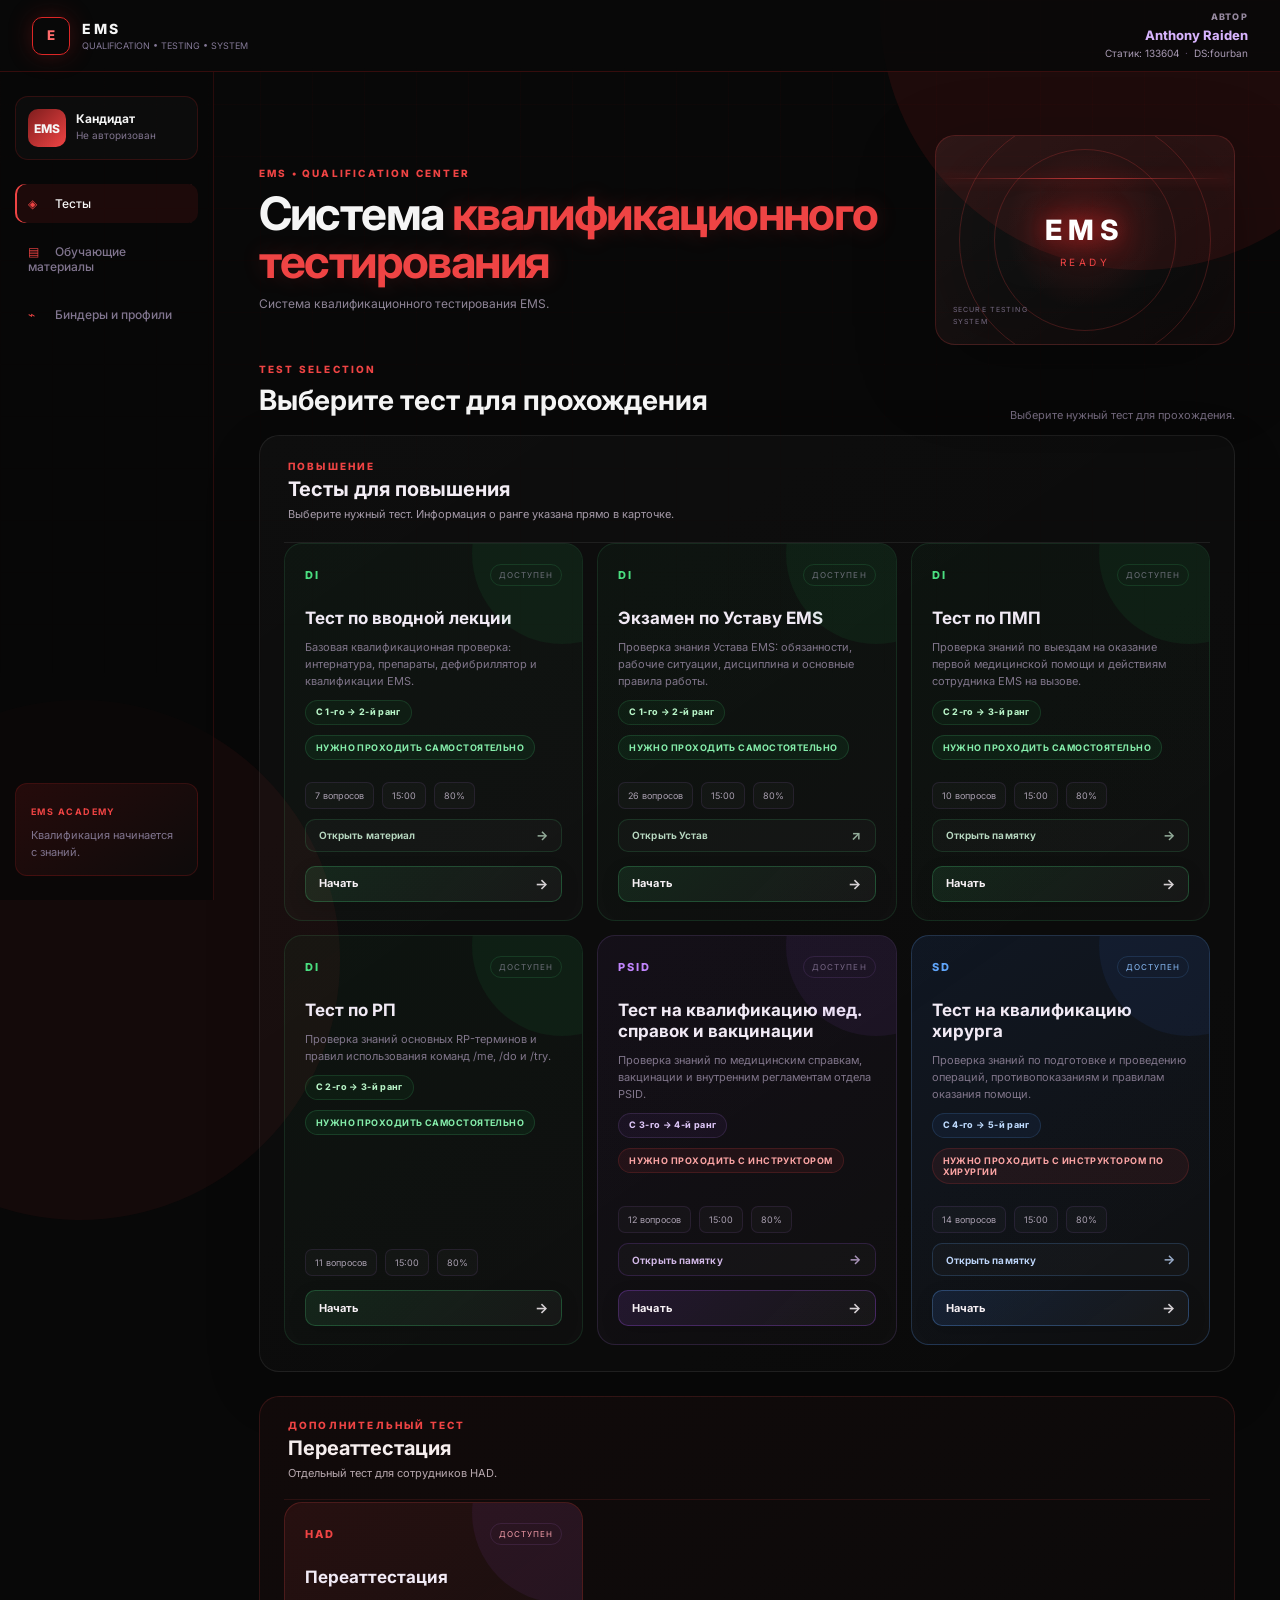
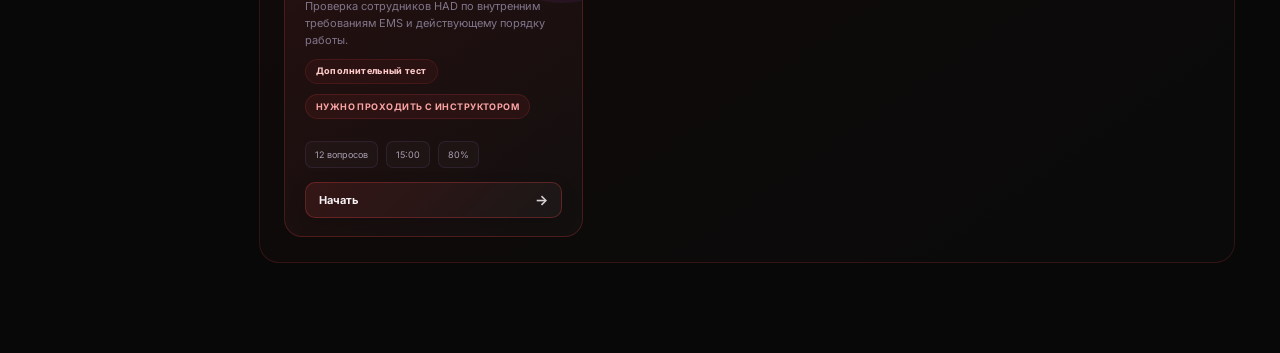
<file: index.html>
<!DOCTYPE html>

<html lang="ru">
<head>
<meta charset="utf-8"/>
<meta content="width=device-width, initial-scale=1.0" name="viewport"/>
<title>EMS • QUALIFICATION CENTER</title>
<link href="https://fonts.googleapis.com" rel="preconnect"/>
<link crossorigin="" href="https://fonts.gstatic.com" rel="preconnect"/>
<link href="https://fonts.googleapis.com/css2?family=Inter:wght@400;500;600;700;800&amp;display=swap" rel="stylesheet"/>
<link href="styles.css?v=42ae46be" rel="stylesheet"/>
<link href="assets/favicon.svg" rel="icon" type="image/svg+xml"/>
<meta content="#090909" name="theme-color"/>
<style>
.rp-block{margin:14px 0;padding:13px 16px;border:1px solid rgba(192,132,252,.15);background:rgba(255,255,255,.03);border-radius:10px;color:#d9d0df;font-family:ui-monospace,SFMono-Regular,Consolas,monospace;font-size:12px;line-height:1.7;overflow:auto}
.algorithm-card h4{margin:26px 0 10px;font-size:16px;color:#eee6f8}
.algorithm-card h5{margin:18px 0 8px;font-size:14px;color:#c084fc}
.source-note{font-size:11px;color:#766a82}
</style></head>
<body>
<div class="bg-grid"></div>
<div class="orb orb-a"></div>
<div class="orb orb-b"></div>
<header class="topbar">
<div class="brand">
<button class="brand-mark" id="mobileMenuBtn" type="button" aria-label="Открыть меню" aria-controls="siteSidebar" aria-expanded="false"><span class="brand-letter">E</span><span class="brand-menu-glyph" aria-hidden="true">≡</span></button>
<div>
<div class="brand-name">EMS</div>
<div class="brand-sub">QUALIFICATION • TESTING • SYSTEM</div>
</div>
</div>
<div class="top-author" aria-label="Автор сайта"><span class="top-author-label">АВТОР</span><button class="top-author-name" id="raidenEasterEggTrigger" type="button" aria-haspopup="dialog" aria-controls="raidenEasterEgg"><strong>Anthony Raiden</strong></button><span class="top-author-meta">Статик: 133604 <i>·</i> DS:fourban</span></div>
</header>
<div class="mobile-nav-backdrop" id="mobileNavBackdrop" aria-hidden="true"></div>
<main class="shell">
<aside class="sidebar" id="siteSidebar">
<div class="profile-card">
<div class="avatar" id="candidateAvatar">PS</div>
<div>
<strong>Кандидат</strong>
<span id="candidateLabel">Не авторизован</span><span class="static-id-label" id="staticIdLabel"></span>
</div>
</div>
<nav>
<button class="nav-item active" data-screen="home"><span>◈</span> Тесты</button>
<button class="nav-item" data-screen="info"><span>▤</span> Обучающие материалы</button>
<button class="nav-item" data-screen="binders"><span>⌁</span> Биндеры и профили</button>
</nav>
<div class="side-note">
<span>EMS ACADEMY</span>
<p>Квалификация начинается с знаний.</p>
</div>
</aside>
<section class="content">
<div class="screen active" id="home">
<section class="home-hero-compact">
<div class="home-hero-copy">
<div class="eyebrow" id="heroEyebrow">EMS • QUALIFICATION CENTER</div>
<h1>Система <span>квалификационного тестирования</span></h1>
<p id="heroDescription">Выберите тест для прохождения.</p>
</div>
<div class="hero-panel" aria-label="Информация об отделе">
<div class="scan-line"></div>
<div class="panel-logo" id="panelLogo">EMS</div>
<div class="panel-circle" id="panelCircle">EMS</div>
<div class="panel-caption">SECURE TESTING<br/>SYSTEM</div>
</div>
</section>
<section class="section-head chooser-head home-test-heading">
<div><div class="eyebrow">TEST SELECTION</div><h2>Выберите тест для прохождения</h2></div>
<p class="chooser-hint">Выберите нужный тест для прохождения.</p>
</section>
<div class="flat-test-layout"><section class="promotion-tests-panel flat-promotion-panel"><div class="promotion-panel-head"><div class="eyebrow">ПОВЫШЕНИЕ</div><h2>Тесты для повышения</h2><p>Выберите нужный тест. Информация о ранге указана прямо в карточке.</p></div><div class="flat-test-grid promotion-flat-grid"><article class="test-choice di-choice" data-test="di">
<div class="choice-top"><span class="choice-code">DI</span><span class="choice-status">ДОСТУПЕН</span></div>
<h3>Тест по вводной лекции</h3>
<p>Базовая квалификационная проверка: интернатура, препараты, дефибриллятор и квалификации EMS.</p><div class="choice-rank">С 1-го → 2-й ранг</div>
<div class="choice-note self">Нужно проходить самостоятельно</div>
<div class="choice-meta"><span>7 вопросов</span><span>15:00</span><span>80%</span></div>
<button class="choice-material" data-study-screen="lecture" type="button">Открыть материал <b>→</b></button>
<button class="choice-start" type="button">Начать <b>→</b></button>
</article><article class="test-choice di-choice" data-test="di_ustav">
<div class="choice-top"><span class="choice-code">DI</span><span class="choice-status">ДОСТУПЕН</span></div>
<h3>Экзамен по Уставу EMS</h3>
<p>Проверка знания Устава EMS: обязанности, рабочие ситуации, дисциплина и основные правила работы.</p><div class="choice-rank">С 1-го → 2-й ранг</div>
<div class="choice-note self">Нужно проходить самостоятельно</div>
<div class="choice-meta"><span>26 вопросов</span><span>15:00</span><span>80%</span></div>
<a class="choice-material" href="https://forum.majestic-rp.ru/threads/ustav-emergency-medical-service.3617851/" target="_blank" rel="noopener noreferrer">Открыть Устав <b>↗</b></a>
<button class="choice-start" type="button">Начать <b>→</b></button>
</article><article class="test-choice di-choice" data-test="di_pmp">
<div class="choice-top"><span class="choice-code">DI</span><span class="choice-status">ДОСТУПЕН</span></div>
<h3>Тест по ПМП</h3>
<p>Проверка знаний по выездам на оказание первой медицинской помощи и действиям сотрудника EMS на вызове.</p><div class="choice-rank">С 2-го → 3-й ранг</div>
<div class="choice-note self">Нужно проходить самостоятельно</div>
<div class="choice-meta"><span>10 вопросов</span><span>15:00</span><span>80%</span></div>
<button class="choice-material" data-study-screen="pmp" type="button">Открыть памятку <b>→</b></button>
<button class="choice-start" type="button">Начать <b>→</b></button>
</article><article class="test-choice di-choice" data-test="di_rp">
<div class="choice-top"><span class="choice-code">DI</span><span class="choice-status">ДОСТУПЕН</span></div>
<h3>Тест по РП</h3>
<p>Проверка знаний основных RP-терминов и правил использования команд /me, /do и /try.</p><div class="choice-rank">С 2-го → 3-й ранг</div>
<div class="choice-note self">Нужно проходить самостоятельно</div>
<div class="choice-meta"><span>11 вопросов</span><span>15:00</span><span>80%</span></div>
<button class="choice-start" type="button">Начать <b>→</b></button>
</article><article class="test-choice psid-choice" data-test="psid">
<div class="choice-top"><span class="choice-code">PSID</span><span class="choice-status">ДОСТУПЕН</span></div>
<h3>Тест на квалификацию мед. справок и вакцинации</h3>
<p>Проверка знаний по медицинским справкам, вакцинации и внутренним регламентам отдела PSID.</p><div class="choice-rank">С 3-го → 4-й ранг</div>
<div class="choice-note instructor">Нужно проходить с инструктором</div>
<div class="choice-meta"><span>12 вопросов</span><span>15:00</span><span>80%</span></div>
<button class="choice-material" data-study-screen="qualificationGuide" type="button">Открыть памятку <b>→</b></button>
<button class="choice-start" type="button">Начать <b>→</b></button>
</article><article class="test-choice surgery-choice" data-test="surgery">
<div class="choice-top"><span class="choice-code">SD</span><span class="choice-status">ДОСТУПЕН</span></div>
<h3>Тест на квалификацию хирурга</h3>
<p>Проверка знаний по подготовке и проведению операций, противопоказаниям и правилам оказания помощи.</p><div class="choice-rank">С 4-го → 5-й ранг</div>
<div class="choice-note instructor">Нужно проходить с инструктором по хирургии</div>
<div class="choice-meta"><span>14 вопросов</span><span>15:00</span><span>80%</span></div>
<button class="choice-material" data-study-screen="surgeryGuide" type="button">Открыть памятку <b>→</b></button>
<button class="choice-start" type="button">Начать <b>→</b></button>
</article></div></section><section class="extra-tests-panel flat-extra-panel"><div class="extra-tests-head"><div class="eyebrow">ДОПОЛНИТЕЛЬНЫЙ ТЕСТ</div><h2>Переаттестация</h2><p>Отдельный тест для сотрудников HAD.</p></div><div class="flat-test-grid extra-flat-grid"><article class="test-choice had-choice" data-test="charter">
<div class="choice-top"><span class="choice-code">HAD</span><span class="choice-status">ДОСТУПЕН</span></div>
<h3>Переаттестация</h3>
<p>Проверка сотрудников HAD по внутренним требованиям EMS и действующему порядку работы.</p><div class="choice-rank">Дополнительный тест</div>
<div class="choice-note instructor">Нужно проходить с инструктором</div>
<div class="choice-meta"><span>12 вопросов</span><span>15:00</span><span>80%</span></div>
<button class="choice-start" type="button">Начать <b>→</b></button>
</article></div></section></div>
</div>

<div class="screen" id="info">
<div class="page-title info-title">
<div class="eyebrow">EMS • INFORMATION</div>
<h1>Обучающие материалы</h1>
<p>Материалы и полезная информация для сотрудников EMS.</p>
</div>
<div class="internship-guide-grid qualification-guide-grid info-overview-guide-grid">
<article class="internship-guide-card" id="openInternshipBtn">
<div class="guide-cover"><img alt="Материалы интернатуры" src="assets/cover_intro.webp"/><span class="guide-icon">▣</span><span class="guide-badge">01</span></div>
<div class="guide-body"><div class="guide-meta">ОБУЧЕНИЕ</div><h3>Интернатура</h3><p>8 учебных материалов для подготовки к работе и повышению в EMS.</p><span class="guide-link">Открыть раздел <b>→</b></span></div>
</article>
<article class="internship-guide-card" id="openQualificationsBtn">
<div class="guide-cover"><img alt="Квалификации" src="assets/cover_vaccination.webp"/><span class="guide-icon">✚</span><span class="guide-badge">02</span></div>
<div class="guide-body"><div class="guide-meta">РАЗВИТИЕ</div><h3>Квалификации</h3><p>2 памятки по квалификациям EMS с учебными материалами и инструкциями.</p><span class="guide-link">Открыть материалы <b>→</b></span></div>
</article>
</div>
</div>
<div class="screen binders-screen" id="binders">
<div class="page-title binders-title">
<div class="eyebrow">EMS • TOOLS</div>
<h1>Биндеры и профили</h1>
<p>Скачайте нужный биндер, затем выберите профиль EMS и подходящий вариант.</p>
</div>

<section class="binder-programs">
<article class="binder-program-card" data-binder-program="a5i">
<div class="binder-program-icon">A5</div>
<div class="binder-program-copy">
<span class="binder-kicker">ПРОГРАММА 01</span>
<h2>A5iBinder</h2>
<p>Профили в формате <b>.a5i</b>.</p>
<div class="binder-guide-copy"><strong>Видео-инструкция по программе</strong><span>Установка и базовая настройка</span></div>
</div>
<div class="binder-program-actions">
<a class="btn primary binder-download-main" href="https://drive.google.com/uc?export=download&id=1GeOIz-69fxZPPzydHryrPaoZy-spYHat" target="_blank" rel="noopener noreferrer">Скачать программу →</a>
<button class="btn ghost binder-select-program" type="button" data-binder-target="a5i">Показать профили</button>
<a class="btn ghost binder-guide-link" href="https://www.youtube.com/watch?v=eZ74JZRfTPk" target="_blank" rel="noopener noreferrer">▶ Смотреть инструкцию</a>
</div>
</article>

<article class="binder-program-card" data-binder-program="binderbot">
<div class="binder-program-icon">BB</div>
<div class="binder-program-copy">
<span class="binder-kicker">ПРОГРАММА 02</span>
<h2>BinderBot</h2>
<p>Профили в форматах <b>.json</b> и <b>.bb</b>.</p>
<div class="binder-guide-copy"><strong>Видео-инструкция по программе</strong><span>Установка и базовая настройка</span></div>
</div>
<div class="binder-program-actions">
<a class="btn primary binder-download-main" href="https://drive.google.com/uc?export=download&id=134Ud7A106xy8oa5qgPS_yvPSGk9iMW23" target="_blank" rel="noopener noreferrer">Скачать программу →</a>
<button class="btn ghost binder-select-program" type="button" data-binder-target="binderbot">Показать профили</button>
<a class="btn ghost binder-guide-link" href="https://www.youtube.com/watch?v=oyUuthNrlVQ" target="_blank" rel="noopener noreferrer">▶ Смотреть инструкцию</a>
</div>
</article>
</section>

<section class="binder-profiles-section">
<div class="binder-profiles-head">
<div>
<div class="eyebrow">PROFILES</div>
<h2 id="binderProfilesTitle">Профили EMS</h2>
<p>Сначала выберите программу, затем нужную категорию и вариант профиля.</p>
</div>

</div>

<div class="binder-profile-grid" data-binder-panel="a5i" hidden>
<article class="binder-profile-card"><div class="binder-profile-top"><span>EMS</span><span>.A5I</span></div><h3>Стандартный EMS</h3><p>Базовый профиль для повседневной работы сотрудника EMS.</p><div class="binder-gender-actions"><a href="https://drive.google.com/uc?export=download&id=1I_qj02HeNLo7E90INIdZ45kJXWmgam2n" target="_blank" rel="noopener noreferrer">♂ Мужской</a><a href="https://drive.google.com/uc?export=download&id=1F0oCXYA8QdUPAYxbw5sSEL-TUX52_8rt" target="_blank" rel="noopener noreferrer">♀ Женский</a></div></article>
<article class="binder-profile-card"><div class="binder-profile-top"><span>EMS</span><span>.A5I</span></div><h3>Ветеринария</h3><p>Профиль для квалификации и работы по направлению ветеринарии.</p><div class="binder-gender-actions"><a href="https://drive.google.com/uc?export=download&id=1gNWjZ-o3rozRprZ9cf04KhdOD0_sMwtg" target="_blank" rel="noopener noreferrer">♂ Мужской</a><a href="https://drive.google.com/uc?export=download&id=1ScHygRA2xPtpFip6_nJqM7fL0pHrv5uM" target="_blank" rel="noopener noreferrer">♀ Женский</a></div></article>
<article class="binder-profile-card"><div class="binder-profile-top"><span>EMS</span><span>.A5I</span></div><h3>Хирургия</h3><p>Профиль для квалификации и работы по направлению хирургии.</p><div class="binder-gender-actions"><a href="https://drive.google.com/uc?export=download&id=12leu_1IVGtDyFIhhwxhieTh0b0I2P3Qv" target="_blank" rel="noopener noreferrer">♂ Мужской</a><a href="https://drive.google.com/uc?export=download&id=1X3aNAjL1Xzu19IkxeWHF2-GD9kCTgM08" target="_blank" rel="noopener noreferrer">♀ Женский</a></div></article>
<article class="binder-profile-card"><div class="binder-profile-top"><span>PSID</span><span>.A5I</span></div><h3>PSID — SES</h3><p>Профиль санитарно-эпидемиологического направления PSID.</p><div class="binder-gender-actions"><a href="https://drive.google.com/uc?export=download&id=1CRBQ6yPGhsG0y5OyFA-Bb4HQZglpmlkY" target="_blank" rel="noopener noreferrer">♂ Мужской</a><a href="https://drive.google.com/uc?export=download&id=1wLtqPOpdRsq4K9iWyLOHaEAEK-k70qEQ" target="_blank" rel="noopener noreferrer">♀ Женский</a></div></article>
<article class="binder-profile-card"><div class="binder-profile-top"><span>PSID</span><span>.A5I</span></div><h3>PSID — Психология</h3><p>Профиль для проведения психологических проверок и связанных отыгровок.</p><div class="binder-gender-actions"><a href="https://drive.google.com/uc?export=download&id=1Im5YEC3Gr-5g7zLhGfg7NDid0D4WJQso" target="_blank" rel="noopener noreferrer">♂ Мужской</a><a href="https://drive.google.com/uc?export=download&id=18X8q-vDR9zMovHszRG2GCp8pKtQ3D9Fg" target="_blank" rel="noopener noreferrer">♀ Женский</a></div></article>
</div>

<div class="binder-profile-grid" data-binder-panel="binderbot" hidden>
<article class="binder-profile-card"><div class="binder-profile-top"><span>EMS</span><span>.JSON</span></div><h3>Стандартный EMS</h3><p>Базовый профиль для повседневной работы сотрудника EMS.</p><div class="binder-gender-actions"><a href="https://drive.google.com/uc?export=download&id=1jEw2Mr-kdsJRKByPWHexQ7jCG6h9LZTd" target="_blank" rel="noopener noreferrer">♂ Мужской</a><a href="https://drive.google.com/uc?export=download&id=1AAjSLuwVesV_IgQA42cLSrDK-FIYvg0K" target="_blank" rel="noopener noreferrer">♀ Женский</a></div></article>
<article class="binder-profile-card"><div class="binder-profile-top"><span>EMS</span><span>.JSON</span></div><h3>Ветеринария</h3><p>Профиль для квалификации и работы по направлению ветеринарии.</p><div class="binder-gender-actions"><a href="https://drive.google.com/uc?export=download&id=1kY_yMYvFzwPv8cs8BdIlxe1j2yKekhqR" target="_blank" rel="noopener noreferrer">♂ Мужской</a><a href="https://drive.google.com/uc?export=download&id=12R9vVRMt7yqW-_EFrgU6aDVR_ofDYyNE" target="_blank" rel="noopener noreferrer">♀ Женский</a></div></article>
<article class="binder-profile-card"><div class="binder-profile-top"><span>EMS</span><span>.JSON</span></div><h3>Хирургия</h3><p>Профиль для квалификации и работы по направлению хирургии.</p><div class="binder-gender-actions"><a href="https://drive.google.com/uc?export=download&id=1-6l_gfgClTimG2ObMEnBxe0cVnKtY2pQ" target="_blank" rel="noopener noreferrer">♂ Мужской</a><a href="https://drive.google.com/uc?export=download&id=1FpuZ3-oU2lywUn2M-x96AWZfvzaNSuxZ" target="_blank" rel="noopener noreferrer">♀ Женский</a></div></article>
<article class="binder-profile-card"><div class="binder-profile-top"><span>PSID</span><span>.BB</span></div><h3>PSID — SES</h3><p>Профиль санитарно-эпидемиологического направления PSID.</p><div class="binder-gender-actions"><a href="https://drive.google.com/uc?export=download&id=1q_xo6atNcPb0rbxKrDmPbw6xDPkINxVK" target="_blank" rel="noopener noreferrer">♂ Мужской</a><a href="https://drive.google.com/uc?export=download&id=1yvndTewOQjHoHdJGx2Iwf0uFyKD1anWx" target="_blank" rel="noopener noreferrer">♀ Женский</a></div></article>
<article class="binder-profile-card"><div class="binder-profile-top"><span>PSID</span><span>.BB</span></div><h3>PSID — Психология</h3><p>Профиль для проведения психологических проверок и связанных отыгровок.</p><div class="binder-gender-actions"><a href="https://drive.google.com/uc?export=download&id=1lwQ333q5KDdmg21SCV_fF2gGs5-HqoTm" target="_blank" rel="noopener noreferrer">♂ Мужской</a><a href="https://drive.google.com/uc?export=download&id=1xj8BNHkK6TJtM97NwoErZrT0Qm80DzDH" target="_blank" rel="noopener noreferrer">♀ Женский</a></div></article>
</div>

<div class="binder-help">
<div><strong>Как пользоваться?</strong><span>1. Скачайте программу → 2. Выберите профиль → 3. Выберите мужской или женский вариант.</span></div>
<a class="btn ghost" href="https://drive.google.com/drive/folders/1EGY6EHuBD7hINklj-WPl7AffOZHp3TR9?usp=drive_link" target="_blank" rel="noopener noreferrer">Открыть всю папку Google Drive ↗</a>
</div>
</section>
</div>
<div class="screen qualification-menu-screen" id="qualificationMenu">
<div class="page-title internship-header">
<button class="btn ghost" id="backFromQualificationMenu">← Назад к информации</button>
<div class="eyebrow">EMS • QUALIFICATIONS</div>
<h1>Квалификации</h1>
<p>Выберите нужную памятку и изучайте материал по квалификации.</p><div class="section-test-note instructor-test-note">Тесты по квалификациям проходят с инструктором.</div>
</div>
<div class="internship-guide-grid qualification-guide-grid">
<article class="internship-guide-card" data-open="qualificationGuide">
<div class="guide-cover"><img alt="Памятка: Выдача медицинских карт и вакцинация" src="assets/cover_vaccination.webp"/><span class="guide-icon">▣</span><span class="guide-badge">01</span></div>
<div class="guide-body"><div class="guide-meta">КВАЛИФИКАЦИЯ</div><h3>Памятка: Выдача медицинских карт и вакцинация</h3><p>Единый учебный материал по вакцинации и выдаче медицинских справок.</p><span class="guide-link">Открыть памятку <b>→</b></span></div>
</article>
<article class="internship-guide-card" data-open="surgeryGuide">
<div class="guide-cover"><img alt="Памятка по квалификации Хирургия" src="assets/cover_surgery.webp"/><span class="guide-icon">✚</span><span class="guide-badge">02</span></div>
<div class="guide-body"><div class="guide-meta">КВАЛИФИКАЦИЯ</div><h3>Памятка по квалификации «Хирургия»</h3><p>Подготовка и проведение операций, противопоказания, правила оказания помощи и рабочие места.</p><span class="guide-link">Открыть памятку <b>→</b></span></div>
</article>
</div>
</div>
<div class="screen material-screen qualifications-screen surgery-guide-screen" id="surgeryGuide">
<div class="page-title lecture-header">
<button class="btn ghost" id="backFromSurgery">← Назад к квалификациям</button>
<div class="eyebrow">QUALIFICATION • SURGERY</div>
<h1>Памятка по квалификации «Хирургия»</h1>
<p>Основные правила подготовки и проведения операций для сотрудников с квалификацией хирурга.</p>
</div>

<div class="qualification-doc surgery-doc">
<article class="material-card surgery-important">
<div class="lecture-label"><span>!</span> ВАЖНО</div>
<p>Если вы не имеете квалификации <b>хирурга</b> или <b>ветеринара</b>, а квалифицированных сотрудников в штате нет, не пытайтесь проводить лечение самостоятельно. Попросите пациента записаться на портале штата.</p>
<p>Если ситуация экстренная — обратитесь к <b>старшему составу EMS</b>.</p>
</article>

<section class="qualification-section">
<div class="qualification-section-head"><span>01</span><div><div class="qualification-kicker">ПРОЦЕДУРА</div><h2>Проведение операций</h2></div></div>
<article class="material-card">
<p>Перед началом операции обязательно <b>проверьте документы пациента</b> и получите согласие на медицинское лечение и обработку данных. Согласие отыгрывается перед каждой операцией.</p>
<h3>Согласие пациента</h3>
<pre class="rp-block">/do На столе лежат пустые формы согласия.
/me взял форму согласия в правую руку
/do Форма в правой руке.
/me передал форму согласия пациенту</pre>
<p>После того как пациент подписал форму:</p>
<pre class="rp-block">/me взял форму согласия у пациента
/me положил документ в папку
/do Подписанная форма согласия в папке.</pre>
</article>
</section>

<section class="qualification-section">
<div class="qualification-section-head"><span>02</span><div><div class="qualification-kicker">ПОДГОТОВКА</div><h2>Перед операцией</h2></div></div>
<article class="material-card">
<p>Непосредственно перед хирургическим вмешательством необходимо сменить рабочую форму, надеть чистый медицинский халат и перчатки. При необходимости пациенту проводится анестезия.</p>
<div class="lecture-note"><b>Анестезия</b> — процедура, применяемая для обезболивания пациента во время хирургического вмешательства.</div>
<h3>Подготовка хирургических инструментов</h3>
<pre class="rp-block">/me взял поднос с хирургическими инструментами со стола
/do Поднос с хирургическими инструментами в руках.
/me поставил поднос на специальный столик рядом с операционным столом</pre>
</article>
</section>

<section class="qualification-section">
<div class="qualification-section-head"><span>03</span><div><div class="qualification-kicker">ЗАВЕРШЕНИЕ</div><h2>После операции</h2></div></div>
<article class="material-card">
<ul class="material-list">
<li>Вывести пациента из состояния общей анестезии, если она применялась.</li>
<li>Снять хирургический халат и использованные перчатки.</li>
<li>Утилизировать использованные хирургические инструменты и расходные материалы.</li>
</ul>
<pre class="rp-block">/do На столе находится поднос с использованными хирургическими инструментами.
/me взял поднос с хирургическими инструментами со стола
/do Поднос в руках.
/me утилизировал использованные хирургические инструменты в предназначенный для этого контейнер
/me снял медицинские перчатки
/do Использованные перчатки в руках.
/me утилизировал использованные перчатки</pre>
</article>
</section>

<section class="qualification-section">
<div class="qualification-section-head"><span>04</span><div><div class="qualification-kicker">БЕЗОПАСНОСТЬ</div><h2>Противопоказания к операции</h2></div></div>
<article class="material-card">
<ul class="material-list">
<li>Пациент находится в неоперабельном состоянии.</li>
<li>Пациент не дал информированного согласия на медицинское лечение и обработку данных.</li>
<li>Риск хирургического вмешательства существенно превышает предполагаемую пользу от операции.</li>
<li>Имеются иные медицинские противопоказания, препятствующие безопасному проведению вмешательства.</li>
</ul>
</article>
</section>

<section class="qualification-section">
<div class="qualification-section-head"><span>05</span><div><div class="qualification-kicker">ПРАВИЛА ПОМОЩИ</div><h2>Когда сотрудник может отказать в помощи</h2></div></div>
<div class="surgery-law-grid">
<article class="material-card surgery-law-card emergency"><div class="lecture-label"><span>02</span> НЕОТЛОЖНАЯ ПОМОЩЬ</div><p>Отказ в предоставлении неотложной медицинской помощи <b>запрещается</b> и влечёт юридическую ответственность согласно действующему законодательству.</p><div class="duty-warning"><strong>Исключение:</strong> наличие прямого фактора угрозы жизни или здоровью самого сотрудника EMS.</div></article>
<article class="material-card surgery-law-card planned"><div class="lecture-label"><span>03</span> ПЛАНОВАЯ ПОМОЩЬ</div><p>Сотрудник EMS имеет право законно отказать в предоставлении плановой медицинской помощи, если:</p><ul class="material-list"><li>пациент проявляет оскорбительное поведение, неуважительное отношение к сотрудникам EMS или окружающим гражданам либо находится в неадекватном состоянии;</li><li>пациент не имеет возможности или отказывается оплатить регламентированную стоимость медицинских услуг.</li></ul></article>
</div>
<div class="lecture-note"><b>Важно:</b> неотложная медицинская помощь и плановая медицинская помощь — разные ситуации. Условия законного отказа от плановой помощи не распространяются на неотложную помощь.</div>
</section>

<section class="qualification-section">
<div class="qualification-section-head"><span>06</span><div><div class="qualification-kicker">ОПЕРАЦИОННЫЕ</div><h2>Места проведения операций</h2></div></div>
<article class="material-card">
<div class="surgery-location-grid"><div><strong>ELSH</strong><span>East Los Santos Hospital</span></div><div><strong>Paleto Bay</strong><span>Пригородная больница</span></div><div><strong>Sandy Shores</strong><span>Пригородная больница</span></div></div>
<div class="qualification-doc-images surgery-images">
<figure><img alt="Операционная зона EMS" src="assets/surgery_operating_area.webp"/><figcaption>Операционная зона EMS.</figcaption></figure>
<figure><img alt="Вход в операционную" src="assets/surgery_entrance.webp"/><figcaption>Вход в Oper. Room.</figcaption></figure>
<figure><img alt="Операционная комната" src="assets/surgery_room.webp"/><figcaption>Пример операционной комнаты.</figcaption></figure>
</div>
</article>
</section>

<section class="qualification-section">
<div class="qualification-section-head"><span>07</span><div><div class="qualification-kicker">СТОИМОСТЬ</div><h2>Актуальный прейскурант EMS</h2></div></div>
<article class="material-card surgery-price-card"><p>Стоимость хирургических и иных платных медицинских услуг определяется действующим прейскурантом EMS. Чтобы на сайте всегда оставалась актуальная информация, цены открываются напрямую из официального прейскуранта.</p><a class="btn primary" href="https://forum.majestic-rp.ru/threads/preiskurant-platnykh-uslug-emergency-medical-services.3617865/" target="_blank" rel="noopener noreferrer">Открыть актуальный прейскурант →</a></article>
</section>

<div class="surgery-actions surgery-bottom-actions"><button class="btn primary" id="openSurgeryBinders" type="button">Профили для биндеров →</button></div>
</div>
</div>
<div class="screen material-screen qualifications-screen" id="qualificationGuide">
<div class="page-title lecture-header">
<button class="btn ghost" id="backFromQualifications">← Назад к квалификациям</button>
<div class="eyebrow">EMS • QUALIFICATION</div>
<h1>Памятка: Выдача медицинских карт и вакцинация</h1>
<p>Единый учебный материал по квалификации. Сначала — вакцинация, затем — выдача медицинских справок.</p>
</div>
<div class="qualification-doc">
<section class="qualification-section">
<div class="qualification-section-head"><span>01</span><div><div class="qualification-kicker">ЧАСТЬ I</div><h2>Вакцинация</h2></div></div>
<article class="material-card">
<div class="lecture-label"><span>01.1</span> Кабинеты</div>
<p>Вакцинация проводится в отведённых для этого местах.</p>
<ul class="material-list">
<li><b>East Los Santos Hospital:</b> первый этаж — Operation Rooms; второй этаж — X-Ray X2 и X1.</li>
<li><b>Paleto Bay:</b> Operation Rooms, кабинеты Surgery и Ward 2.</li>
<li><b>Sandy Shores:</b> Operation Rooms, кабинеты Surgery и Ward 2.</li>
</ul>
<div class="qualification-doc-images">
<figure><img alt="Кабинеты вакцинации в East Los Santos Hospital" src="assets/vaccination_els.webp"/><figcaption>East Los Santos Hospital — кабинеты вакцинации.</figcaption></figure>
<figure><img alt="Кабинеты вакцинации в Paleto Bay" src="assets/vaccination_paleto.webp"/><figcaption>Paleto Bay — кабинеты вакцинации.</figcaption></figure>
<figure><img alt="Кабинеты вакцинации в Sandy Shores" src="assets/vaccination_sandy.webp"/><figcaption>Sandy Shores — кабинеты вакцинации.</figcaption></figure>
</div>
</article>
<article class="material-card">
<div class="lecture-label"><span>01.2</span> Болезни и препараты</div>
<p>Для квалификации важно знать соответствие медицинского препарата заболеванию.</p>
<div class="medication-grid">
<div><b>Азитромицин</b><span>ГРИПП</span></div>
<div><b>Активированный уголь</b><span>Отравление</span></div>
</div>
</article>
<article class="material-card">
<div class="lecture-label"><span>01.3</span> Стоимость</div>
<div class="price-grid">
<div class="price-card free"><strong>БЕСПЛАТНО</strong><span>Сотрудникам государственных структур при предъявлении опознавательного знака или удостоверения.</span></div>
<div class="price-card"><strong>5 000$</strong><span>Для гражданских лиц.</span></div>
</div>
</article>
<article class="material-card">
<div class="lecture-label"><span>01.4</span> Алгоритм вакцинации</div>
<ol class="material-steps">
<li>Спросить, что случилось, и попросить описать симптомы.</li>
<li><b>Попросить снять верхнюю одежду и маску</b> (при наличии маски на лице пациента).</li>
<li><b>G → Фракционное → Диагностировать болезнь.</b></li>
<li>Спросить, является ли пациент государственным служащим:<br/><b>Да</b> — вакцинация бесплатно.<br/><b>Нет</b> — попросить передать <b>5000$</b>.</li>
<li><b>G → Фракционное → Вакцинировать.</b></li>
<li>Пройти мини-игру: соотнести колбы по цвету с заражениями.</li>
<li>После успешного прохождения мини-игры нужный препарат автоматически берётся. Важно, чтобы препарат находился в инвентаре.</li>
<li>Попросить пациента одеться и пожелать крепкого здоровья.</li>
</ol>
</article>
</section>
<section class="qualification-section">
<div class="qualification-section-head"><span>02</span><div><div class="qualification-kicker">ЧАСТЬ II</div><h2>Выдача медицинских справок</h2></div></div>
<article class="material-card">
<div class="lecture-label"><span>02.1</span> Кабинеты</div>
<ul class="material-list">
<li><b>East Los Santos Hospital:</b> второй этаж — Office 1–01, Office 2–02, Office 3–03.</li>
<li><b>Sandy Shores и Paleto Bay:</b> Operation Rooms, кабинеты Surgery и Ward 2.</li>
</ul>
<div class="qualification-doc-images">
<figure><img alt="Кабинеты для выдачи медицинских справок в East Los Santos Hospital" src="assets/qualification_pillbox.png"/><figcaption>East Los Santos Hospital — кабинеты Office 01–03.</figcaption></figure>
<figure><img alt="Кабинеты для выдачи медицинских справок в Sandy Shores" src="assets/certificates_sandy.webp"/><figcaption>Sandy Shores — кабинеты Surgery и Ward 2.</figcaption></figure>
<figure><img alt="Кабинеты для выдачи медицинских справок в Paleto Bay" src="assets/certificates_paleto.webp"/><figcaption>Paleto Bay — кабинеты Surgery и Ward 2.</figcaption></figure>
</div>
</article>
<article class="material-card">
<div class="lecture-label"><span>02.2</span> Стоимость</div>
<div class="price-grid">
<div class="price-card"><strong>2 500$</strong><span>Справка о физическом здоровье.</span></div>
<div class="price-card"><strong>5 000$</strong><span>Справка о психическом здоровье.</span></div>
<div class="price-card total"><strong>7 500$</strong><span>Общая стоимость двух справок.</span></div>
</div>
</article>
<article class="material-card">
<div class="lecture-label"><span>02.3</span> Алгоритм выдачи справки</div>
<div class="algorithm-card">
<h3>Первичная выдача</h3>
<p>Если у пациента ранее не было медицинской справки, проводится <b>полная проверка физического и психологического здоровья</b>.</p>
<h4>1. Начало процедуры</h4>
<ol class="material-steps">
<li><b>Представиться:</b> «Меня зовут Иван Иванов, я врач этой больницы.»</li>
<li><b>Уточнить оплату:</b> «Есть ли у вас 7500 наличными?»<br/>2500$ — физическое здоровье; 5000$ — психологическое здоровье.</li>
<li><b>Проверить предыдущую справку</b>, если она имеется. Функциональное КД справки — 7 дней; справка для государственных служащих — 2 недели; справка для лётной лицензии — 2 недели.</li>
</ol>
<h4>2. Проверка физического здоровья</h4>
<h5>Проверка зрения</h5>
<p>Попросите пациента снять очки и освободить глаза для проверки.</p>
<blockquote>«Снимите, пожалуйста, очки, сейчас проверим ваше зрение.»</blockquote>
<p>Поставьте пациента напротив таблицы с буквами.</p>
<blockquote>«Я буду Вам показывать буквы, а вы будете читать.»</blockquote>
<p><b>Проверка левого глаза:</b> попросите закрыть правый глаз.</p>
<blockquote>«Закройте, пожалуйста, правый глаз.»</blockquote>
<div class="rp-block"><div>/do Указка лежит на столе.</div><div>/me взял указку со стола, начал указывать на буквы</div><div>/me указал на буквы A, F, Q</div></div>
<blockquote>«Читайте буквы.»</blockquote>
<p><b>Проверка правого глаза:</b> попросите открыть правый и закрыть левый глаз.</p>
<blockquote>«Закройте, пожалуйста, левый глаз.»</blockquote>
<div class="rp-block"><div>/me указал на буквы H, O, S</div></div>
<blockquote>«Читайте буквы.»</blockquote>
<p>Если пациент испытывает трудности с чтением, зафиксируйте информацию о снижении зрения или необходимости очков.</p>
<div class="duty-warning"><strong>Важно:</strong> неправильное чтение букв само по себе не является причиной для отказа в медицинской справке.</div>
<h5>Обследование физического здоровья</h5>
<ol class="material-steps">
<li>Попросить пациента снять верхнюю одежду и обувь и лечь на кушетку.</li>
<li>Провести кардиограмму и зафиксировать результат.</li>
<li>Провести рентген и зафиксировать результат.</li>
<li>Попросить пациента одеться и предложить ознакомиться со снимками.</li>
</ol>
<blockquote>«Снимите, пожалуйста верхнюю одежду и обувь. Ложитесь на кушетку на спину. Сейчас я вам буду делать кардиограмму и рентген, не волнуйтесь, дышите в обычном темпе.»</blockquote>
<p class="source-note">Порядок ЭКГ и рентгена перенесён из исходной лекции.</p>
<h4>3. Проверка психологического здоровья</h4>
<p>После физического обследования попросите пациента присесть и объясните, что сейчас будут заданы несколько вопросов.</p>
<blockquote>«Присаживайтесь на стул. Задам вам несколько вопросов.»</blockquote>
<p><b>Обязательно задайте следующие вопросы:</b></p>
<ol class="material-steps">
<li>«Употребляете алкоголь? Курите?»</li>
<li>«Как относитесь к наркотическим веществам? Был ли опыт употребления наркотиков?»</li>
<li>«Занимаетесь спортом? Каким?»</li>
<li>«Как у вас обстоят дела с режимом сна? Сколько часов спите в сутки? Мучает ли бессонница?»</li>
<li>«Вас посещали когда-нибудь мысли о суициде?»</li>
</ol>
<p>При необходимости задайте дополнительные вопросы на адекватность пациента.</p>
<h5>Проверка изображения</h5>
<div class="rp-block"><div>/me достал из стола листок с изображением</div><div>/do На листочке изображено пятно в виде волка.</div></div>
<blockquote>«Сейчас покажу вам картинку, а вы скажите, на что похоже пятно.»</blockquote>
<div class="rp-block"><div>/me положил листок на стол</div></div>
<p>Если пациент видит животное или другое изображение, ответ считается корректным и сам по себе не является причиной для отказа в медицинской справке.</p>
<div class="duty-warning"><strong>Важно:</strong> ответ вроде «кровь» может послужить причиной для отказа в медицинской справке.</div>
<p>Если в биндере имеются дополнительные листочки с изображениями, их следует отыгрывать по очереди.</p>
<h4>4. Завершение проверки</h4>
<p>Озвучить необходимые пометки, заполнить документы и выдать соответствующие медицинские справки.</p>
<ol class="material-steps">
<li>Выдать справку о физическом здоровье.</li>
<li>Выдать справку о психологическом здоровье.</li>
<li>Сделать необходимый скриншот.</li>
</ol>
<div class="qualification-doc-single-image">
<figure><img alt="Пример врачебного свидетельства" src="assets/qualification_certificate.png"/><figcaption>Пример выданного врачебного свидетельства.</figcaption></figure>
</div>
<h3>Повторная выдача</h3>
<p>Если у пациента ранее уже была медицинская справка, сначала уточните:</p>
<blockquote>«Возникали ли у вас какие-либо проблемы со здоровьем с момента получения предыдущей справки?»</blockquote>
<ul class="material-list">
<li><b>Если проблем не было</b> — можно сразу переходить к проверке психологического здоровья.</li>
<li><b>Если проблемы были</b> — необходимо полностью провести проверку физического здоровья, после чего перейти к проверке психологического здоровья.</li>
</ul>
</div>
</article>
<article class="material-card">
<div class="lecture-label"><span>02.4</span> Основные правила</div>
<ul class="material-list">
<li>Вежливо и уважительно обращаться с пациентом.</li>
<li>В выдаче справки может быть отказано, если человек употребляет наркотики, злоупотребляет алкоголем на работе или психически нездоров.</li>
<li>Если оснований для отказа нет — медицинские справки выдаются пациенту.</li>
</ul>
</article>
</section>
</div>
</div>
<div class="screen internship-screen" id="internship">
<div class="page-title internship-header">
<button class="btn ghost" id="backFromInternship">← Назад к информации</button>
<div class="eyebrow">EMS • INTERNSHIP</div>
<h1>Интернатура</h1>
<p>Собрали все нужные материалы в одном месте. Выбирай тему и изучай по шагам.</p>
</div>
<div class="internship-guide-grid">
<article class="internship-guide-card" data-open="lecture">
<div class="guide-cover guide-cover-1"><img alt="Вводная лекция" src="assets/cover_intro.webp"/><span class="guide-icon">▣</span><span class="guide-badge">01</span></div>
<div class="guide-body"><div class="guide-meta">ОСНОВЫ</div><h3>Вводная лекция</h3><p>Базовые знания перед началом работы в EMS.</p><span class="guide-link">Открыть материал <b>→</b></span></div>
</article>
<article class="internship-guide-card" data-external="https://forum.majestic-rp.ru/threads/ustav-emergency-medical-service.3617851/">
<div class="guide-cover guide-cover-2"><img alt="Устав EMS" src="assets/cover_charter.webp"/><span class="guide-icon">▤</span><span class="guide-badge">02</span></div>
<div class="guide-body"><div class="guide-meta">ПРАВИЛА</div><h3>Устав EMS</h3><p>Актуальные правила и обязанности сотрудников.</p><div class="guide-actions"><a class="btn ghost small" href="https://forum.majestic-rp.ru/threads/ustav-emergency-medical-service.3617851/" rel="noopener noreferrer" target="_blank">Открыть Устав</a><button class="btn primary small" id="startCharterBtn2">Сдать экзамен →</button></div></div>
</article>
<article class="internship-guide-card" data-open="duty"><div class="guide-cover"><img alt="Дежурство EMS" src="assets/cover_duty.webp"/><span class="guide-icon">◷</span><span class="guide-badge">03</span></div><div class="guide-body"><div class="guide-meta">РАБОЧИЙ ПРОЦЕСС</div><h3>Как отстоять дежурство?</h3><p>Тайминг, скрины и обязательные требования.</p><span class="guide-link">Открыть памятку <b>→</b></span></div></article>
<article class="internship-guide-card" data-open="pmp"><div class="guide-cover"><img alt="Выезды на ПМП" src="assets/cover_pmp.webp"/><span class="guide-icon">✚</span><span class="guide-badge">04</span></div><div class="guide-body"><div class="guide-meta">ПМП</div><h3>Как ездить на вызовы ПМП?</h3><p>Подготовка, вызов, безопасность и завершение работы.</p><span class="guide-link">Открыть памятку <b>→</b></span></div></article>
<article class="internship-guide-card" data-open="codeine"><div class="guide-cover"><img alt="Кодеиновые таблетки" src="assets/cover_codeine.webp"/><span class="guide-icon">◉</span><span class="guide-badge">05</span></div><div class="guide-body"><div class="guide-meta">ЛЕКАРСТВА</div><h3>Как лечить кодеиновыми таблетками?</h3><p>Где брать, кому выдавать и какие скрины делать.</p><span class="guide-link">Открыть памятку <b>→</b></span></div></article>
<article class="internship-guide-card" data-open="screens"><div class="guide-cover"><img alt="Критерии для скриншотов" src="assets/cover_screens.webp"/><span class="guide-icon">▧</span><span class="guide-badge">06</span></div><div class="guide-body"><div class="guide-meta">ОТЧЁТНОСТЬ</div><h3>Критерии для скриншотов</h3><p>Правильные фото для таблеток, дежурств, ПМП и медкарт.</p><span class="guide-link">Открыть памятку <b>→</b></span></div></article>
<article class="internship-guide-card" data-open="getid"><div class="guide-cover"><img alt="Удостоверение" src="assets/cover_getid.webp"/><span class="guide-icon">▱</span><span class="guide-badge">07</span></div><div class="guide-body"><div class="guide-meta">ДОКУМЕНТЫ</div><h3>Как получить удостоверение</h3><p>Путь от Government до получения удостоверения.</p><span class="guide-link">Открыть инструкцию <b>→</b></span></div></article>
<article class="internship-guide-card" data-open="bodycam"><div class="guide-cover"><img alt="Боди-камера" src="assets/cover_bodycam.webp"/><span class="guide-icon">◫</span><span class="guide-badge">08</span></div><div class="guide-body"><div class="guide-meta">НАСТРОЙКА</div><h3>Как включить боди-камеру</h3><p>Где назначить клавишу и как не выключить камеру случайно.</p><span class="guide-link">Открыть инструкцию <b>→</b></span></div></article>
</div>
</div>
<div class="screen material-screen" id="lecture">
<div class="page-title lecture-header">
<button class="btn ghost" id="backToInfo">← Назад к информации</button>
<div class="eyebrow">EMS • INTRODUCTORY LECTURE</div>
<h1>Вводная лекция</h1>
<p>Базовые знания, необходимые сотруднику EMS перед началом работы.</p>
</div>
<div class="material-flow intro-lecture-flow">
<article class="material-card"><div class="lecture-label"><span>01</span> Правила выдачи медикаментов и оборудования</div>
<p>Права сотрудника на получение медикаментов и оборудования зависят от его ранга и полученных квалификаций.</p>
<h3>3-й ранг</h3><ul class="material-list"><li>Можно оформить заявку на получение <b>дефибриллятора</b>.</li><li>Можно брать эпинефрин — не более <b>25 шт.</b></li><li>Можно брать стерильные бинты — не более <b>40 шт. в сутки</b>.</li></ul>
<h3>2-й ранг</h3><ul class="material-list"><li>Можно брать кодеиновые таблетки — не более <b>72 шт.</b></li><li>Можно брать ИРП — не более <b>3 шт. раз в 2 часа</b>.</li></ul>
<h3>Квалификация «Выдача медицинских карт»</h3><ul class="material-list"><li>Азитромицин — не более <b>24 шт.</b></li><li>Активированный уголь — не более <b>24 шт.</b></li></ul>
<div class="lecture-note"><b>Соблюдай правила — используй ресурсы рационально.</b><br/>Знание правил — твоя помощь в работе.</div>
</article>
<article class="material-card"><div class="lecture-label"><span>02</span> Интернатура EMS</div>
<p>На прохождение интернатуры отводится <b>120 часов</b>. За этот период сотрудник проходит этапы с 1-го по 4-й ранг.</p>
<h3>1-й ранг — Студент</h3><ul class="material-list"><li>Ознакомительная часть.</li><li>Изучение основных материалов.</li><li>Прохождение необходимых тестов.</li></ul>
<h3>2-й ранг</h3><ul class="material-list"><li>Выдача кодеиновых таблеток.</li></ul>
<h3>3-й ранг — Фельдшер</h3><ul class="material-list"><li>Выдача кодеиновых таблеток.</li><li>Оказание первой медицинской помощи.</li></ul>
<h3>4-й ранг</h3><ul class="material-list"><li>Выдача кодеиновых таблеток.</li><li>Оказание ПМП.</li><li>Работа со справками и вакцинацией.</li><li>Переход в отделение PM.</li></ul>
</article>
<article class="material-card"><div class="lecture-label"><span>03</span> Рабочий график EMS</div><div class="schedule-grid"><div><span>Будние дни</span><strong>11:00–21:00</strong></div><div><span>Выходные дни</span><strong>12:00–21:00</strong></div></div></article>
<article class="material-card"><div class="lecture-label"><span>04</span> Отделы EMS</div><div class="department-grid"><div><b>DI</b><span>Подготавливает новых сотрудников и помогает им стать профессиональными врачами.</span></div><div><b>HAD</b><span>Осуществляет надзор за сотрудниками EMS, рассматривает нарушения и контролирует исполнение взысканий.</span></div><div><b>PSID</b><span>Занимается охраной здоровья населения, санитарными проверками, медицинскими справками и контролем инфекционных заболеваний.</span></div><div><b>PM</b><span>Основное рабочее отделение. Диагностика, лечение пациентов и взаимодействие с другими службами больницы.</span></div></div></article>
<article class="material-card"><div class="lecture-label"><span>05</span> Структура EMS</div><h3>Руководящий состав</h3><p>Главный врач и заместители Главного врача.</p><h3>Старший состав</h3><p>Заведующие отделениями, заместители заведующих отделениями и ассистенты Главного врача.</p><h3>Средний состав</h3><p>Сотрудники 4–10 порядковых рангов.</p><h3>Младший состав</h3><p>Сотрудники 1–3 порядковых рангов.</p><h3>HAD — администрация больницы</h3><p>Основная задача — надзорная деятельность за сотрудниками EMS.</p><h3>Старший состав отделения</h3><p>1 заведующий отделением и 3 заместителя заведующего отделением.</p></article>
<article class="material-card"><div class="lecture-label"><span>06</span> Квалификации EMS</div><p>В EMS предусмотрено <b>6 квалификаций</b>:</p><div class="qualification-grid"><div><b>Хирург</b><span>Диагностика и хирургическое лечение заболеваний и травм.</span></div><div><b>Ветеринар</b><span>Диагностика, лечение и профилактика заболеваний у животных.</span></div><div><b>Психолог</b><span>Работа с психологическими процессами, поведением и проблемами пациентов.</span></div><div><b>Выдача медицинских карт</b><span>Выдача медицинских карт и проведение вакцинации после обучения и сдачи экзамена.</span></div><div><b>Спасательно-поисковые работы (SAR)</b><span>Медицинская помощь и госпитализация в труднодоступных местах и территориях.</span></div><div><b>SES</b><span>Проверки на соблюдение санитарно-эпидемиологических норм.</span></div></div></article>
<article class="material-card"><div class="lecture-label"><span>07</span> Выдача кодеиновых таблеток</div><p>Во время интернатуры сотрудникам разрешено выдавать кодеиновые таблетки <b>в пригородных больницах</b>.</p><ul class="material-list"><li><b>Sandy Shores</b> — в коридоре рядом с палатами.</li><li><b>Paleto Bay</b> — в холле больницы.</li></ul><p>Для выдачи используются два варианта:</p><ul class="material-list"><li><b>«Продать таблетку»</b> — обычному гражданину.</li><li><b>«Вылечить игрока»</b> — государственному сотруднику, если он предъявил удостоверение.</li></ul></article>
<article class="material-card"><div class="lecture-label"><span>08</span> Эпинефрин и дефибриллятор</div><p>Для оказания первой медицинской помощи сотруднику необходим <b>дефибриллятор</b>.</p><div class="duty-warning"><strong>Оказывать ПМП без дефибриллятора строго запрещено.</strong></div><p>Следовательно, наличие эпинефрина само по себе не позволяет оказывать ПМП без дефибриллятора.</p><p>Эпинефрин доступен сотрудникам с 3-го ранга. Максимальное количество — <b>25 шт.</b></p></article>
<article class="material-card"><div class="lecture-label"><span>09</span> Медикаменты и их назначение</div><div class="medication-grid"><div><b>Азитромицин</b><span>ГРИПП</span></div><div><b>Активированный уголь</b><span>Отравление</span></div></div></article>
<article class="material-card intro-test-cta"><div class="lecture-label"><span>10</span> Проверка знаний</div><h2>Лекцию изучил?</h2><p>Проверь знания в уже существующем тесте по вводной лекции.</p><button class="btn primary" id="startIntroBtn">Пройти тест по вводной лекции <span>→</span></button></article>
</div>
</div>
<div class="screen" id="duty">
<div class="page-title lecture-header">
<button class="btn ghost" id="backToInfoDuty">← Назад к интернатуре</button>
<div class="eyebrow">EMS • INTERNSHIP</div>
<h1>Как отстоять дежурство?</h1>
<p>Памятка по оформлению дежурства и требованиям к фото-карточкам.</p>
</div>
<div class="duty-layout">
<article class="duty-card duty-hero-card">
<div class="duty-hero-image">
<img alt="Пример фото-карточки дежурства" loading="lazy" referrerpolicy="no-referrer" src="assets/guide_local_01.webp"/>
</div>
<div class="duty-hero-copy">
<span class="duty-label">ГЛАВНОЕ</span>
<h2>Дежурство засчитывается только при соблюдении всех требований.</h2>
<p>Соблюдай тайминг, делай правильные фото и обязательно фиксируй начало, продолжение и окончание дежурства во фракционной рации.</p>
</div>
</article>
<div class="duty-grid">
<article class="duty-card">
<div class="duty-card-top"><span class="duty-number">01</span><h3>Требования к скринам</h3></div>
<ul class="duty-list">
<li>Боди-камера должна быть включена — должен гореть красный огонёк.</li>
<li>На фото-карточке должен быть телефон, на котором видно время.</li>
<li>Во фракционной рации в <b>/f</b> должно быть написано: <b>«Начал / Продолжаю / Закончил дежурство в …»</b>.</li>
<li>Скрин дежурства можно делать в любом помещении на территории больницы.</li>
</ul>
</article>
<article class="duty-card">
<div class="duty-card-top"><span class="duty-number">02</span><h3>Тайминг</h3></div>
<ul class="duty-list">
<li>Начинай дежурство в ровные минуты: <b>10:00, 10:10, 10:20</b> и т. п.</li>
<li>Промежуток между скринами — <b>20 минут</b>.</li>
<li>Допускается опоздание не более <b>5 минут</b> и только один раз.</li>
<li>Итого стандартный отчёт — <b>4 фото</b>.</li>
<li>Если тайминг сорван, необходимо отдежурить ещё <b>20 минут</b> — тогда в отчёте будет 5 фото.</li>
</ul>
</article>
<article class="duty-card duty-wide">
<div class="duty-card-top"><span class="duty-number">03</span><h3>Последний скриншот</h3></div>
<div class="duty-warning"><strong>Правило пяти минут не распространяется на последний скриншот.</strong> Заканчивая дежурство, убедись, что фактически отстоял не меньше положенного часа.</div>
</article>
<article class="duty-card duty-wide">
<div class="duty-card-top"><span class="duty-number">04</span><h3>Важно</h3></div>
<ul class="duty-list">
<li>Если отсутствует любой обязательный элемент или ты напишешь о дежурстве в <b>/fb</b>, фото-карточка не засчитывается.</li>
<li>При опоздании более чем на 5 минут промежуток между скринами также не засчитывается и это время нужно фиксировать отдельно.</li>
<li>Требования действуют для любого дежурства: <b>ELSH, Sandy Shores, Paleto Bay</b>, а также 1 час дежурства ПМП по результатам брифинга.</li>
<li>В отчёт на повышение принимаются только фото, сделанные <b>после последнего повышения</b>.</li>
</ul>
</article>
</div>
<article class="duty-card duty-wide duty-photo-gallery-card">
<div class="duty-card-top"><span class="duty-number">05</span><h3>Примеры фото-карточек</h3></div>
<p class="duty-gallery-note">Примеры оформлены в том же порядке, что и в вашем отчёте.</p>
<div class="duty-photo-gallery">
<img alt="Пример фото-карточки дежурства 4" loading="lazy" referrerpolicy="no-referrer" src="assets/guide_local_04.webp"/>
<img alt="Пример фото-карточки дежурства 3" loading="lazy" referrerpolicy="no-referrer" src="assets/guide_local_03.webp"/>
<img alt="Пример фото-карточки дежурства 2" loading="lazy" referrerpolicy="no-referrer" src="assets/guide_local_02.webp"/>
<img alt="Пример фото-карточки дежурства 1" loading="lazy" referrerpolicy="no-referrer" src="assets/guide_local_01.webp"/>
</div>
</article>
</div>
</div>
<div class="screen material-screen" id="pmp"><div class="page-title lecture-header"><button class="btn ghost backToInternship">← Назад к интернатуре</button><div class="eyebrow">EMS • INTERNSHIP</div><h1>Как ездить на вызовы ПМП?</h1><p>Пошаговая памятка по подготовке, выезду и завершению вызова.</p></div><div class="material-flow">
<article class="material-card"><h2>Дефибриллятор</h2><p>После повышения до <b>Фельдшера (3-й ранг)</b> нужно получить дефибриллятор через заявку в канале запроса. Серийный номер закреплён за сотрудником. Передавать, продавать, выбрасывать или выкладывать дефибриллятор запрещено. При увольнении его нужно сдать.</p></article>
<article class="material-card"><h2>Подготовка к выездам</h2><p>Для ПМП необходимы <b>дефибриллятор</b> и <b>эпинефрины (до 25 шт.)</b>. Оказывать ПМП без дефибриллятора строго запрещено.</p><div class="material-images"><img src="assets/guide_local_05.webp"/><img src="assets/guide_local_06.webp"/></div></article>
<article class="material-card"><h2>Выезд</h2><p>Открываем планшет → <b>Emergency Medical Services</b> → <b>Доставка транспорта</b>. Доступность транспорта зависит от ранга: Novak и Landstalker — с 3; Scout — с 5; Buzzard — с 9 при наличии лицензии и SAR; Speedo II — с 9; Neon и Ambulance — с 11.</p><img class="material-wide-image" src="assets/guide_local_07.webp"/></article>
<article class="material-card"><h2>1. Стать в патруль</h2><p>Открываем вкладку вызовов и включаем <b>«В патруле»</b>. Фильтр причин вызова можно настроить под себя.</p><img class="material-wide-image" src="assets/guide_local_08.webp"/></article>
<article class="material-card"><h2>2. Принять вызов</h2><p>На планшете выбери вызов и нажми <b>«Принять вызов»</b>, либо используй уведомление: <b>Y</b> — принять, <b>H</b> — скрыть.</p><div class="material-images"><img src="assets/guide_local_09.webp"/><img src="assets/guide_local_10.webp"/></div></article>
<article class="material-card"><h2>3. Проверка безопасности</h2><p>После прибытия убедись: нет активной перестрелки, ты не в зоне дропа/тайников/каптов и твоей жизни никто не угрожает. После этого наведиcь на игрока → <b>G → Реанимировать</b>.</p><img class="material-wide-image" src="assets/guide_local_11.webp"/></article>
<article class="material-card"><h2>4. Мини-игра</h2><p>Нажимай <b>«Пробел»</b>, когда индикатор находится в зелёной зоне. Успешные нажатия заполняют прогресс, ошибки — шкалу ошибок.</p><img class="material-wide-image" src="assets/guide_local_12.webp"/></article>
<article class="material-card"><h2>5. Завершение</h2><p>После успешной реанимации сделай скрин: боди-камера включена и внизу есть уведомление о реанимации.</p><img class="material-wide-image pmp-completion-image" src="assets/guide_local_13.webp"/></article>
<article class="material-card"><h2>Отмена вызова</h2><p>Вызов можно отменить через планшет, если он находится в зоне активной перестрелки, на Кайо-Перико или во время мероприятий. Нажми <b>«Отклонить вызов»</b> и укажи причину.</p></article>
<article class="material-card callout"><h2>Важно</h2><p>На выезды ПМП разрешено выезжать <b>максимум вдвоём</b>. Исключение — обучение интернов.</p></article>
</div></div>
<div class="screen material-screen" id="codeine"><div class="page-title lecture-header"><button class="btn ghost backToInternship">← Назад к интернатуре</button><div class="eyebrow">EMS • INTERNSHIP</div><h1>Как лечить кодеиновыми таблетками?</h1><p>Выдача таблеток во время интернатуры.</p></div><div class="material-flow">
<article class="material-card"><h2>1. Получить таблетки</h2><p>Максимум — <b>72 шт.</b>, из ящика берётся сразу <b>24 шт.</b>. С 3-го ранга доступны наборы.</p><div class="material-images"><img src="assets/guide_local_14.webp"/><img src="assets/guide_local_15.webp"/></div></article>
<article class="material-card"><h2>2. Где выдавать</h2><p>Во время интернатуры таблетки разрешено выдавать только в <b>пригородных больницах</b>: Sandy Shores — коридор рядом с палатами; Paleto Bay — холл больницы.</p><img class="material-wide-image" src="assets/guide_local_16.webp"/></article>
<article class="material-card"><h2>3. Выбрать действие</h2><p><b>G → Фракционное → Продать таблетку / Вылечить игрока.</b> «Продать таблетку» — обычному гражданину. «Вылечить игрока» — государственному сотруднику, если он предъявил удостоверение.</p><img class="material-wide-image" src="assets/guide_local_17.webp"/></article>
<article class="material-card"><h2>4. Требования к скрину</h2><ul class="material-list"><li>Включена боди-камера.</li><li>Внизу есть уведомление, подтверждающее лечение.</li><li>Вы находитесь в правильном месте.</li><li>Один и тот же человек не лечится больше двух раз подряд.</li></ul></article>
</div></div>
<div class="screen material-screen" id="screens"><div class="page-title lecture-header"><button class="btn ghost backToInternship">← Назад к интернатуре</button><div class="eyebrow">EMS • INTERNSHIP</div><h1>Критерии для скриншотов</h1><p>Примеры правильных фото для основных действий интернатуры.</p></div><div class="material-flow">
<article class="material-card"><h2>Выдача таблеток</h2><ul class="material-list"><li>Вы находитесь в правильном месте.</li><li>Включена боди-камера.</li><li>Внизу есть уведомление, подтверждающее выдачу таблетки.</li></ul><div class="material-images"><img src="assets/guide_local_18.webp"/><img src="assets/guide_local_19.webp"/></div></article>
<article class="material-card"><h2>Дежурство в больнице</h2><ul class="material-list"><li>Включена боди-камера.</li><li>В IC-рацию /f отправлено начало, продолжение или окончание дежурства.</li><li>В руках телефон, на котором видно время.</li></ul><img class="material-wide-image" src="assets/guide_local_20.webp"/></article>
<article class="material-card"><h2>Выезд на ПМП с сотрудником 4+ ранга</h2><ul class="material-list"><li>Включена боди-камера.</li><li>Сотрудник 4+ ранга находится в поле зрения.</li></ul><img class="material-wide-image" src="assets/guide_local_21.webp"/></article>
<article class="material-card"><h2>Выдача медицинских справок</h2><ul class="material-list"><li>Включена боди-камера.</li><li>В чате видна отыгровка о выдаче медицинских карт.</li></ul><img class="material-wide-image" src="assets/guide_local_22.webp"/></article>
</div></div>
<div class="screen material-screen" id="getid"><div class="page-title lecture-header"><button class="btn ghost backToInternship">← Назад к интернатуре</button><div class="eyebrow">EMS • INTERNSHIP</div><h1>Как получить удостоверение</h1><p>Путь до Government и получение удостоверения.</p></div><div class="material-flow"><article class="material-card"><h2>Путь к мэрии</h2><ol class="material-steps"><li>Приезжай в Government — на карте это здание с колоннами.</li><li>Зайди через главный вход.</li><li>Подниматься на второй этаж не нужно: через арки по правой или левой стороне войди в нужную дверь.</li><li>Подойди к NPC и выбери «Получить удостоверение».</li></ol><div class="material-images government-guide-images"><img alt="Маршрут до Government" src="assets/government_route_map.png"/><img alt="Главный вход в Government" src="assets/government_main_entrance.png"/><img alt="Направление внутри Government" src="assets/government_lobby_directions.png"/><img alt="Дверь к NPC для получения удостоверения" src="assets/government_office_door.png"/></div></article></div></div>
<div class="screen material-screen" id="bodycam"><div class="page-title lecture-header"><button class="btn ghost backToInternship">← Назад к интернатуре</button><div class="eyebrow">EMS • INTERNSHIP</div><h1>Как включить боди-камеру</h1><p>Настрой клавишу один раз и больше не ищи настройку.</p></div><div class="material-flow"><article class="material-card"><h2>Путь в настройках</h2><p><b>F2 → Настройки → Назначение клавиш → Боди камера.</b></p><p>Лучше назначить отдельную клавишу, которую ты обычно не используешь, чтобы случайно не выключить камеру.</p><img class="material-wide-image" src="assets/bodycam_keybind_settings.png"/></article></div></div>
<div class="screen" id="test">
<div class="test-top">
<div><div class="eyebrow" id="testEyebrow">QUALIFICATION TEST • PSID</div><h1 id="questionTitle">Вопрос 1</h1></div>
<div class="timer" id="timer">15:00</div>
</div>
<div class="progress-wrap"><div class="progress"><span id="progressBar"></span></div><div class="progress-text"><span id="progressText">1 / 12</span><span id="progressStandard">PSID STANDARD</span></div></div>
<div class="question-card">
<div class="question-number" id="questionNumber">01</div>
<h2 id="questionText"></h2>
<div class="answers" id="answers"></div>
</div>
<div class="test-actions">
<button class="btn ghost" id="prevBtn">← Назад</button>
<button class="btn primary" id="nextBtn">Следующий →</button>
</div>
</div>
<div class="screen" id="result">
<div class="result-card">
<div class="result-ring"><span id="score">0%</span><small id="resultStatus">FAIL</small></div>
<div class="eyebrow" id="resultEyebrow">TEST COMPLETE • PSID</div>
<h1 id="resultTitle">Результат готов</h1>
<p id="resultText"></p>
<div class="result-meta"><span>Имя и фамилия</span><strong id="resultName">—</strong></div>
<div class="result-meta"><span>Static ID</span><strong id="resultStaticId">—</strong></div>
<div class="result-meta"><span>Правильных ответов</span><strong id="resultCorrect">0 / 12</strong></div>
<div class="candidate-answers-section">
<div class="eyebrow">ОТВЕТЫ КАНДИДАТА</div>
<h2 class="candidate-answers-title">Выбранные ответы</h2>
<div class="candidate-answers" id="candidateAnswers"></div>
</div>
<button class="btn primary" id="restartBtn">Вернуться к выбору теста</button>
</div>
</div>

</section>
</main>

<div class="modal" id="nameModal">
<div class="modal-box identity-modal">
<button class="identity-modal-close" id="closeNameModal" type="button" aria-label="Закрыть окно">×</button>
<div class="modal-logo">EMS</div>
<div class="eyebrow">IDENTIFICATION • CANDIDATE</div>
<h2>Представьтесь</h2>
<p>Введите игровое имя, фамилию и Static ID. После подтверждения выбранный тест начнётся автоматически.</p>
<div class="registration-instruction">
<div class="registration-instruction-title"><span>Инструкция</span><em>Перед началом теста</em></div>
<ol>
<li>Убедитесь, что выбран именно тот тест, который вы хотите пройти.</li>
<li>Укажите <b>игровое имя и фамилию</b> и <b>Static ID</b>.</li>
<li>Выберите один или несколько правильных вариантов ответа.</li>
<li><b>Сторонние ресурсы во время тестирования запрещены.</b></li>
<li>Для сдачи необходимо набрать <b>80% или выше</b>.</li>
</ol>
<p>После завершения теста не закрывайте страницу, пока экзаменатор не проверит результат.</p>
</div>
<label class="input-label" for="nameInput">Имя и фамилия</label>
<input autocomplete="name" id="nameInput" maxlength="40" placeholder="Например: Ivan Ivanov" type="text"/>
<label class="input-label" for="staticIdInput">Static ID</label>
<input autocomplete="off" id="staticIdInput" inputmode="numeric" maxlength="20" placeholder="Например: 123456" type="text"/>
<button class="btn primary full" id="confirmName">Продолжить →</button>
</div>
</div>
<div class="raiden-easter-egg" id="raidenEasterEgg" role="dialog" aria-modal="true" aria-label="Пасхалка Anthony Raiden" aria-hidden="true">
  <button class="raiden-easter-egg-backdrop" type="button" data-close-raiden aria-label="Закрыть пасхалку"></button>
  <div class="raiden-easter-egg-card">
    <img class="raiden-easter-egg-character" src="assets/anthony-raiden.webp" alt="Персонаж Anthony Raiden" />
    <div class="raiden-easter-egg-caption">ANTHONY RAIDEN <span>• EMS</span></div>
  </div>
</div>
<script>
(function(){
  const trigger=document.getElementById('raidenEasterEggTrigger');
  const modal=document.getElementById('raidenEasterEgg');
  if(!trigger||!modal)return;
  let leaveTimer=null,hideTimer=null;
  function clearTimers(){
    [leaveTimer,hideTimer].forEach(timer=>{if(timer)clearTimeout(timer);});
    leaveTimer=hideTimer=null;
  }
  function openEgg(){
    clearTimers();
    modal.classList.remove('is-leaving');
    modal.classList.add('is-visible');
    modal.setAttribute('aria-hidden','false');
    document.body.classList.add('raiden-egg-open');
    // 1.15 s to peek in, then stay fully visible for 3 s.
    hideTimer=setTimeout(startLeaving,4150);
  }
  function startLeaving(){
    if(!modal.classList.contains('is-visible')||modal.classList.contains('is-leaving'))return;
    modal.classList.add('is-leaving');
    leaveTimer=setTimeout(()=>{
      modal.classList.remove('is-visible','is-leaving');
      modal.setAttribute('aria-hidden','true');
      document.body.classList.remove('raiden-egg-open');
      clearTimers();
    },650);
  }
  trigger.addEventListener('click',openEgg);
  document.addEventListener('keydown',event=>{if(event.key==='Escape'&&modal.classList.contains('is-visible'))startLeaving();});
})();
</script>
<script src="app.js?v=0c95c468"></script>
</body>
</html>
</file>
<file: styles.css>
*{box-sizing:border-box}html,body{margin:0;min-height:100%;font-family:Inter,Arial,sans-serif;background:#090513;color:#f8f5ff}body{overflow-x:hidden}.bg-grid{position:fixed;inset:0;pointer-events:none;opacity:.16;background-image:linear-gradient(rgba(168,85,247,.22) 1px,transparent 1px),linear-gradient(90deg,rgba(168,85,247,.22) 1px,transparent 1px);background-size:52px 52px;mask-image:linear-gradient(to bottom,#000,transparent 85%)}.orb{position:fixed;width:520px;height:520px;border-radius:50%;opacity:.10;pointer-events:none}.orb-a{background:#8b3dff;top:-250px;right:-120px}.orb-b{background:#c026ff;bottom:-320px;left:-180px}.topbar{height:72px;border-bottom:1px solid rgba(192,132,252,.14);background:rgba(8,4,17,.78);display:flex;align-items:center;justify-content:space-between;padding:0 32px;position:sticky;top:0;z-index:10}.brand{display:flex;align-items:center;gap:12px}.brand-mark{width:38px;height:38px;border:1px solid #9b5cff;border-radius:10px;display:grid;place-items:center;color:#d9b8ff;font-weight:800;box-shadow:0 0 25px rgba(139,61,255,.3)}.brand-name{font-weight:800;letter-spacing:.18em;font-size:14px}.brand-sub{font-size:9px;color:#857a98;margin-top:3px}.top-status{font-size:12px;color:#aaa0b9}.status-dot{display:inline-block;width:7px;height:7px;border-radius:50%;background:#b65cff;box-shadow:0 0 10px #b65cff;margin-right:7px}.shell{display:flex;min-height:calc(100vh - 72px);position:relative}.sidebar{width:235px;border-right:1px solid rgba(192,132,252,.1);background:rgba(10,5,20,.55);padding:24px 15px;display:flex;flex-direction:column}.profile-card{display:flex;align-items:center;gap:10px;padding:12px;border:1px solid rgba(192,132,252,.13);background:rgba(255,255,255,.025);border-radius:13px;margin-bottom:24px}.avatar{width:38px;height:38px;border-radius:10px;background:linear-gradient(135deg,#7c2cff,#c084fc);display:grid;place-items:center;font-weight:800;font-size:12px}.profile-card strong{display:block;font-size:12px}.profile-card span{display:block;font-size:10px;color:#81758f;margin-top:3px;max-width:120px;overflow:hidden;text-overflow:ellipsis;white-space:nowrap}.nav-item{width:100%;border:0;background:none;color:#81758f;text-align:left;padding:12px 13px;border-radius:10px;margin-bottom:4px;cursor:pointer;font:500 12px Inter;transition:.2s}.nav-item span{width:24px;display:inline-block;color:#9b5cff}.nav-item:hover,.nav-item.active{background:rgba(139,61,255,.12);color:#eee6f8}.nav-item.active{box-shadow:inset 2px 0 #a855f7}.side-note{margin-top:auto;padding:15px;border-radius:12px;background:linear-gradient(145deg,rgba(139,61,255,.12),rgba(192,132,252,.025));border:1px solid rgba(168,85,247,.14)}.side-note span{font-size:9px;letter-spacing:.16em;color:#a855f7;font-weight:700}.side-note p{font-size:11px;line-height:1.5;color:#81758f;margin:8px 0 0}.content{width:min(1180px,calc(100% - 30px));margin:0 auto;padding:55px 45px 90px}.screen{display:none;animation:fade .35s ease}.screen.active{display:block}@keyframes fade{from{opacity:0;transform:translateY(8px)}to{opacity:1;transform:none}}.hero{display:grid;grid-template-columns:1.2fr .8fr;gap:60px;align-items:center;min-height:520px}.eyebrow{font-size:10px;letter-spacing:.22em;color:#a855f7;font-weight:800}.hero h1,.page-title h1,.test-top h1{font-size:clamp(38px,5vw,68px);line-height:.98;margin:18px 0 22px;letter-spacing:-.045em}.hero h1 span{color:#a855f7;text-shadow:0 0 30px rgba(168,85,247,.25)}.hero p{max-width:560px;color:#a39aaa;font-size:15px;line-height:1.75}.hero-actions{display:flex;gap:12px;margin-top:30px}.btn{border:0;border-radius:10px;padding:13px 18px;font:700 12px Inter;cursor:pointer;transition:.2s}.btn.primary{background:linear-gradient(135deg,#7c2cff,#b65cff);color:white;box-shadow:0 10px 30px rgba(139,61,255,.22)}.btn.primary:hover{transform:translateY(-2px);box-shadow:0 15px 35px rgba(139,61,255,.34)}.btn.ghost{background:rgba(255,255,255,.035);border:1px solid rgba(192,132,252,.18);color:#c7bdcf}.btn.ghost:hover{background:rgba(168,85,247,.08)}.btn.full{width:100%}.hero-panel{height:380px;border:1px solid rgba(192,132,252,.2);border-radius:24px;background:radial-gradient(circle at 50% 45%,rgba(139,61,255,.2),transparent 42%),linear-gradient(145deg,rgba(255,255,255,.05),rgba(255,255,255,.01));position:relative;overflow:hidden;display:flex;flex-direction:column;align-items:center;justify-content:center;box-shadow:inset 0 0 80px rgba(139,61,255,.05),0 25px 80px rgba(0,0,0,.25)}.hero-panel:before,.hero-panel:after{content:"";position:absolute;border:1px solid rgba(168,85,247,.2);border-radius:50%;width:260px;height:260px}.hero-panel:after{width:360px;height:360px}.panel-logo{font-size:30px;letter-spacing:.22em;font-weight:800;color:#eee6ff;text-shadow:0 0 25px #8b3dff;z-index:2}.panel-circle{font-size:11px;letter-spacing:.45em;color:#b65cff;margin-top:12px;z-index:2}.panel-caption{position:absolute;bottom:25px;left:25px;font-size:8px;line-height:1.7;letter-spacing:.16em;color:#766a82}.scan-line{position:absolute;width:100%;height:1px;background:linear-gradient(90deg,transparent,#c084fc,transparent);top:20%;box-shadow:0 0 12px #a855f7;animation:scan 4s ease-in-out infinite}@keyframes scan{50%{top:80%}}@media(prefers-reduced-motion:reduce){*,*::before,*::after{animation:none!important;transition:none!important}}.stats{display:grid;grid-template-columns:repeat(4,1fr);border-top:1px solid rgba(192,132,252,.12);border-bottom:1px solid rgba(192,132,252,.12);margin:10px 0 70px}.stat{padding:22px;border-right:1px solid rgba(192,132,252,.1)}.stat:last-child{border:0}.stat span{font-size:25px;font-weight:800}.stat small{display:block;color:#746a7e;font-size:10px;margin-top:5px}.section-head{margin-bottom:22px}.section-head h2{font-size:28px;margin:8px 0}.cards,.rules-grid{display:grid;grid-template-columns:repeat(3,1fr);gap:15px}.glass-card,.rule{padding:24px;border:1px solid rgba(192,132,252,.12);background:rgba(255,255,255,.025);border-radius:16px}.icon,.rule b{color:#a855f7;font-size:10px;letter-spacing:.12em}.glass-card h3,.rule h3{margin:15px 0 8px;font-size:16px}.glass-card p,.rule p{margin:0;color:#83798d;font-size:12px;line-height:1.7}.page-title{margin-bottom:35px}.page-title h1{font-size:50px}.page-title p{color:#81758f}.rules-grid{grid-template-columns:1fr 1fr;margin-bottom:25px}.rule{min-height:170px}.test-top{display:flex;justify-content:space-between;align-items:end}.test-top h1{font-size:38px;margin-bottom:0}.timer{font-variant-numeric:tabular-nums;font-size:20px;font-weight:800;color:#c084fc;padding:12px 16px;border:1px solid rgba(192,132,252,.18);border-radius:10px;background:rgba(168,85,247,.06)}.progress-wrap{margin:28px 0}.progress{height:5px;background:#1b1225;border-radius:10px;overflow:hidden}.progress span{display:block;height:100%;width:20%;background:linear-gradient(90deg,#7c2cff,#c084fc);box-shadow:0 0 12px #a855f7;transition:.3s}.progress-text{display:flex;justify-content:space-between;color:#70657a;font-size:9px;margin-top:9px}.question-card{position:relative;border:1px solid rgba(192,132,252,.15);background:rgba(255,255,255,.025);border-radius:18px;padding:45px;min-height:350px;overflow:hidden}.question-card:before{content:"";position:absolute;right:-100px;top:-100px;width:300px;height:300px;background:#8b3dff;opacity:.06;border-radius:50%}.question-number{color:#a855f7;font-size:11px;letter-spacing:.18em}.question-card h2{font-size:25px;line-height:1.35;max-width:800px;margin:15px 0 30px}.answers{display:grid;gap:10px;max-width:850px}.answer{padding:16px 18px;border:1px solid rgba(192,132,252,.12);border-radius:11px;background:rgba(255,255,255,.025);color:#bcb3c4;text-align:left;font:500 12px Inter;cursor:pointer;transition:.2s}.answer:hover{border-color:rgba(168,85,247,.45);background:rgba(168,85,247,.06)}.answer.selected{border-color:#a855f7;background:rgba(139,61,255,.14);color:#fff;box-shadow:0 0 20px rgba(139,61,255,.08)}.test-actions{display:flex;justify-content:space-between;margin-top:18px}.result-card{max-width:620px;margin:60px auto;text-align:center;border:1px solid rgba(192,132,252,.15);background:rgba(255,255,255,.025);border-radius:22px;padding:50px}.result-ring{width:150px;height:150px;border:1px solid rgba(168,85,247,.5);border-radius:50%;display:grid;place-items:center;margin:0 auto 30px;box-shadow:0 0 60px rgba(139,61,255,.15)}.result-ring span{font-size:32px;font-weight:800}.result-ring small{font-size:8px;letter-spacing:.18em;color:#a855f7;margin-top:-35px}.result-card h1{font-size:34px}.result-card p{color:#8d8395;line-height:1.6}.result-meta{display:flex;justify-content:space-between;padding:13px 0;border-bottom:1px solid rgba(192,132,252,.1);font-size:11px;color:#81758f}.result-meta strong{color:#eae3ef}.result-card .btn{margin-top:25px}.modal{position:fixed;inset:0;background:rgba(4,2,9,.82);display:none;align-items:center;justify-content:center;z-index:100;padding:20px}.modal.show{display:flex}.modal-box{width:min(430px,100%);padding:36px;border:1px solid rgba(192,132,252,.22);border-radius:20px;background:linear-gradient(145deg,#160b2b,#0c0615);box-shadow:0 18px 55px rgba(0,0,0,.45)}.modal-logo{font-size:13px;letter-spacing:.3em;color:#c084fc;font-weight:800;margin-bottom:28px}.modal-box h2{font-size:28px;margin:10px 0}.modal-box p{font-size:12px;line-height:1.7;color:#83798d}.modal-box input{width:100%;padding:14px;border:1px solid rgba(192,132,252,.2);background:#0a0512;color:white;border-radius:10px;outline:none;margin:10px 0 15px;font:500 12px Inter}.modal-box input:focus{border-color:#a855f7;box-shadow:0 0 0 3px rgba(168,85,247,.08)}@media(max-width:900px){.sidebar{display:none}.content{width:100%;padding:35px 20px}.hero{grid-template-columns:1fr}.hero-panel{height:280px}.cards{grid-template-columns:1fr}.stats{grid-template-columns:1fr 1fr}.rules-grid{grid-template-columns:1fr}.question-card{padding:28px}.topbar{padding:0 18px}.brand-sub{display:none}}
.image-answers{grid-template-columns:1fr 1fr;max-width:1000px;align-items:start}.image-answer{padding:0;overflow:hidden;position:relative}.image-answer img{display:block;width:100%;height:auto;aspect-ratio:1673/470;object-fit:cover}.image-label{display:block;padding:11px 14px;font-weight:700;color:#d8cdea;background:rgba(255,255,255,.035);border-bottom:1px solid rgba(192,132,252,.1)}.image-answer.selected .image-label{color:#fff;background:rgba(139,61,255,.18)}.check-box{width:18px;height:18px;border:1px solid rgba(192,132,252,.35);border-radius:5px;display:inline-grid;place-items:center;margin-right:10px;color:#fff;vertical-align:-4px;font-size:11px}.answer.selected .check-box{background:#a855f7;border-color:#a855f7}.select-answers{max-width:650px;gap:12px}.select-row{display:flex;align-items:center;justify-content:space-between;gap:20px;padding:15px 16px;border:1px solid rgba(192,132,252,.12);border-radius:11px;background:rgba(255,255,255,.025);color:#bcb3c4;font-size:12px}.select-row select{min-width:180px;padding:10px 12px;border-radius:8px;border:1px solid rgba(192,132,252,.2);background:#0a0512;color:#eee;outline:none}.select-row select:focus{border-color:#a855f7}@media(max-width:700px){.image-answers{grid-template-columns:1fr}.select-row{align-items:flex-start;flex-direction:column}.select-row select{width:100%}}


/* Final polish: identification + centered result score */
.profile-card .static-id-label{color:#a855f7;font-size:9px;margin-top:4px;max-width:120px;overflow:hidden;text-overflow:ellipsis;white-space:nowrap}
.intro-modal{max-height:90vh;overflow:auto}
.instruction-box{margin:18px 0;padding:16px;border:1px solid rgba(192,132,252,.14);background:rgba(168,85,247,.045);border-radius:12px}
.instruction-box strong{font-size:12px;color:#eee6f8}
.instruction-box ol{margin:10px 0 0;padding-left:20px;color:#93899d;font-size:11px;line-height:1.65}
.instruction-box li{margin:5px 0}
.instruction-box b{color:#d9b8ff}
.input-label{display:block;font-size:10px;font-weight:700;color:#bdb3c8;margin:12px 0 6px}
.modal-box input{margin:0 0 5px}
.result-ring{display:flex;flex-direction:column;align-items:center;justify-content:center;gap:5px}
.result-ring span{line-height:1}
.result-ring small{margin:0;line-height:1}
@media(max-width:520px){.intro-modal{padding:26px 22px}.instruction-box{padding:13px}.instruction-box ol{font-size:10px}.result-card{padding:35px 22px}}

/* v4: home-first flow and bottom instructions */
.home-instruction{margin-top:72px;padding-top:10px}
.instruction-panel{border:1px solid rgba(192,132,252,.14);background:linear-gradient(145deg,rgba(168,85,247,.055),rgba(255,255,255,.02));border-radius:18px;padding:28px 32px;box-shadow:inset 0 0 50px rgba(139,61,255,.025)}
.instruction-panel ol{margin:0;padding-left:22px;color:#93899d;font-size:13px;line-height:1.8}
.instruction-panel li{padding-left:6px;margin:6px 0}
.instruction-panel b{color:#eee6f8}
.bottom-start{display:flex;justify-content:center;margin:28px 0 8px}
.start-bottom{min-width:250px;padding:15px 28px;font-size:13px}
.identity-modal p{font-size:12px;line-height:1.65;color:#83798d;margin:0 0 20px}
.identity-modal .input-label{display:block}
@media(max-width:700px){.home-instruction{margin-top:45px}.instruction-panel{padding:22px 20px}.instruction-panel ol{font-size:12px}.bottom-start{margin-top:22px}}


/* Candidate answer review */
.result-card:has(.candidate-answers-section){max-width:920px}
.candidate-answers-section{margin-top:34px;text-align:left;padding-top:28px;border-top:1px solid rgba(192,132,252,.12)}
.candidate-answers-title{font-size:22px;margin:8px 0 18px;color:#f2ecf8}
.candidate-answers{display:grid;gap:12px}
.candidate-question{border:1px solid rgba(192,132,252,.12);background:rgba(255,255,255,.018);border-radius:14px;padding:17px 18px}
.candidate-question-head{display:flex;gap:12px;align-items:flex-start}
.candidate-q-number{color:#a855f7;font-size:10px;font-weight:800;letter-spacing:.12em;padding-top:3px;min-width:24px}
.candidate-question h3{font-size:13px;line-height:1.5;margin:0;color:#e7e0ed;font-weight:650}
.candidate-selected{margin:13px 0 0 36px;padding-top:12px;border-top:1px solid rgba(192,132,252,.08)}
.candidate-selected-label{font-size:9px;text-transform:uppercase;letter-spacing:.14em;color:#746a7e;margin-bottom:8px}
.candidate-choice{display:flex;align-items:flex-start;gap:9px;color:#bdb4c5;font-size:11px;line-height:1.55;margin:5px 0}
.candidate-choice span{color:#c084fc;font-weight:800;flex:0 0 auto}
.candidate-choice strong{margin-left:auto;color:#eee6f8;font-weight:700}
.candidate-empty{color:#746a7e;font-size:11px;font-style:italic}
.candidate-image-choice{display:flex;flex-direction:column;gap:9px;color:#cfc6d7;font-size:11px}
.candidate-image-choice img{width:min(100%,520px);max-height:190px;object-fit:cover;border-radius:9px;border:1px solid rgba(192,132,252,.16)}
@media(max-width:700px){.result-card:has(.candidate-answers-section){max-width:100%}.candidate-selected{margin-left:0}.candidate-choice strong{margin-left:10px}.candidate-question{padding:15px}.candidate-question h3{font-size:12px}}


/* v8: multi-test selector + DI green theme */
.chooser-head{display:flex;justify-content:space-between;align-items:end;gap:25px;margin-top:10px}
.chooser-hint{margin:0;color:#766c80;font-size:11px;max-width:300px;line-height:1.6;text-align:right}
.test-choices{display:grid;grid-template-columns:repeat(2,minmax(0,1fr));gap:20px 18px;margin-bottom:35px;align-items:stretch}
.test-choice{position:relative;overflow:hidden;display:flex;flex-direction:column;padding:28px;border:1px solid rgba(192,132,252,.14);border-radius:18px;background:linear-gradient(145deg,rgba(168,85,247,.055),rgba(255,255,255,.018));cursor:pointer;transition:.2s;min-height:305px;height:100%}
.test-choice:before{content:"";position:absolute;width:180px;height:180px;border-radius:50%;right:-70px;top:-80px;background:#a855f7;opacity:.07;pointer-events:none}
.test-choice:hover{transform:translateY(-2px);border-color:rgba(168,85,247,.42);background:linear-gradient(145deg,rgba(168,85,247,.09),rgba(255,255,255,.025))}
.test-choice.selected{border-color:#a855f7;box-shadow:0 0 28px rgba(168,85,247,.10),inset 0 0 40px rgba(168,85,247,.025)}
.choice-top{display:flex;justify-content:space-between;align-items:center;margin-bottom:22px}
.choice-code{font-size:11px;font-weight:800;letter-spacing:.18em;color:#c084fc}
.choice-status{font-size:8px;letter-spacing:.13em;color:#746a7e;border:1px solid rgba(192,132,252,.12);padding:5px 8px;border-radius:999px}
.test-choice h3{font-size:20px;line-height:1.3;margin:0 0 10px;color:#f1eaf5;max-width:520px}
.test-choice p{margin:0;color:#81768b;font-size:11px;line-height:1.7;max-width:520px}
.choice-meta{display:flex;gap:8px;margin-top:auto;padding-top:22px;flex-wrap:wrap}
.choice-meta span{font-size:9px;color:#aaa0b1;border:1px solid rgba(192,132,252,.10);background:rgba(255,255,255,.025);padding:7px 9px;border-radius:7px}
.choice-arrow{position:static;margin-top:18px;color:#b9a9c5;font-size:10px;letter-spacing:.04em}.choice-arrow b{color:#c084fc;font-size:14px;margin-left:5px}
.di-choice{border-color:rgba(74,222,128,.12);background:linear-gradient(145deg,rgba(34,197,94,.045),rgba(255,255,255,.018))}
.di-choice:before{background:#22c55e}
.di-choice:hover{border-color:rgba(74,222,128,.42);background:linear-gradient(145deg,rgba(34,197,94,.08),rgba(255,255,255,.025))}
.di-choice.selected{border-color:#4ade80;box-shadow:0 0 28px rgba(34,197,94,.10),inset 0 0 40px rgba(34,197,94,.025)}
.di-choice .choice-code{color:#4ade80}.di-choice .choice-arrow b{color:#4ade80}.di-choice .choice-status{border-color:rgba(74,222,128,.14)}
body.di-mode .eyebrow{color:#4ade80}
body.di-mode .hero span{color:#4ade80}
body.di-mode .scan-line{background:linear-gradient(90deg,transparent,#4ade80,transparent);box-shadow:0 0 12px #22c55e}
body.di-mode .panel-circle{border-color:rgba(74,222,128,.5);box-shadow:0 0 30px rgba(34,197,94,.14);color:#4ade80}
body.di-mode .timer{color:#4ade80;border-color:rgba(74,222,128,.18);background:rgba(34,197,94,.045)}
body.di-mode .progress span{background:linear-gradient(90deg,#16a34a,#4ade80);box-shadow:0 0 12px #22c55e}
body.di-mode .question-number{color:#4ade80}
body.di-mode .question-card:before{background:#22c55e}
body.di-mode .answer:hover{border-color:rgba(74,222,128,.45);background:rgba(34,197,94,.06)}
body.di-mode .answer.selected{border-color:#4ade80;background:rgba(34,197,94,.12);box-shadow:0 0 20px rgba(34,197,94,.08)}
body.di-mode .check-box{border-color:rgba(74,222,128,.35)}
body.di-mode .answer.selected .check-box{background:#22c55e;border-color:#22c55e}
body.di-mode .select-row select:focus{border-color:#4ade80}
body.di-mode .candidate-q-number{color:#4ade80}
body.di-mode .candidate-choice span{color:#4ade80}
body.di-mode .result-ring{border-color:rgba(74,222,128,.5);box-shadow:0 0 60px rgba(34,197,94,.13)}
body.di-mode .result-ring small{color:#4ade80}
@media(max-width:800px){.test-choices{grid-template-columns:1fr}.chooser-head{align-items:flex-start;flex-direction:column}.chooser-hint{text-align:left}.test-choice{min-height:245px}}

/* v10: EMS base theme + full PSID/DI theme switching */
body{background:#080808;color:#f5f5f5}
.bg-grid{opacity:.18;background-image:linear-gradient(rgba(220,38,38,.18) 1px,transparent 1px),linear-gradient(90deg,rgba(220,38,38,.18) 1px,transparent 1px)}
.orb-a{background:#dc2626}.orb-b{background:#7f1d1d}
.topbar{border-bottom-color:rgba(220,38,38,.22);background:rgba(8,8,8,.88)}
.brand-mark{border-color:#dc2626;color:#ff6b6b;box-shadow:0 0 25px rgba(220,38,38,.25)}
.status-dot{background:#ef4444;box-shadow:0 0 10px #ef4444}
.sidebar{border-right-color:rgba(220,38,38,.16);background:rgba(8,8,8,.72)}
.profile-card{border-color:rgba(220,38,38,.18)}
.avatar{background:linear-gradient(135deg,#7f1d1d,#ef4444)}
.nav-item span{color:#ef4444}.nav-item:hover,.nav-item.active{background:rgba(220,38,38,.10);color:#f5f5f5}.nav-item.active{box-shadow:inset 2px 0 #ef4444}
.side-note{background:linear-gradient(145deg,rgba(220,38,38,.13),rgba(255,255,255,.02));border-color:rgba(220,38,38,.18)}
.side-note span{color:#ef4444}
.eyebrow{color:#ef4444}
.hero h1 span,.hero span{color:#ef4444;text-shadow:0 0 30px rgba(239,68,68,.2)}
.btn.primary{background:linear-gradient(135deg,#991b1b,#ef4444);box-shadow:0 10px 30px rgba(220,38,38,.24)}
.btn.primary:hover{box-shadow:0 15px 35px rgba(220,38,38,.34)}
.btn.ghost{border-color:rgba(239,68,68,.2)}
.btn.ghost:hover{background:rgba(220,38,38,.08)}
.hero-panel{border-color:rgba(239,68,68,.22);background:radial-gradient(circle at 50% 45%,rgba(220,38,38,.18),transparent 42%),linear-gradient(145deg,rgba(255,255,255,.05),rgba(255,255,255,.01));box-shadow:inset 0 0 80px rgba(220,38,38,.05),0 25px 80px rgba(0,0,0,.25)}
.hero-panel:before,.hero-panel:after{border-color:rgba(239,68,68,.22)}
.panel-logo{color:#fff;text-shadow:0 0 25px #dc2626}.panel-circle{color:#ef4444}.scan-line{background:linear-gradient(90deg,transparent,#ef4444,transparent);box-shadow:0 0 12px #dc2626}
.stats{border-color:rgba(239,68,68,.16)}.stat{border-color:rgba(239,68,68,.12)}
.glass-card,.rule,.question-card,.result-card{border-color:rgba(239,68,68,.14)}
.icon,.rule b{color:#ef4444}
.timer{color:#ef4444;border-color:rgba(239,68,68,.2);background:rgba(220,38,38,.06)}
.progress{background:#181010}.progress span{background:linear-gradient(90deg,#991b1b,#ef4444);box-shadow:0 0 12px #dc2626}
.question-number{color:#ef4444}.question-card:before{background:#dc2626}
.answer{border-color:rgba(239,68,68,.13)}.answer:hover{border-color:rgba(239,68,68,.45);background:rgba(220,38,38,.06)}.answer.selected{border-color:#ef4444;background:rgba(220,38,38,.13);box-shadow:0 0 20px rgba(220,38,38,.08)}
.check-box{border-color:rgba(239,68,68,.35)}.answer.selected .check-box{background:#ef4444;border-color:#ef4444}
.result-ring{border-color:rgba(239,68,68,.5);box-shadow:0 0 60px rgba(220,38,38,.14)}.result-ring small{color:#ef4444}
.modal{background:rgba(0,0,0,.86)}.modal-box{border-color:rgba(239,68,68,.22);background:linear-gradient(145deg,#1a0808,#080808)}.modal-logo{color:#ef4444}.modal-box input{border-color:rgba(239,68,68,.2);background:#080808}.modal-box input:focus{border-color:#ef4444;box-shadow:0 0 0 3px rgba(239,68,68,.08)}

/* PSID full purple theme */
body.psid-mode .bg-grid{background-image:linear-gradient(rgba(168,85,247,.22) 1px,transparent 1px),linear-gradient(90deg,rgba(168,85,247,.22) 1px,transparent 1px)}
body.psid-mode .orb-a{background:#8b3dff}body.psid-mode .orb-b{background:#c026ff}
body.psid-mode .topbar{border-bottom-color:rgba(192,132,252,.14);background:rgba(8,4,17,.78)}body.psid-mode .brand-mark{border-color:#9b5cff;color:#d9b8ff;box-shadow:0 0 25px rgba(139,61,255,.3)}body.psid-mode .status-dot{background:#b65cff;box-shadow:0 0 10px #b65cff}
body.psid-mode .sidebar{border-right-color:rgba(192,132,252,.1);background:rgba(10,5,20,.55)}body.psid-mode .avatar{background:linear-gradient(135deg,#7c2cff,#c084fc)}body.psid-mode .nav-item span{color:#9b5cff}body.psid-mode .nav-item:hover,body.psid-mode .nav-item.active{background:rgba(139,61,255,.12)}body.psid-mode .nav-item.active{box-shadow:inset 2px 0 #a855f7}body.psid-mode .side-note{background:linear-gradient(145deg,rgba(139,61,255,.12),rgba(192,132,252,.025));border-color:rgba(168,85,247,.14)}body.psid-mode .side-note span{color:#a855f7}
body.psid-mode .eyebrow{color:#a855f7}body.psid-mode .hero h1 span,body.psid-mode .hero span{color:#a855f7}body.psid-mode .btn.primary{background:linear-gradient(135deg,#7c2cff,#b65cff);box-shadow:0 10px 30px rgba(139,61,255,.22)}body.psid-mode .btn.primary:hover{box-shadow:0 15px 35px rgba(139,61,255,.34)}
body.psid-mode .hero-panel{border-color:rgba(192,132,252,.2);background:radial-gradient(circle at 50% 45%,rgba(139,61,255,.2),transparent 42%),linear-gradient(145deg,rgba(255,255,255,.05),rgba(255,255,255,.01))}body.psid-mode .hero-panel:before,body.psid-mode .hero-panel:after{border-color:rgba(168,85,247,.2)}body.psid-mode .panel-logo{text-shadow:0 0 25px #8b3dff}body.psid-mode .panel-circle{color:#b65cff}body.psid-mode .scan-line{background:linear-gradient(90deg,transparent,#c084fc,transparent);box-shadow:0 0 12px #a855f7}
body.psid-mode .stats,body.psid-mode .stat,body.psid-mode .glass-card,body.psid-mode .rule,body.psid-mode .question-card,body.psid-mode .result-card{border-color:rgba(192,132,252,.14)}body.psid-mode .icon,body.psid-mode .rule b{color:#a855f7}body.psid-mode .timer{color:#c084fc;border-color:rgba(192,132,252,.18);background:rgba(168,85,247,.06)}body.psid-mode .progress span{background:linear-gradient(90deg,#7c2cff,#c084fc);box-shadow:0 0 12px #a855f7}body.psid-mode .question-number{color:#a855f7}body.psid-mode .question-card:before{background:#8b3dff}body.psid-mode .answer:hover{border-color:rgba(168,85,247,.45);background:rgba(168,85,247,.06)}body.psid-mode .answer.selected{border-color:#a855f7;background:rgba(139,61,255,.14)}body.psid-mode .answer.selected .check-box{background:#a855f7;border-color:#a855f7}body.psid-mode .result-ring{border-color:rgba(168,85,247,.5);box-shadow:0 0 60px rgba(139,61,255,.15)}body.psid-mode .result-ring small{color:#a855f7}

/* DI full green theme */
body.di-mode .bg-grid{background-image:linear-gradient(rgba(34,197,94,.20) 1px,transparent 1px),linear-gradient(90deg,rgba(34,197,94,.20) 1px,transparent 1px)}body.di-mode .orb-a{background:#16a34a}body.di-mode .orb-b{background:#15803d}
body.di-mode .topbar{border-bottom-color:rgba(74,222,128,.18);background:rgba(4,12,7,.84)}body.di-mode .brand-mark{border-color:#22c55e;color:#86efac;box-shadow:0 0 25px rgba(34,197,94,.28)}body.di-mode .status-dot{background:#4ade80;box-shadow:0 0 10px #4ade80}body.di-mode .sidebar{border-right-color:rgba(74,222,128,.12);background:rgba(4,12,7,.62)}body.di-mode .avatar{background:linear-gradient(135deg,#15803d,#4ade80)}body.di-mode .nav-item span{color:#4ade80}body.di-mode .nav-item:hover,body.di-mode .nav-item.active{background:rgba(34,197,94,.10)}body.di-mode .nav-item.active{box-shadow:inset 2px 0 #22c55e}body.di-mode .side-note{background:linear-gradient(145deg,rgba(34,197,94,.12),rgba(255,255,255,.02));border-color:rgba(74,222,128,.14)}body.di-mode .side-note span{color:#4ade80}
body.di-mode .eyebrow{color:#4ade80}body.di-mode .hero h1 span,body.di-mode .hero span{color:#4ade80}body.di-mode .btn.primary{background:linear-gradient(135deg,#15803d,#22c55e);box-shadow:0 10px 30px rgba(34,197,94,.22)}body.di-mode .btn.primary:hover{box-shadow:0 15px 35px rgba(34,197,94,.34)}body.di-mode .hero-panel{border-color:rgba(74,222,128,.18);background:radial-gradient(circle at 50% 45%,rgba(34,197,94,.18),transparent 42%),linear-gradient(145deg,rgba(255,255,255,.05),rgba(255,255,255,.01))}body.di-mode .hero-panel:before,body.di-mode .hero-panel:after{border-color:rgba(74,222,128,.2)}body.di-mode .panel-logo{text-shadow:0 0 25px #22c55e}body.di-mode .panel-circle{color:#4ade80}body.di-mode .scan-line{background:linear-gradient(90deg,transparent,#4ade80,transparent);box-shadow:0 0 12px #22c55e}
body.di-mode .stats,body.di-mode .stat,body.di-mode .glass-card,body.di-mode .rule,body.di-mode .question-card,body.di-mode .result-card{border-color:rgba(74,222,128,.14)}body.di-mode .icon,body.di-mode .rule b{color:#4ade80}body.di-mode .timer{color:#4ade80;border-color:rgba(74,222,128,.18);background:rgba(34,197,94,.05)}body.di-mode .progress span{background:linear-gradient(90deg,#15803d,#4ade80);box-shadow:0 0 12px #22c55e}body.di-mode .question-number{color:#4ade80}body.di-mode .question-card:before{background:#22c55e}body.di-mode .answer:hover{border-color:rgba(74,222,128,.45);background:rgba(34,197,94,.06)}body.di-mode .answer.selected{border-color:#4ade80;background:rgba(34,197,94,.12)}body.di-mode .answer.selected .check-box{background:#22c55e;border-color:#22c55e}body.di-mode .result-ring{border-color:rgba(74,222,128,.5);box-shadow:0 0 60px rgba(34,197,94,.13)}body.di-mode .result-ring small{color:#4ade80}

/* INFORMATION / LECTURE */
.page-title{margin:8px 0 22px}.page-title h1{font-size:clamp(34px,4vw,54px);margin:7px 0 6px;line-height:1.02}.page-title p{margin:0;color:#9a9a9a;font-size:15px}.info-note{padding:14px 16px;margin-bottom:20px;border:1px solid rgba(239,68,68,.14);background:rgba(255,255,255,.025);border-radius:14px;color:#bdbdbd;font-size:13px}.lecture-gallery{display:grid;grid-template-columns:minmax(0,1fr);gap:18px}.lecture-material{width:100%}.lecture-pages{display:flex;flex-direction:column;align-items:center;background:#050505}.lecture-pages .lecture-image{height:auto!important;max-width:100%;object-fit:contain;border-top:1px solid rgba(255,255,255,.06);cursor:default}.lecture-pages .lecture-image:first-child{border-top:0}.lecture-card{border:1px solid rgba(239,68,68,.14);background:rgba(255,255,255,.025);border-radius:18px;overflow:hidden;box-shadow:0 16px 50px rgba(0,0,0,.18)}.lecture-label{padding:12px 14px;font-size:12px;letter-spacing:.08em;text-transform:uppercase;color:#a9a9a9}.lecture-label span{color:#ef4444;font-weight:800;margin-right:8px}.lecture-image{display:block;width:100%;height:420px;object-fit:contain;background:#050505;cursor:zoom-in}.lecture-card.vertical .lecture-image{height:620px}.lecture-lightbox{display:none;position:fixed;inset:0;z-index:100;background:rgba(0,0,0,.94);align-items:center;justify-content:center;padding:30px}.lecture-lightbox.show{display:flex}.lecture-lightbox-inner{width:min(1200px,96vw);height:94vh;display:flex;flex-direction:column;align-items:center;justify-content:center;gap:12px}.lecture-lightbox-inner img{max-width:100%;max-height:calc(94vh - 42px);object-fit:contain;border:1px solid rgba(239,68,68,.25);border-radius:12px;background:#050505}.lecture-lightbox-title{font-size:13px;color:#cfcfcf;text-transform:uppercase;letter-spacing:.08em}.lecture-close{position:fixed;right:22px;top:16px;width:44px;height:44px;border:1px solid rgba(239,68,68,.35);background:#100606;color:#fff;border-radius:12px;font-size:30px;line-height:1;cursor:pointer;z-index:2}.lecture-close:hover{background:#2a0b0b}.nav-item + .nav-item{margin-top:5px}
body.psid-mode .info-note,body.psid-mode .lecture-card{border-color:rgba(192,132,252,.14)}body.psid-mode .lecture-label span{color:#a855f7}body.psid-mode .lecture-lightbox-inner img{border-color:rgba(168,85,247,.3)}body.psid-mode .lecture-close{border-color:rgba(168,85,247,.35);background:#10061b}body.psid-mode .lecture-close:hover{background:#24102f}body.psid-mode .page-title .eyebrow{color:#a855f7}
body.di-mode .info-note,body.di-mode .lecture-card{border-color:rgba(74,222,128,.14)}body.di-mode .lecture-label span{color:#4ade80}body.di-mode .lecture-lightbox-inner img{border-color:rgba(34,197,94,.3)}body.di-mode .lecture-close{border-color:rgba(74,222,128,.35);background:#06130a}body.di-mode .lecture-close:hover{background:#0d2815}body.di-mode .page-title .eyebrow{color:#4ade80}
@media (max-width:800px){.lecture-gallery{grid-template-columns:1fr}.lecture-image{height:360px}.lecture-card.vertical .lecture-image{height:500px}.lecture-lightbox{padding:12px}.lecture-lightbox-inner{width:100%;height:96vh}.lecture-lightbox-inner img{max-height:calc(96vh - 40px)}}

.info-links{max-width:820px;display:grid;gap:14px}.info-link-card{width:100%;display:flex;align-items:center;gap:18px;text-align:left;padding:20px;border:1px solid rgba(239,68,68,.16);background:rgba(255,255,255,.025);border-radius:18px;color:#fff;cursor:pointer;transition:.2s}.info-link-card:hover{transform:translateY(-2px);border-color:rgba(239,68,68,.4);background:rgba(239,68,68,.045)}.info-link-icon{width:48px;height:48px;display:grid;place-items:center;border-radius:13px;background:rgba(239,68,68,.1);color:#ef4444;font-size:20px;flex:none}.info-link-text{flex:1}.info-link-text span{font-size:9px;letter-spacing:.15em;color:#ef4444;font-weight:800}.info-link-text h2{font-size:20px;margin:7px 0 5px}.info-link-text p{font-size:12px;color:#8f8f8f;margin:0}.info-link-card>strong{font-size:22px;color:#ef4444}.info-exam-card{cursor:default;align-items:flex-start}.info-exam-card:hover{transform:none}.info-card-actions{display:flex;gap:10px;margin-top:14px;flex-wrap:wrap}.info-card-actions .small{padding:10px 14px;font-size:11px}.info-exam-card .info-link-icon{margin-top:1px}.lecture-header{position:relative}.lecture-header .btn{margin-bottom:24px}
body.psid-mode .info-link-card{border-color:rgba(192,132,252,.16)}body.psid-mode .info-link-card:hover{border-color:rgba(192,132,252,.4);background:rgba(168,85,247,.045)}body.psid-mode .info-link-icon{background:rgba(168,85,247,.1);color:#a855f7}body.psid-mode .info-link-text span,body.psid-mode .info-link-card>strong{color:#a855f7}
body.di-mode .info-link-card{border-color:rgba(74,222,128,.16)}body.di-mode .info-link-card:hover{border-color:rgba(74,222,128,.4);background:rgba(34,197,94,.045)}body.di-mode .info-link-icon{background:rgba(34,197,94,.1);color:#4ade80}body.di-mode .info-link-text span,body.di-mode .info-link-card>strong{color:#4ade80}

/* HAD / Charter exam theme */
body.had-mode .bg-grid{background-image:linear-gradient(rgba(239,68,68,.20) 1px,transparent 1px),linear-gradient(90deg,rgba(239,68,68,.20) 1px,transparent 1px)}
body.had-mode .orb-a{background:#dc2626}
body.had-mode .orb-b{background:#991b1b}
body.had-mode .topbar{border-bottom-color:rgba(239,68,68,.18);background:rgba(16,5,5,.84)}
body.had-mode .brand-mark{border-color:#ef4444;color:#fca5a5;box-shadow:0 0 25px rgba(239,68,68,.28)}
body.had-mode .status-dot{background:#f87171;box-shadow:0 0 10px #f87171}
body.had-mode .sidebar{border-right-color:rgba(239,68,68,.12);background:rgba(15,5,5,.62)}
body.had-mode .avatar{background:linear-gradient(135deg,#991b1b,#ef4444)}
body.had-mode .nav-item span{color:#ef4444}
body.had-mode .nav-item:hover,body.had-mode .nav-item.active{background:rgba(239,68,68,.10)}
body.had-mode .nav-item.active{box-shadow:inset 2px 0 #ef4444}
body.had-mode .eyebrow{color:#ef4444}
body.had-mode .hero h1 span,body.had-mode .hero span{color:#ef4444}
body.had-mode .btn.primary{background:linear-gradient(135deg,#b91c1c,#ef4444);box-shadow:0 10px 30px rgba(239,68,68,.22)}
body.had-mode .btn.primary:hover{box-shadow:0 15px 35px rgba(239,68,68,.34)}
body.had-mode .hero-panel{border-color:rgba(239,68,68,.18);background:radial-gradient(circle at 50% 45%,rgba(239,68,68,.18),transparent 42%),linear-gradient(145deg,rgba(255,255,255,.05),rgba(255,255,255,.01))}
body.had-mode .hero-panel:before,body.had-mode .hero-panel:after{border-color:rgba(239,68,68,.20)}
body.had-mode .panel-logo{text-shadow:0 0 25px #ef4444}
body.had-mode .panel-circle{color:#f87171}
body.had-mode .scan-line{background:linear-gradient(90deg,transparent,#f87171,transparent);box-shadow:0 0 12px #ef4444}
body.had-mode .stats,body.had-mode .stat,body.had-mode .glass-card,body.had-mode .rule,body.had-mode .question-card,body.had-mode .result-card{border-color:rgba(239,68,68,.14)}
body.had-mode .icon,body.had-mode .rule b{color:#ef4444}
body.had-mode .timer{color:#f87171;border-color:rgba(239,68,68,.18);background:rgba(239,68,68,.05)}
body.had-mode .progress span{background:linear-gradient(90deg,#b91c1c,#f87171);box-shadow:0 0 12px #ef4444}
body.had-mode .question-number{color:#ef4444}
body.had-mode .question-card:before{background:#ef4444}
body.had-mode .answer:hover{border-color:rgba(239,68,68,.45);background:rgba(239,68,68,.06)}
body.had-mode .answer.selected{border-color:#ef4444;background:rgba(239,68,68,.12)}
body.had-mode .answer.selected .check-box{background:#ef4444;border-color:#ef4444}
body.had-mode .result-ring{border-color:rgba(239,68,68,.5);box-shadow:0 0 60px rgba(239,68,68,.13)}
body.had-mode .result-ring small{color:#ef4444}
body.had-mode .side-note{background:linear-gradient(145deg,rgba(239,68,68,.12),rgba(255,255,255,.02));border-color:rgba(239,68,68,.14)}
body.had-mode .side-note span{color:#ef4444}
.charger-link,.charter-link{display:inline-flex;align-items:center;justify-content:center;text-decoration:none}
body.had-mode .charter-link{border-color:rgba(239,68,68,.28);color:#fecaca}
body.had-mode .charter-link:hover{background:rgba(239,68,68,.08);border-color:rgba(239,68,68,.5)}

/* EMS Academy — information dashboard */
.info-title{margin-bottom:28px}.info-title h1{margin-bottom:10px}
.info-sections{display:grid;grid-template-columns:1.08fr .92fr;gap:18px;align-items:stretch}
.info-section-card{border:1px solid rgba(239,68,68,.14);background:rgba(255,255,255,.025);border-radius:18px;overflow:hidden;box-shadow:0 16px 50px rgba(0,0,0,.16)}
.info-section-hero{min-height:168px;padding:24px 26px;display:flex;align-items:flex-end;justify-content:space-between;position:relative;overflow:hidden}
.info-section-hero:after{content:"";position:absolute;inset:0;pointer-events:none;background:linear-gradient(90deg,rgba(5,5,7,.9) 0%,rgba(5,5,7,.5) 56%,rgba(5,5,7,.15) 100%)}
.info-internship-hero{background-image:linear-gradient(180deg,rgba(10,5,6,.12),rgba(10,5,6,.3)),url('assets/info_lecture_banner.png');background-size:cover;background-position:center 55%}
.info-qualifications-hero{background-image:linear-gradient(180deg,rgba(10,5,7,.16),rgba(10,5,7,.42)),url('assets/info_charter_banner.png');background-size:cover;background-position:center}
.info-section-hero>div:first-child,.info-section-mark{position:relative;z-index:1}.info-kicker{font-size:9px;letter-spacing:.16em;color:#ff8b8b;font-weight:800}.info-section-hero h2{font-size:28px;margin:8px 0 7px;color:#fff}.info-section-hero p{margin:0;max-width:480px;color:#d2c7cc;font-size:11px;line-height:1.65}.info-section-mark{width:52px;height:52px;border-radius:15px;border:1px solid rgba(255,255,255,.18);background:rgba(120,0,0,.35);display:grid;place-items:center;font-size:22px;color:#fff;flex:none}
.info-materials{display:grid;gap:12px;padding:16px}
.info-material-card{display:grid;grid-template-columns:150px 1fr;border:1px solid rgba(239,68,68,.12);border-radius:15px;overflow:hidden;background:rgba(255,255,255,.02);cursor:pointer;transition:.2s}
.info-material-card:hover{transform:translateY(-2px);border-color:rgba(239,68,68,.34);background:rgba(239,68,68,.035)}
.info-material-image{min-height:165px;background:#090909;overflow:hidden}.info-material-image img{display:block;width:100%;height:100%;min-height:165px;object-fit:cover}
.info-material-body{padding:18px 18px 16px}.info-material-meta{font-size:8px;letter-spacing:.16em;color:#ff7777;font-weight:800}.info-material-body h3{font-size:18px;margin:8px 0 6px}.info-material-body p{margin:0;color:#898087;font-size:11px;line-height:1.6}.info-material-link{margin-top:15px;font-size:11px;color:#ef4444;font-weight:800;display:flex;justify-content:space-between;align-items:center}.info-material-link span{font-size:18px}.info-card-actions{display:flex;gap:8px;flex-wrap:wrap;margin-top:14px}.info-card-actions .small{padding:9px 12px;font-size:10px}.info-material-card:has(.info-card-actions){cursor:default}.info-material-card:has(.info-card-actions):hover{transform:none}
.info-empty-state{min-height:455px;display:flex;flex-direction:column;align-items:center;justify-content:center;text-align:center;padding:35px 40px}.info-empty-state img{width:180px;height:190px;object-fit:cover;object-position:center;border-radius:16px;opacity:.86;border:1px solid rgba(239,68,68,.08);background:#080808}.info-empty-state h3{font-size:20px;margin:22px 0 8px}.info-empty-state p{max-width:330px;color:#837a80;font-size:11px;line-height:1.65;margin:0}
body.had-mode .info-section-card{border-color:rgba(239,68,68,.15)}
@media(max-width:980px){.info-sections{grid-template-columns:1fr}.info-empty-state{min-height:360px}}
@media(max-width:620px){.info-section-hero{min-height:150px;padding:20px}.info-section-hero h2{font-size:24px}.info-material-card{grid-template-columns:1fr}.info-material-image{min-height:170px}.info-material-image img{min-height:170px}.info-empty-state{padding:28px}.info-empty-state img{width:150px;height:160px}}

/* Internship — duty guide */
.duty-layout{display:grid;gap:18px;max-width:1100px}
.duty-card{border:1px solid rgba(239,68,68,.14);background:rgba(255,255,255,.025);border-radius:18px;box-shadow:0 16px 50px rgba(0,0,0,.14);overflow:hidden}
.duty-hero-card{display:grid;grid-template-columns:280px 1fr;min-height:210px}
.duty-hero-image{background:#0b0b0b;min-height:210px}
.duty-hero-image img{display:block;width:100%;height:100%;object-fit:cover;object-position:center}
.duty-hero-copy{padding:28px 30px;display:flex;flex-direction:column;justify-content:center}
.duty-label{font-size:9px;letter-spacing:.17em;color:#ff7777;font-weight:800}
.duty-hero-copy h2{font-size:24px;line-height:1.25;margin:10px 0 10px}
.duty-hero-copy p{margin:0;max-width:650px;color:#8e858a;font-size:12px;line-height:1.75}
.duty-grid{display:grid;grid-template-columns:1fr 1fr;gap:14px}
.duty-card-top{display:flex;align-items:center;gap:12px;padding:18px 20px 10px}
.duty-card-top h3{margin:0;font-size:17px}
.duty-number{width:34px;height:34px;display:grid;place-items:center;border-radius:10px;background:rgba(239,68,68,.1);border:1px solid rgba(239,68,68,.2);color:#ef4444;font-size:11px;font-weight:800;flex:none}
.duty-list{margin:0;padding:8px 24px 22px 43px;color:#aaa1a5;font-size:12px;line-height:1.75}
.duty-list li{padding-left:4px;margin:6px 0}
.duty-list b{color:#f2e9ec}
.duty-wide{grid-column:1/-1}
.duty-warning{margin:4px 20px 20px;padding:14px 16px;border:1px solid rgba(239,68,68,.2);border-radius:12px;background:rgba(239,68,68,.06);color:#d5c9cd;font-size:12px;line-height:1.65}
.duty-warning strong{color:#ff8b8b}
@media(max-width:780px){.duty-hero-card{grid-template-columns:1fr}.duty-hero-image{height:220px}.duty-grid{grid-template-columns:1fr}.duty-wide{grid-column:auto}.duty-hero-copy{padding:22px}}

.material-screen{padding-bottom:40px}.material-flow{display:grid;gap:16px;max-width:1100px}.material-card{border:1px solid rgba(239,68,68,.14);background:rgba(255,255,255,.025);border-radius:18px;padding:24px;box-shadow:0 16px 50px rgba(0,0,0,.14)}.material-card h2{font-size:20px;margin:0 0 10px}.material-card p{color:#b9adb2;font-size:12px;line-height:1.75;margin:8px 0}.material-card b{color:#f5eef1}.material-images{display:grid;grid-template-columns:repeat(auto-fit,minmax(180px,1fr));gap:12px;margin-top:16px}.material-images img,.material-wide-image{display:block;width:100%;border-radius:12px;border:1px solid rgba(255,255,255,.07);background:#0b0b0b;object-fit:cover}.material-wide-image{max-height:520px}.material-list,.material-steps{margin:10px 0 0;padding-left:22px;color:#b9adb2;font-size:12px;line-height:1.8}.material-list li,.material-steps li{margin:5px 0}.material-card.callout{border-color:rgba(239,68,68,.35);background:linear-gradient(180deg,rgba(239,68,68,.08),rgba(255,255,255,.02))}@media(max-width:620px){.material-card{padding:18px}.material-images{grid-template-columns:1fr}.material-wide-image{max-height:400px}}

/* Separate Internship page */
.info-overview-grid{grid-template-columns:1fr 1fr}
.info-section-clickable{cursor:pointer;transition:.22s}
.info-section-clickable:hover{transform:translateY(-3px);border-color:rgba(239,68,68,.35);box-shadow:0 20px 60px rgba(0,0,0,.22)}
.info-overview-body{display:flex;justify-content:space-between;align-items:center;padding:18px 22px;color:#d9d0d4;font-size:11px;border-top:1px solid rgba(239,68,68,.1)}
.info-overview-body strong{color:#fff}.info-overview-body span{color:#ef4444;font-weight:800}
.internship-header{margin-bottom:24px}.internship-header h1{margin:10px 0}.internship-header p{max-width:760px}
.internship-guide-grid{display:grid;grid-template-columns:repeat(4,minmax(0,1fr));gap:16px;padding-bottom:42px}
.internship-guide-card{border:1px solid rgba(239,68,68,.13);background:rgba(255,255,255,.025);border-radius:18px;overflow:hidden;cursor:pointer;box-shadow:0 14px 45px rgba(0,0,0,.14);transition:transform .2s,border-color .2s,box-shadow .2s}
.internship-guide-card:hover{transform:translateY(-4px);border-color:rgba(239,68,68,.34);box-shadow:0 22px 60px rgba(0,0,0,.22)}
.guide-cover{position:relative;aspect-ratio:16/9;overflow:hidden;background:#0a0a0a}
.guide-cover:after{content:"";position:absolute;inset:0;background:linear-gradient(180deg,rgba(0,0,0,.04) 20%,rgba(0,0,0,.76) 100%),linear-gradient(135deg,rgba(239,68,68,.14),transparent 55%);pointer-events:none}
.guide-cover img{display:block;width:100%;height:100%;object-fit:cover;filter:saturate(.88) contrast(1.04);transform:scale(1.02);transition:transform .35s,filter .35s}
.internship-guide-card:hover .guide-cover img{transform:scale(1.07);filter:saturate(1) contrast(1.06)}
.guide-icon{position:absolute;left:14px;bottom:12px;z-index:2;width:34px;height:34px;border-radius:10px;display:grid;place-items:center;background:rgba(10,10,12,.72);border:1px solid rgba(255,255,255,.18);color:#ff7676;font-weight:900;backdrop-filter:blur(8px)}
.guide-badge{position:absolute;right:12px;top:12px;z-index:2;padding:5px 8px;border-radius:999px;background:rgba(10,10,12,.64);border:1px solid rgba(239,68,68,.24);color:#ff8585;font-size:9px;font-weight:900;letter-spacing:.12em}
.guide-body{padding:16px 16px 17px}.guide-meta{font-size:8px;letter-spacing:.16em;color:#ff7777;font-weight:900}.guide-body h3{font-size:17px;line-height:1.22;margin:7px 0 8px;color:#fff}.guide-body p{margin:0;color:#938a8f;font-size:10.5px;line-height:1.55;min-height:48px}.guide-link{display:flex;justify-content:space-between;align-items:center;margin-top:15px;color:#ef4444;font-size:10.5px;font-weight:900}.guide-link b{font-size:17px}.guide-actions{display:flex;gap:7px;flex-wrap:wrap;margin-top:13px}.guide-actions .small{padding:8px 10px;font-size:9px}
@media(max-width:1180px){.internship-guide-grid{grid-template-columns:repeat(3,minmax(0,1fr))}}
@media(max-width:860px){.info-overview-grid{grid-template-columns:1fr}.internship-guide-grid{grid-template-columns:repeat(2,minmax(0,1fr))}}
@media(max-width:560px){.internship-guide-grid{grid-template-columns:1fr}.guide-body p{min-height:0}}


/* v23 polish: compact Information cards + restrained guide imagery */
.compact-info-grid{align-items:stretch;}
.compact-info-card{overflow:hidden;}
.compact-info-media{position:relative;min-height:180px;border-radius:20px 20px 0 0;overflow:hidden;display:flex;align-items:flex-end;padding:24px;}
.compact-info-media img{position:absolute;inset:0;width:100%;height:100%;object-fit:cover;display:block;}
.compact-info-overlay{position:absolute;inset:0;background:linear-gradient(180deg,rgba(5,12,24,.08) 0%,rgba(5,12,24,.72) 100%);}
.compact-info-media .info-kicker,.compact-info-media h2{position:relative;z-index:2;color:#fff;margin:0;}
.compact-info-media h2{font-size:32px;margin-top:8px;}
.compact-info-media .info-kicker{font-size:12px;letter-spacing:.12em;opacity:.9;}
.compact-qual-media{background:#151b24;}
.compact-info-card .info-overview-body{min-height:62px;display:flex;align-items:center;justify-content:space-between;gap:18px;}
.compact-info-card .info-overview-body span{white-space:nowrap;}

/* Material pages: compact/default sizing for guide images. */
.material-images{display:grid;grid-template-columns:repeat(auto-fit,minmax(180px,1fr));gap:12px;margin-top:16px;}
.material-images img,.material-wide-image{display:block;width:100%;border-radius:12px;border:1px solid rgba(255,255,255,.07);background:#0b0b0b;object-fit:cover;}
.material-wide-image{max-height:520px;}
@media (max-width:800px){.material-images{grid-template-columns:1fr;}}

/* Readable full-width screenshots only in the three agreed guides. */
#duty .material-images, #duty .duty-photo-gallery, #screens .material-images, #screens .duty-photo-gallery, #bodycam .material-images, #bodycam .duty-photo-gallery{grid-template-columns:1fr;gap:18px;}
#duty .material-images img, #duty .material-wide-image, #duty .duty-photo-gallery img,
#screens .material-images img, #screens .material-wide-image, #screens .duty-photo-gallery img,
#bodycam .material-images img, #bodycam .material-wide-image, #bodycam .duty-photo-gallery img{display:block;width:100%;max-width:1536px;height:auto;max-height:none;object-fit:contain;border-radius:14px;background:#0d1522;padding:5px;}
/* Full-size guide screenshots for readable UI text. Images keep natural aspect ratio and use the full content width. */
.material-card .material-images img,
.material-card > .material-wide-image,
.duty-photo-gallery img,
.duty-hero-image img{image-rendering:auto;}

/* Compact screenshots only for the PMП guide. Other guides keep their existing sizes. */
#pmp .material-wide-image{width:min(680px,100%);max-height:380px;margin:12px auto 0;object-fit:contain;}
#pmp .material-images{grid-template-columns:repeat(2,minmax(0,260px));justify-content:start;gap:12px;}
#pmp .material-images img{width:100%;max-height:260px;object-fit:contain;}
@media(max-width:620px){#pmp .material-images{grid-template-columns:1fr;}#pmp .material-images img{max-width:320px;margin:0 auto;}}

/* Only "Как лечить кодеиновыми таблетками?" uses compact guide images. */
#codeine .material-images{grid-template-columns:repeat(2,minmax(0,260px));justify-content:start;gap:12px;}
#codeine .material-images img{width:100%;max-height:260px;object-fit:contain;}
#codeine .material-wide-image{width:min(260px,100%);max-height:260px;margin:12px 0 0;object-fit:contain;}
@media(max-width:620px){#codeine .material-images{grid-template-columns:1fr;}#codeine .material-images img,#codeine .material-wide-image{max-width:320px;margin:0 auto;}}
/* v32: only the '3. Выбрать действие' image is slightly larger */
#codeine .material-card:nth-child(3) .material-wide-image{width:min(423px,100%);max-height:423px;}
@media(max-width:620px){#codeine .material-card:nth-child(3) .material-wide-image{max-width:423px;margin-left:0;margin-right:0;}}

/* Targeted image sizing: only PMP steps 3-5 are reduced by ~50%. */
#pmp .material-card:nth-child(3) .material-wide-image, #pmp .material-card:nth-child(4) .material-wide-image, #pmp .material-card:nth-child(5) .material-wide-image{width:min(340px,100%);max-height:190px;object-fit:contain;margin:12px auto 0;}
@media(max-width:620px){#pmp .material-card:nth-child(3) .material-wide-image, #pmp .material-card:nth-child(4) .material-wide-image, #pmp .material-card:nth-child(5) .material-wide-image{max-width:340px;max-height:190px;margin-left:auto;margin-right:auto;}}
/* PMP: compact only steps 3, 4 and 5 */
#pmp .material-card:nth-child(7) .material-wide-image,
#pmp .material-card:nth-child(8) .material-wide-image,
#pmp .material-card:nth-child(9) .material-wide-image{
  width:50%;
  max-width:768px;
  margin:16px auto 0;
  object-fit:contain;
}
@media(max-width:620px){
  #pmp .material-card:nth-child(7) .material-wide-image,
  #pmp .material-card:nth-child(8) .material-wide-image,
  #pmp .material-card:nth-child(9) .material-wide-image{
    width:100%;
    max-width:360px;
  }
}

.intro-lecture-flow h3{margin:22px 0 8px;font-size:16px}.lecture-note{margin-top:18px;padding:14px 16px;border-radius:14px;background:rgba(255,255,255,.05);border:1px solid rgba(255,255,255,.08);line-height:1.55}.schedule-grid,.department-grid,.qualification-grid,.medication-grid{display:grid;gap:12px}.schedule-grid{grid-template-columns:repeat(2,minmax(0,1fr))}.schedule-grid>div,.department-grid>div,.qualification-grid>div,.medication-grid>div{padding:16px;border-radius:14px;background:rgba(255,255,255,.04);border:1px solid rgba(255,255,255,.08)}.schedule-grid span,.department-grid span,.qualification-grid span,.medication-grid span{display:block;opacity:.78;line-height:1.5;margin-top:6px}.schedule-grid strong{font-size:20px}.department-grid{grid-template-columns:repeat(2,minmax(0,1fr))}.qualification-grid{grid-template-columns:repeat(2,minmax(0,1fr))}.medication-grid{grid-template-columns:repeat(2,minmax(0,1fr))}.medication-grid span{font-weight:700}.intro-test-cta{text-align:center;padding:28px}.intro-test-cta .btn{margin-top:14px}@media(max-width:760px){.schedule-grid,.department-grid,.qualification-grid,.medication-grid{grid-template-columns:1fr}}


/* Qualifications page */
.qualifications-screen .page-title h1{max-width:820px}
.qualification-doc{display:grid;gap:18px;max-width:1100px}
.qualification-section{border:1px solid rgba(239,68,68,.16);background:rgba(255,255,255,.025);border-radius:20px;padding:26px;box-shadow:0 16px 50px rgba(0,0,0,.14)}
.qualification-section-head{display:flex;align-items:flex-start;gap:16px;padding-bottom:18px;border-bottom:1px solid rgba(255,255,255,.07)}
.qualification-section-head>span{width:50px;height:50px;border-radius:14px;display:grid;place-items:center;background:rgba(239,68,68,.12);border:1px solid rgba(239,68,68,.22);color:#ff7b7b;font-weight:800;font-size:16px;flex:none}
.qualification-kicker{font-size:10px;letter-spacing:.14em;color:#ff7b7b;font-weight:800}
.qualification-section h2{font-size:26px;margin:4px 0 0}
.qualification-section-note{color:#b9adb2;font-size:12px;line-height:1.7;margin:18px 0}
.qualification-subgrid{display:grid;grid-template-columns:repeat(2,minmax(0,1fr));gap:12px}
.qualification-subcard{padding:18px;border-radius:15px;background:rgba(255,255,255,.035);border:1px solid rgba(255,255,255,.07)}
.qualification-subcard b{display:block;font-size:14px;margin-bottom:7px}
.qualification-subcard span{display:block;color:#a99ca2;font-size:11px;line-height:1.6}
@media(max-width:760px){.qualification-subgrid{grid-template-columns:1fr}.qualification-section{padding:20px}}
.qualification-doc .material-card{margin-top:18px}
.price-grid{display:grid;grid-template-columns:repeat(auto-fit,minmax(220px,1fr));gap:14px;margin-top:16px}
.price-card{padding:18px;border:1px solid var(--line,#e8eaef);border-radius:18px;background:rgba(255,255,255,.7)}
.price-card strong{display:block;font-size:24px;margin-bottom:6px}.price-card span{display:block;color:var(--muted,#6b7280);line-height:1.45}.price-card.free strong{color:#1d8a55}.price-card.total{grid-column:span 1}
.algorithm-card h3{margin:20px 0 8px}.algorithm-card h3:first-child{margin-top:0}.algorithm-card blockquote{margin:14px 0;padding:14px 18px;border-left:4px solid var(--accent,#b42318);background:#fff7f6;border-radius:10px;color:#2b2f35}
.material-steps{padding-left:22px;margin:12px 0}.material-steps li{margin:10px 0;line-height:1.55}.qualification-footer-note{margin-top:24px}

/* Qualification document imagery */
.qualification-doc-images{display:grid;gap:16px;margin-top:18px}
.qualification-doc-images figure,.qualification-doc-single-image figure{margin:0}
.qualification-doc-images img,.qualification-doc-single-image img{display:block;width:100%;height:auto;max-width:100%;object-fit:contain;border-radius:14px;border:1px solid rgba(255,255,255,.08);background:#0b0b0b}
.qualification-doc-images figcaption,.qualification-doc-single-image figcaption{margin-top:8px;color:#968a90;font-size:11px;line-height:1.45}
.qualification-doc-single-image{margin-top:18px;max-width:720px}
@media(max-width:760px){.qualification-doc-images{gap:12px}.qualification-doc-single-image{max-width:100%}}

/* Qualifications chooser */
.qualification-menu-screen .internship-guide-header{margin-bottom:24px}
.qualification-guide-grid{grid-template-columns:repeat(2,minmax(0,420px));justify-content:start;align-items:stretch}
.qualification-guide-grid .internship-guide-card{width:100%;height:100%}
@media(max-width:760px){.qualification-guide-grid{grid-template-columns:1fr;max-width:420px}}

/* v48 testing mode labels */
.choice-note{display:inline-flex;align-items:center;margin:10px 0 0;padding:6px 10px;border-radius:999px;font-size:10px;font-weight:700;letter-spacing:.05em;text-transform:uppercase;width:max-content;max-width:100%;}
.choice-note.self{color:#86efac;background:rgba(34,197,94,.08);border:1px solid rgba(74,222,128,.16)}
.choice-note.instructor{color:#fca5a5;background:rgba(239,68,68,.08);border:1px solid rgba(239,68,68,.16)}
.info-test-note,.section-test-note{display:block;margin-top:8px;font-style:normal;font-size:11px;line-height:1.5}
.self-test-note{color:#86efac}.instructor-test-note{color:#fca5a5}
.info-overview-body{position:relative}
.test-choice.had-choice{border-color:rgba(239,68,68,.22);background:linear-gradient(145deg,rgba(239,68,68,.10),rgba(255,255,255,.025))}
.test-choice.had-choice .choice-code{color:#ef4444}.test-choice.had-choice .choice-status{color:#fca5a5}.test-choice.had-choice .choice-arrow{color:#ff7b7b}
.test-choice.had-choice:hover{border-color:rgba(239,68,68,.45);background:rgba(239,68,68,.12)}
.test-choice.had-choice.selected{border-color:#ef4444;background:rgba(239,68,68,.14);box-shadow:0 0 28px rgba(239,68,68,.12)}

/* v49 spacing: keep back controls visually separated from section eyebrow/title */
.internship-header > .btn.ghost,.lecture-header > .btn.ghost{margin-bottom:30px}
.info-title{margin-bottom:32px}
@media(max-width:800px){.test-choice{min-height:285px}}

.site-author{max-width:1280px;margin:0 auto;padding:10px 28px 22px;color:#756b80;font-size:11px;display:flex;gap:6px;align-items:center;justify-content:flex-end}.site-author strong{color:#b9adc3;font-weight:700}.site-author span:first-child{color:#95889e;text-transform:uppercase;letter-spacing:.08em}@media(max-width:800px){.site-author{padding:8px 16px 18px;justify-content:center;flex-wrap:wrap}}

/* v51: author credit position */
.site-author{left:auto !important;right:18px !important;bottom:14px !important;}

/* v52 — test grouping by rank progression */
.test-choices{display:grid;gap:28px;margin-bottom:35px}
.test-group{display:grid;gap:12px}
.test-group-title{display:flex;align-items:center;gap:12px;padding:0 4px;color:#a79bad}
.test-group-title span{font-size:8px;letter-spacing:.16em;font-weight:800;color:#756a7d}
.test-group-title strong{font-size:13px;color:#eee7f1;font-weight:750}
.test-group-grid{display:grid;grid-template-columns:repeat(2,minmax(0,1fr));gap:18px;align-items:stretch}
.test-group-single .test-group-grid{grid-template-columns:minmax(0,1fr)}
.choice-rank{display:inline-flex;align-items:center;width:max-content;margin-top:14px;padding:6px 10px;border-radius:999px;background:rgba(255,255,255,.025);border:1px solid rgba(255,255,255,.08);font-size:9px;letter-spacing:.04em;color:#cfc5d4}
.di-choice .choice-rank{border-color:rgba(74,222,128,.14);color:#b8f5c8;background:rgba(34,197,94,.06)}
.psid-choice .choice-rank{border-color:rgba(192,132,252,.14);color:#ddc6f7;background:rgba(168,85,247,.06)}
.had-choice .choice-rank{border-color:rgba(239,68,68,.14);color:#fecaca;background:rgba(239,68,68,.06)}
@media(max-width:800px){.test-group-grid{grid-template-columns:1fr}}

/* v53 — streamlined test selection */
.test-choices-v53{display:grid;gap:28px;margin-top:10px}
.test-choices-v53 .test-group{display:grid;gap:12px}
.test-choices-v53 .test-group-title{display:flex;align-items:end;justify-content:space-between;gap:16px;padding:0 2px 2px}
.test-choices-v53 .test-group-title span{font-size:9px;letter-spacing:.18em;font-weight:800;color:#7f7482}
.test-choices-v53 .test-group-title strong{font-size:13px;color:#e8e0ec}
.test-choices-v53 .test-group-grid{display:grid;grid-template-columns:repeat(2,minmax(0,1fr));gap:16px;align-items:stretch}
.test-choices-v53 .test-group-single .test-group-grid{grid-template-columns:minmax(0,1fr)}
.test-choices-v53 .test-choice{height:100%;min-height:260px;display:flex;flex-direction:column;padding:20px 20px 18px;cursor:pointer}
.test-choices-v53 .test-choice h3{margin:12px 0 7px;min-height:44px}
.test-choices-v53 .test-choice p{min-height:54px;margin-bottom:14px}
.test-choices-v53 .choice-note{margin-bottom:12px}
.test-choices-v53 .choice-meta{margin-top:auto}
.test-choices-v53 .choice-start{margin-top:14px;width:100%;border:1px solid rgba(255,255,255,.09);background:rgba(255,255,255,.04);color:#f4edf7;border-radius:10px;padding:10px 13px;font:700 11px/1.2 Inter,system-ui,sans-serif;cursor:pointer;transition:.2s}
.test-choices-v53 .choice-start b{float:right;font-size:15px;line-height:11px}
.test-choices-v53 .test-choice:hover .choice-start{background:rgba(255,255,255,.08)}
.test-choices-v53 .test-choice.selected .choice-start{background:rgba(255,255,255,.08)}
.quick-instruction{margin:14px 0 4px;border:1px solid rgba(255,255,255,.07);border-radius:14px;background:rgba(255,255,255,.018);overflow:hidden}
.quick-instruction-toggle{width:100%;border:0;background:transparent;color:#eee8f1;display:flex;align-items:center;justify-content:space-between;padding:12px 15px;font:700 12px/1.2 Inter,system-ui,sans-serif;cursor:pointer;text-align:left}
.quick-instruction-toggle b{font-size:17px;color:#c084fc;min-width:18px;text-align:center}
.quick-instruction-toggle:hover{background:rgba(255,255,255,.025)}
.quick-instruction-toggle.open{border-bottom:1px solid rgba(255,255,255,.06)}
.quick-instruction-body{display:none;padding:12px 16px 14px;color:#a9a0ac;font-size:11px;line-height:1.7}
.quick-instruction-body.open{display:block}
.quick-instruction-body ol{margin:0;padding-left:20px}.quick-instruction-body li{margin:4px 0}.quick-instruction-body p{margin:10px 0 0;color:#7f7682}
@media(max-width:760px){.test-choices-v53 .test-group-grid{grid-template-columns:1fr}.test-choices-v53 .test-choice h3,.test-choices-v53 .test-choice p{min-height:0}.test-choices-v53 .test-group-title{align-items:flex-start;flex-direction:column;gap:4px}}

/* v54 — compact qualification home */
.home-hero-compact{padding:10px 0 18px;max-width:900px}
.home-hero-compact h1{font-size:clamp(30px,4vw,46px);line-height:1.05;margin:10px 0 8px;letter-spacing:-.035em}
.home-hero-compact h1 span{color:#a855f7;text-shadow:0 0 22px rgba(168,85,247,.2)}
.home-hero-compact p{margin:0;color:#8e8496;font-size:12px;line-height:1.6}
.home-hero-compact + .chooser-head{margin-top:18px}
.test-choices-v53{gap:34px;margin-top:8px}
.test-choices-v53 .test-group{gap:11px}
.test-choices-v53 .test-group-title{display:grid;justify-content:start;gap:3px;padding:0 3px 1px}
.test-choices-v53 .test-group-title span{font-size:8px;letter-spacing:.20em;color:#8a7f8e}
.test-choices-v53 .test-group-title strong{font-size:15px;color:#eee7f1;letter-spacing:-.01em}
.test-choices-v53 .test-group:last-child{margin-top:8px;padding-top:24px;border-top:1px solid rgba(255,255,255,.07)}
.test-choices-v53 .test-group:last-child .test-group-title span{color:#b3a7b7}
.quick-instruction{margin:28px 0 0}
@media(max-width:760px){.home-hero-compact{padding-top:0}.home-hero-compact h1{font-size:31px}.home-hero-compact + .chooser-head{margin-top:15px}}


/* v55 — compact hero, persistent instruction, visual test group separation */
.home-hero-compact{display:grid;grid-template-columns:minmax(0,1fr) 300px;gap:24px;align-items:center;padding:4px 0 18px;max-width:none}
.home-hero-copy{min-width:0}
.home-hero-compact h1 span{transition:color .35s ease,text-shadow .35s ease}
.dept-display{position:relative;min-height:150px;border:1px solid rgba(192,132,252,.16);border-radius:20px;background:linear-gradient(145deg,rgba(255,255,255,.04),rgba(255,255,255,.012));overflow:hidden;box-shadow:0 16px 45px rgba(0,0,0,.16)}
.dept-display:before,.dept-display:after{content:"";position:absolute;inset:14px;border:1px solid rgba(255,255,255,.05);border-radius:15px;pointer-events:none}
.dept-display-glow{position:absolute;inset:-45px;background:radial-gradient(circle at 50% 48%,rgba(168,85,247,.24),transparent 58%);animation:deptPulse 4s ease-in-out infinite}
.dept-display-inner{position:relative;z-index:2;padding:22px 22px 18px;text-align:center;display:flex;flex-direction:column;align-items:center;justify-content:center;min-height:150px}
.dept-display-label{font-size:8px;letter-spacing:.22em;color:#81758f;font-weight:800}
.dept-display-code{font-size:36px;font-weight:800;letter-spacing:.08em;margin-top:8px;color:#f4edf7;text-shadow:0 0 24px rgba(192,132,252,.22);transition:.35s}
.dept-display-name{font-size:11px;color:#b8afc0;margin-top:3px;min-height:16px;transition:.35s}
.dept-display-status{display:flex;align-items:center;gap:7px;margin-top:13px;font-size:8px;letter-spacing:.16em;color:#8e8496}
.dept-display-status span{width:6px;height:6px;border-radius:50%;background:#b65cff;box-shadow:0 0 10px #b65cff}
.dept-display-status em{font-style:normal}
@keyframes deptPulse{0%,100%{transform:scale(.96);opacity:.75}50%{transform:scale(1.04);opacity:1}}
.quick-instruction-static{margin:6px 0 30px;border-color:rgba(255,255,255,.08);background:linear-gradient(145deg,rgba(255,255,255,.025),rgba(255,255,255,.012))}
.quick-instruction-heading{display:flex;align-items:baseline;gap:10px;padding:13px 16px 0;font-size:12px;font-weight:800;color:#eee8f1}
.quick-instruction-heading em{font-style:normal;font-size:9px;color:#7f7682;font-weight:600}
.quick-instruction-static .quick-instruction-body{display:block;padding:10px 16px 16px}
.home-test-heading{margin-top:0 !important;margin-bottom:14px}
.test-choices-v53 .test-group{position:relative;padding:22px 0 0}
.test-choices-v53 .test-group:before{content:"";position:absolute;left:0;right:0;top:0;height:1px;background:linear-gradient(90deg,rgba(168,85,247,.34),rgba(255,255,255,.06),transparent)}
.test-choices-v53 .test-group:first-child{padding-top:6px}
.test-choices-v53 .test-group:first-child:before{display:none}
.test-choices-v53 .test-group-title{padding:0 6px 2px}
.test-choices-v53 .test-group-title span{color:#a855f7}
.test-choices-v53 .test-group-title strong{font-size:16px}
.test-choices-v53 .test-group:nth-child(2) .test-group-title span,.test-choices-v53 .test-group:nth-child(3) .test-group-title span{color:#4ade80}
.test-choices-v53 .test-group:last-child .test-group-title span{color:#ef4444}
body.di-mode .dept-display{border-color:rgba(74,222,128,.18)}
body.di-mode .dept-display-glow{background:radial-gradient(circle at 50% 48%,rgba(34,197,94,.20),transparent 58%)}
body.di-mode .dept-display-status span{background:#4ade80;box-shadow:0 0 10px #4ade80}
body.di-mode .dept-display-code{text-shadow:0 0 24px rgba(74,222,128,.22)}
body.psid-mode .dept-display{border-color:rgba(192,132,252,.2)}
body.psid-mode .dept-display-status span{background:#c084fc;box-shadow:0 0 10px #c084fc}
body.psid-mode .dept-display-code{text-shadow:0 0 24px rgba(192,132,252,.24)}
body.had-mode .dept-display{border-color:rgba(239,68,68,.2)}
body.had-mode .dept-display-glow{background:radial-gradient(circle at 50% 48%,rgba(239,68,68,.20),transparent 58%)}
body.had-mode .dept-display-status span{background:#f87171;box-shadow:0 0 10px #f87171}
body.had-mode .dept-display-code{text-shadow:0 0 24px rgba(239,68,68,.22)}
@media(max-width:850px){.home-hero-compact{grid-template-columns:1fr}.dept-display{min-height:125px}.dept-display-inner{min-height:125px}.quick-instruction-static{margin-bottom:24px}}


/* v56 — test groups and material layout stabilization */
.home-hero-compact h1 span{color:#a855f7;text-shadow:0 0 22px rgba(168,85,247,.20);transition:color .35s ease,text-shadow .35s ease}
body.di-mode .home-hero-compact h1 span{color:#4ade80;text-shadow:0 0 22px rgba(74,222,128,.18)}
body.psid-mode .home-hero-compact h1 span{color:#c084fc;text-shadow:0 0 22px rgba(192,132,252,.22)}
body.had-mode .home-hero-compact h1 span{color:#ef4444;text-shadow:0 0 22px rgba(239,68,68,.20)}

.test-choices-v53 .test-group{width:100%;max-width:100%;overflow:visible;padding:28px 0 0}
.test-choices-v53 .test-group:first-child{padding-top:8px}
.test-choices-v53 .test-group-grid{grid-template-columns:repeat(2,minmax(0,1fr));gap:18px;width:100%}
.test-choices-v53 .test-choice{min-height:292px;padding:24px 24px 20px}
.test-choices-v53 .test-choice h3{font-size:19px;line-height:1.25;min-height:48px}
.test-choices-v53 .test-choice p{font-size:12px;line-height:1.7;min-height:60px}
.test-choices-v53 .test-group-title{position:relative;display:flex;align-items:flex-end;justify-content:space-between;gap:18px;padding:0 4px 10px;border-bottom:1px solid rgba(255,255,255,.08)}
.test-choices-v53 .test-group-title span{font-size:9px;letter-spacing:.18em;font-weight:850}
.test-choices-v53 .test-group-title strong{font-size:15px;color:#eee7f1}
.test-choices-v53 .test-group:nth-child(1) .test-group-title span{color:#4ade80}
.test-choices-v53 .test-group:nth-child(2) .test-group-title span{color:#4ade80}
.test-choices-v53 .test-group:nth-child(3) .test-group-title span{color:#c084fc}
.test-choices-v53 .test-group:nth-child(4) .test-group-title span{color:#ef4444}
.test-choices-v53 .test-group:before{display:none}
.test-choices-v53 .test-group + .test-group{margin-top:4px}

/* Prevent material/info screens from inheriting any horizontal drift. */
#info,#internship,#qualificationMenu,#qualificationGuide,#lecture,#pmp,#duty,#codeine,#screens,#getid,#bodycam{width:100%;max-width:100%;margin-left:0;margin-right:0;transform:none}
.material-screen,.internship-screen,.qualification-menu-screen{width:100%;max-width:100%;overflow-x:clip}
.material-screen .page-title,.internship-screen .page-title,.qualification-menu-screen .page-title{width:100%;max-width:100%;margin-left:0;margin-right:0}
.material-flow,.qualification-doc,.internship-guide-grid{width:100%;max-width:1100px;margin-left:0;margin-right:0}
.qualification-doc-images img,.qualification-doc-single-image img,.material-wide-image,.material-images img{max-width:100%;height:auto}

@media(max-width:760px){
  .test-choices-v53 .test-group-grid{grid-template-columns:1fr}
  .test-choices-v53 .test-choice{min-height:0}
  .test-choices-v53 .test-group-title{align-items:flex-start;flex-direction:column;gap:4px}
}

/* v57 — readability and hierarchy polish */
/* Default state: red accent until a test is selected. */
.home-hero-compact h1 span{color:#ef4444;text-shadow:0 0 22px rgba(239,68,68,.20)}

/* Brighter instruction text for easier reading. */
.quick-instruction-static{border-color:rgba(239,68,68,.14);background:linear-gradient(145deg,rgba(255,255,255,.035),rgba(255,255,255,.015))}
.quick-instruction-heading{color:#f5eff4}
.quick-instruction-heading em{color:#a79ba7}
.quick-instruction-static .quick-instruction-body{color:#d8d0d6}
.quick-instruction-static .quick-instruction-body li{color:#d8d0d6}
.quick-instruction-static .quick-instruction-body p{color:#cfc5cd}
.quick-instruction-static .quick-instruction-body b{color:#ffffff}

/* Stronger visual separation for test groups. */
.test-choices-v53{gap:28px}
.test-choices-v53 .test-group{padding:24px 0 0}
.test-choices-v53 .test-group:first-child{padding-top:8px}
.test-choices-v53 .test-group + .test-group{margin-top:6px}
.test-choices-v53 .test-group-title{padding:0 6px 12px;border-bottom:1px solid rgba(255,255,255,.10)}
.test-choices-v53 .test-group-title strong{font-size:17px}
.test-choices-v53 .test-group-title span{font-size:10px}
.test-choices-v53 .test-group:nth-child(1) .test-group-title{border-bottom-color:rgba(74,222,128,.22);background:linear-gradient(90deg,rgba(74,222,128,.035),transparent 70%);padding:10px 12px 12px;border-radius:10px 10px 0 0}
.test-choices-v53 .test-group:nth-child(2) .test-group-title{border-bottom-color:rgba(74,222,128,.22);background:linear-gradient(90deg,rgba(74,222,128,.035),transparent 70%);padding:10px 12px 12px;border-radius:10px 10px 0 0}
.test-choices-v53 .test-group:nth-child(3) .test-group-title{border-bottom-color:rgba(192,132,252,.22);background:linear-gradient(90deg,rgba(192,132,252,.035),transparent 70%);padding:10px 12px 12px;border-radius:10px 10px 0 0}
.test-choices-v53 .test-group:nth-child(4){padding-top:28px;margin-top:2px;border-top:1px solid rgba(239,68,68,.18)}
.test-choices-v53 .test-group:nth-child(4) .test-group-title{border-bottom-color:rgba(239,68,68,.22);background:linear-gradient(90deg,rgba(239,68,68,.04),transparent 70%);padding:10px 12px 12px;border-radius:10px 10px 0 0}

/* Slightly tighter overall vertical rhythm without shrinking the cards. */
.home-hero-compact{padding-bottom:14px}
.quick-instruction-static{margin-bottom:24px}
.home-test-heading{margin-bottom:10px!important}
.test-choices-v53 .test-group-grid{gap:16px}

/* Keep responsive group headings readable. */
@media(max-width:760px){
  .test-choices-v53 .test-group-title{padding:10px 12px 11px}
  .test-choices-v53 .test-group-title strong{font-size:16px}
}


/* v58 — unified promotion container */
.promotion-tests-panel{
  border:1px solid rgba(255,255,255,.07);
  border-radius:20px;
  padding:24px 24px 26px;
  background:linear-gradient(145deg,rgba(255,255,255,.026),rgba(255,255,255,.012));
  box-shadow:0 18px 60px rgba(0,0,0,.12);
}
.promotion-panel-head{padding:0 4px 18px;border-bottom:1px solid rgba(255,255,255,.07);}
.promotion-panel-head h2{margin:5px 0 5px;font-size:20px;line-height:1.2;color:#f3edf5}
.promotion-panel-head p{margin:0;color:#a59aa8;font-size:11px;line-height:1.6}
.promotion-groups{display:grid;gap:22px;padding-top:20px}
.promotion-groups .test-group{padding:0!important;margin:0!important;border:0!important}
.promotion-groups .test-group + .test-group{padding-top:20px!important;border-top:1px solid rgba(255,255,255,.07)!important}
.promotion-groups .test-group-title{border-bottom:0!important;padding:0 4px 9px!important;display:flex!important;align-items:center!important;justify-content:space-between!important}
.promotion-groups .test-group-title span{font-size:10px!important;letter-spacing:.18em!important;font-weight:850!important;color:#f4b35f!important}
.promotion-groups .test-group-title strong{font-size:13px!important;color:#cfc5d4!important;font-weight:700!important}
.extra-tests-panel{margin-top:22px;border:1px solid rgba(239,68,68,.16);border-radius:20px;padding:22px 24px 25px;background:linear-gradient(145deg,rgba(239,68,68,.045),rgba(255,255,255,.012));}
.extra-tests-head{padding:0 4px 16px;border-bottom:1px solid rgba(239,68,68,.12)}
.extra-tests-head .eyebrow{color:#ef4444!important}
.extra-tests-head h2{margin:5px 0 5px;font-size:20px;color:#f6eeee}
.extra-tests-head p{margin:0;color:#b7a8ae;font-size:11px;line-height:1.6}
.extra-test-grid{display:grid;grid-template-columns:minmax(0,1fr)!important;max-width:calc(50% - 8px);margin-top:18px}
.promotion-tests-panel .test-choice,.extra-tests-panel .test-choice{min-height:300px}
@media(max-width:900px){.extra-test-grid{max-width:none}}
@media(max-width:760px){.promotion-tests-panel,.extra-tests-panel{padding:18px}.promotion-groups{gap:18px}.promotion-groups .test-group + .test-group{padding-top:17px!important}}


/* v60 — flat test list + robust material page layout */
.content{min-width:0}
.screen{min-width:0}
.flat-test-layout{display:grid;gap:24px;width:100%;max-width:100%;min-width:0}
.flat-promotion-panel,.flat-extra-panel{width:100%;max-width:100%;min-width:0}
.flat-test-grid{display:grid;grid-template-columns:repeat(2,minmax(0,1fr));gap:18px;width:100%;min-width:0}
.flat-test-grid .test-choice{min-width:0;width:100%;min-height:300px}
.flat-extra-panel{margin-top:0}
.flat-extra-panel .extra-tests-head{margin-bottom:2px}
.extra-flat-grid{grid-template-columns:repeat(2,minmax(0,1fr));}
.choice-rank{align-self:flex-start;display:inline-flex;align-items:center;width:max-content;max-width:100%;margin-top:10px;padding:6px 10px;border-radius:999px;background:rgba(255,255,255,.035);border:1px solid rgba(255,255,255,.08);font-size:9px;line-height:1.2;letter-spacing:.04em;color:#d7cfdb;font-weight:750}
/* Material screens: prevent any child from forcing a wider layout. */
.material-screen,.internship-screen,.qualification-menu-screen,.material-screen .content,.material-screen .page-title,.material-screen .material-flow,.material-screen .qualification-doc,.material-screen .internship-guide-grid{width:100%;max-width:100%;min-width:0}
.material-screen .material-flow,.material-screen .qualification-doc,.material-screen .internship-guide-grid{margin-left:0;margin-right:0}
.material-screen .material-card,.material-screen .qualification-section,.material-screen .internship-guide-card{min-width:0;max-width:100%}
.material-screen img,.material-screen figure,.material-screen table,.material-screen pre,.material-screen .rp-block,.material-screen .algorithm-card,.material-screen .qualification-subgrid,.material-screen .schedule-grid,.material-screen .department-grid,.material-screen .qualification-grid,.material-screen .medication-grid,.material-screen .price-grid{max-width:100%;min-width:0}
.material-screen .material-images,.material-screen .qualification-doc-images{grid-template-columns:repeat(2,minmax(0,1fr));min-width:0}
@media(max-width:900px){.flat-test-grid,.extra-flat-grid{grid-template-columns:1fr}.material-screen .material-images,.material-screen .qualification-doc-images{grid-template-columns:1fr}}

/* v61 — compact 3-column test cards.
   IMPORTANT: .content geometry intentionally uses the original published-site rule above. */
.flat-test-grid,
.extra-flat-grid{
  grid-template-columns:repeat(3,minmax(0,1fr));
  gap:14px;
  width:100%;
}
.flat-test-grid .test-choice,
.extra-flat-grid .test-choice{
  min-height:250px;
  padding:20px 20px 18px;
}
.flat-test-grid .test-choice h3,
.extra-flat-grid .test-choice h3{
  font-size:17px;
  line-height:1.25;
}
.flat-test-grid .test-choice p,
.extra-flat-grid .test-choice p{
  font-size:11px;
  line-height:1.55;
}
.flat-test-grid .choice-meta,
.extra-flat-grid .choice-meta{
  font-size:9px;
}
.flat-test-grid .choice-note,
.extra-flat-grid .choice-note{
  font-size:9px;
}
.flat-test-grid .choice-arrow,
.extra-flat-grid .choice-arrow{
  font-size:10px;
  margin-top:14px;
}
.material-screen,
.internship-screen,
.qualification-menu-screen,
#info,
#internship,
#qualificationMenu,
#qualificationGuide,
#lecture,
#pmp,
#duty,
#codeine,
#screens,
#getid,
#bodycam{
  width:100%;
  max-width:100%;
  min-width:0;
  margin-left:0;
  margin-right:0;
  transform:none;
}
.material-screen .material-flow,
.material-screen .qualification-doc,
.material-screen .internship-guide-grid,
.material-screen .page-title{
  width:100%;
  max-width:none;
  min-width:0;
  margin-left:0;
  margin-right:0;
}
.material-screen .material-card,
.material-screen .qualification-section,
.material-screen .internship-guide-card{
  width:100%;
  max-width:100%;
  min-width:0;
}
.material-screen .material-images,
.material-screen .qualification-doc-images,
.material-screen .schedule-grid,
.material-screen .department-grid,
.material-screen .qualification-grid,
.material-screen .medication-grid,
.material-screen .price-grid,
.material-screen .qualification-subgrid{
  width:100%;
  max-width:100%;
  min-width:0;
}
@media(max-width:1050px){
  .flat-test-grid,
  .extra-flat-grid{grid-template-columns:repeat(2,minmax(0,1fr));}
}
@media(max-width:720px){
  .flat-test-grid,
  .extra-flat-grid{grid-template-columns:1fr;}
  .flat-test-grid .test-choice,
  .extra-flat-grid .test-choice{min-height:0;}
  .content{padding-left:22px;padding-right:22px;}
}


/* v62 — compact learning cards + modern test CTA */
.compact-info-media{min-height:132px!important;padding:18px 20px!important;border-radius:16px 16px 0 0!important}
.compact-info-media h2{font-size:24px!important;margin-top:6px!important}
.compact-info-media .info-kicker{font-size:10px!important}
.compact-info-card .info-overview-body{min-height:50px!important;padding:12px 16px!important;font-size:10px!important}
.compact-info-card{border-radius:16px!important}
.flat-test-grid .choice-start,.extra-flat-grid .choice-start{
  width:100%;
  display:flex;
  align-items:center;
  justify-content:space-between;
  gap:12px;
  margin-top:14px;
  padding:10px 13px;
  border:1px solid rgba(255,255,255,.10);
  border-radius:10px;
  background:linear-gradient(135deg,rgba(255,255,255,.07),rgba(255,255,255,.035));
  color:#f6f0f4;
  font:700 11px/1 Inter,system-ui,sans-serif;
  letter-spacing:.01em;
  box-shadow:0 6px 18px rgba(0,0,0,.14);
  transition:transform .18s ease,border-color .18s ease,background .18s ease,box-shadow .18s ease;
}
.flat-test-grid .choice-start b,.extra-flat-grid .choice-start b{font-size:14px;line-height:1;opacity:.86}
.flat-test-grid .test-choice:hover .choice-start,.extra-flat-grid .test-choice:hover .choice-start{
  transform:translateY(-1px);
  border-color:rgba(255,255,255,.18);
  background:linear-gradient(135deg,rgba(255,255,255,.11),rgba(255,255,255,.055));
  box-shadow:0 9px 24px rgba(0,0,0,.2);
}
.psid-choice .choice-start{border-color:rgba(168,85,247,.28);background:linear-gradient(135deg,rgba(168,85,247,.12),rgba(255,255,255,.035))}
.di-choice .choice-start{border-color:rgba(74,222,128,.24);background:linear-gradient(135deg,rgba(74,222,128,.10),rgba(255,255,255,.035))}
.had-choice .choice-start{border-color:rgba(239,68,68,.28);background:linear-gradient(135deg,rgba(239,68,68,.12),rgba(255,255,255,.035))}
@media(max-width:860px){.compact-info-media{min-height:118px!important}.compact-info-media h2{font-size:22px!important}}

/* v63: restore signature EMS department panel + compact learning overview cards */
.home-hero-compact{grid-template-columns:minmax(0,1fr) 300px;gap:28px;align-items:center;padding:8px 0 18px;max-width:none}
.home-hero-compact h1 span{color:#ef4444;text-shadow:0 0 22px rgba(239,68,68,.20)}
.hero-panel{height:210px;border-radius:20px}
.hero-panel:before,.hero-panel:after{width:180px;height:180px}
.hero-panel:after{width:250px;height:250px}
.panel-logo{font-size:28px}
.panel-circle{font-size:10px;margin-top:9px;letter-spacing:.34em}
.panel-caption{bottom:16px;left:17px;font-size:7px}
.compact-info-grid{gap:14px}
.compact-info-card{border-radius:14px!important}
.compact-info-media{min-height:104px!important;padding:14px 16px!important;border-radius:14px 14px 0 0!important}
.compact-info-media h2{font-size:21px!important;margin-top:5px!important}
.compact-info-media .info-kicker{font-size:9px!important}
.compact-info-card .info-overview-body{min-height:44px!important;padding:10px 14px!important;font-size:9.5px!important}
@media(max-width:850px){.home-hero-compact{grid-template-columns:1fr}.hero-panel{height:180px}.compact-info-media{min-height:100px!important}}

/* v68: authoritative sizing for the two learning-material overview cards */
.info-overview-grid.compact-info-grid{
  width:100%;
  max-width:1000px;
  margin:0 auto;
  display:grid;
  grid-template-columns:repeat(2,minmax(0,1fr));
  gap:16px;
  align-items:stretch;
}
.info-overview-grid.compact-info-grid .compact-info-card{
  width:100%;
  min-width:0;
  max-width:none;
  cursor:pointer;
}
.info-overview-grid.compact-info-grid .compact-info-media{
  min-height:164px;
  padding:22px 24px;
}
.info-overview-grid.compact-info-grid .compact-info-media h2{
  font-size:28px;
  margin-top:8px;
}
.info-overview-grid.compact-info-grid .compact-info-card .info-overview-body{
  min-height:58px;
  padding:15px 18px;
}
@media(max-width:980px){
  .info-overview-grid.compact-info-grid{
    max-width:720px;
    grid-template-columns:1fr;
  }
}
@media(max-width:560px){
  .info-overview-grid.compact-info-grid .compact-info-media{min-height:128px;padding:18px;}
  .info-overview-grid.compact-info-grid .compact-info-media h2{font-size:24px;}
}


/* v70: Обучающие материалы — две компактные карточки по центру */
#info .info-overview-grid.compact-info-grid {
  width: 100% !important;
  max-width: 900px !important;
  margin-left: auto !important;
  margin-right: auto !important;
  display: grid !important;
  grid-template-columns: repeat(2, minmax(0, 1fr)) !important;
  gap: 20px !important;
  align-items: stretch !important;
  min-width: 0 !important;
}

#info .info-overview-grid.compact-info-grid .compact-info-card {
  width: 100% !important;
  max-width: none !important;
  min-width: 0 !important;
  margin: 0 !important;
}

@media (max-width: 768px) {
  #info .info-overview-grid.compact-info-grid {
    grid-template-columns: 1fr !important;
    max-width: 500px !important;
  }
}


/* v71 — инструкция в регистрации кандидата */
.identity-modal{position:relative;max-width:620px!important;max-height:min(90vh,820px);overflow:auto;}
.identity-modal-close{position:absolute;top:14px;right:14px;width:36px;height:36px;border:1px solid rgba(255,255,255,.14);border-radius:10px;background:rgba(255,255,255,.06);color:inherit;font-size:25px;line-height:1;cursor:pointer;display:grid;place-items:center;z-index:2;transition:.18s ease;}
.identity-modal-close:hover{background:rgba(255,255,255,.12);transform:translateY(-1px)}
.registration-instruction{margin:18px 0;padding:16px 18px;border:1px solid rgba(255,255,255,.10);border-radius:14px;background:rgba(255,255,255,.035);text-align:left;}
.registration-instruction-title{display:flex;align-items:baseline;justify-content:space-between;gap:12px;margin-bottom:10px;}
.registration-instruction-title span{font-weight:800;text-transform:uppercase;letter-spacing:.08em;font-size:12px;}
.registration-instruction-title em{font-style:normal;opacity:.62;font-size:12px;}
.registration-instruction ol{margin:0;padding-left:20px;display:grid;gap:7px;}
.registration-instruction p{margin:11px 0 0!important;font-size:12px!important;opacity:.72;}
@media(max-width:620px){.identity-modal{max-height:92vh}.registration-instruction-title{align-items:flex-start;flex-direction:column;gap:3px}.registration-instruction{padding:14px}}

/* v72 — requested guide/modal refinements */
/* Wider candidate registration so the instruction reads naturally. */
.identity-modal{max-width:780px!important;width:min(780px,calc(100vw - 32px))!important;}
@media(max-width:620px){.identity-modal{width:calc(100vw - 20px)!important;}}

/* Duty guide: use more of the available desktop content width for readable screenshots. */
#duty .material-flow{max-width:1450px;width:100%;}
#duty .material-card{width:100%;}
#duty .material-wide-image,#duty .material-images img,#duty .duty-photo-gallery img{width:100%;max-width:1400px;height:auto;max-height:none;object-fit:contain;margin-left:auto;margin-right:auto;}

/* Government guide: four real local screenshots, no generated duplicate. */
#getid .material-flow{max-width:1300px;width:100%;}
#getid .government-guide-images{grid-template-columns:repeat(2,minmax(0,1fr));gap:16px;}
#getid .government-guide-images img{width:100%;height:auto;max-height:520px;object-fit:contain;}
@media(max-width:760px){#getid .government-guide-images{grid-template-columns:1fr;}}

/* Body-camera guide: real local settings screenshot. */
#bodycam .material-flow{max-width:1450px;width:100%;}
#bodycam .material-wide-image{width:100%;max-width:1400px;height:auto;object-fit:contain;margin:14px auto 0;}

/* PMP step 5 completion notification: approximately half the previous width. */
#duty .pmp-completion-image{width:50%!important;max-width:700px!important;margin:14px auto 0!important;}
@media(max-width:620px){#duty .pmp-completion-image{width:85%!important;}}

/* v78 — test geometry restored to the published-site layout.
   No test-specific parent sizing/centering overrides here. */

/* v81 — Биндеры и профили */
.binders-screen{padding-bottom:40px}
.binders-title{max-width:980px}
.binder-programs{display:grid;grid-template-columns:repeat(2,minmax(0,1fr));gap:18px;margin:28px 0 34px}
.binder-program-card{position:relative;display:grid;grid-template-columns:72px minmax(0,1fr);gap:18px;padding:22px;border:1px solid rgba(255,255,255,.09);border-radius:18px;background:linear-gradient(145deg,rgba(255,255,255,.045),rgba(255,255,255,.018));box-shadow:0 16px 44px rgba(0,0,0,.18);transition:.2s ease;overflow:hidden;cursor:pointer}
.binder-program-card:before{content:"";position:absolute;inset:0 auto 0 0;width:3px;background:rgba(192,132,252,.38);opacity:.35;transition:.2s ease}
.binder-program-card.active{border-color:rgba(192,132,252,.28);transform:translateY(-2px);box-shadow:0 20px 50px rgba(0,0,0,.24)}
.binder-program-card.active:before{opacity:1}
.binder-program-icon{width:72px;height:72px;border-radius:16px;display:grid;place-items:center;border:1px solid rgba(192,132,252,.2);background:radial-gradient(circle at 30% 20%,rgba(192,132,252,.18),rgba(255,255,255,.025));font-weight:900;font-size:22px;letter-spacing:.04em;color:#e9d5ff}
.binder-program-copy{min-width:0}
.binder-program-copy h2{margin:4px 0 7px;font-size:24px}
.binder-program-copy p{margin:0;color:rgba(235,230,240,.7);font-size:13px}
.binder-guide-copy{display:flex;flex-direction:column;gap:3px;margin-top:13px;padding-top:12px;border-top:1px solid rgba(255,255,255,.07)}
.binder-guide-copy strong{font-size:12px;color:#eee8f4;font-weight:750}
.binder-guide-copy span{font-size:11px;color:rgba(235,230,240,.52)}
.binder-kicker{font-size:9px;letter-spacing:.16em;font-weight:800;color:#c084fc}
.binder-program-actions{grid-column:1/-1;display:flex;gap:10px;flex-wrap:wrap;margin-top:2px}
.binder-program-actions .btn{flex:1;min-width:160px;justify-content:center}
.binder-download-main{text-decoration:none}
.binder-profiles-section{padding:24px;border:1px solid rgba(255,255,255,.08);border-radius:20px;background:rgba(255,255,255,.018)}
.binder-profiles-head{display:flex;align-items:end;justify-content:space-between;gap:20px;margin-bottom:20px}
.binder-profiles-head h2{font-size:28px;margin:4px 0 6px}
.binder-profiles-head p{margin:0;color:rgba(235,230,240,.66);font-size:13px}
.binder-switch{display:flex;gap:6px;padding:5px;border:1px solid rgba(255,255,255,.08);border-radius:12px;background:rgba(0,0,0,.18);flex:0 0 auto}
.binder-tab{border:0;border-radius:9px;padding:9px 14px;background:transparent;color:rgba(235,230,240,.68);font:700 12px/1 Inter,system-ui,sans-serif;cursor:pointer;transition:.18s ease}
.binder-tab.active{background:rgba(192,132,252,.14);color:#ead7ff;box-shadow:inset 0 0 0 1px rgba(192,132,252,.16)}
.binder-profile-grid{display:grid;grid-template-columns:repeat(3,minmax(0,1fr));gap:14px}
.binder-profile-grid[hidden]{display:none!important}
.binder-profile-card{display:flex;flex-direction:column;min-height:205px;padding:18px;border:1px solid rgba(255,255,255,.075);border-radius:15px;background:linear-gradient(145deg,rgba(255,255,255,.035),rgba(255,255,255,.012));transition:.18s ease}
.binder-profile-card:hover{transform:translateY(-2px);border-color:rgba(192,132,252,.23);background:linear-gradient(145deg,rgba(192,132,252,.055),rgba(255,255,255,.014))}
.binder-profile-top{display:flex;justify-content:space-between;gap:10px;font-size:9px;font-weight:850;letter-spacing:.13em;color:#c084fc}
.binder-profile-top span:last-child{color:rgba(235,230,240,.42)}
.binder-profile-card h3{margin:14px 0 7px;font-size:18px}
.binder-profile-card p{margin:0 0 17px;color:rgba(235,230,240,.62);font-size:12px;line-height:1.55}
.binder-gender-actions{display:grid;grid-template-columns:1fr 1fr;gap:8px;margin-top:auto}
.binder-gender-actions a{display:flex;align-items:center;justify-content:center;min-height:38px;padding:8px 10px;border:1px solid rgba(255,255,255,.09);border-radius:10px;background:rgba(255,255,255,.035);color:#eee8f4;text-decoration:none;font-size:11px;font-weight:750;transition:.16s ease}
.binder-gender-actions a:hover{border-color:rgba(192,132,252,.28);background:rgba(192,132,252,.1)}
.binder-help{display:flex;align-items:center;justify-content:space-between;gap:18px;margin-top:18px;padding:16px 18px;border-radius:14px;border:1px solid rgba(192,132,252,.12);background:rgba(192,132,252,.035)}
.binder-help>div{display:grid;gap:3px}
.binder-help strong{font-size:12px}
.binder-help span{font-size:11px;color:rgba(235,230,240,.6)}
.binder-help .btn{text-decoration:none;white-space:nowrap}
@media(max-width:1050px){.binder-profile-grid{grid-template-columns:repeat(2,minmax(0,1fr))}}
@media(max-width:820px){.binder-programs{grid-template-columns:1fr}.binder-profiles-head{align-items:stretch;flex-direction:column}.binder-switch{align-self:flex-start}.binder-help{align-items:stretch;flex-direction:column}}
@media(max-width:560px){.binder-program-card{grid-template-columns:56px minmax(0,1fr);padding:16px;gap:13px}.binder-program-icon{width:56px;height:56px;border-radius:13px;font-size:18px}.binder-program-actions{flex-direction:column}.binder-program-actions .btn{width:100%}.binder-profiles-section{padding:15px}.binder-profile-grid{grid-template-columns:1fr}.binder-switch{width:100%}.binder-tab{flex:1}.binder-gender-actions a{min-height:42px}}

/* v85 — Surgery qualification guide */
.surgery-important{border-color:rgba(239,68,68,.24);background:linear-gradient(145deg,rgba(239,68,68,.07),rgba(255,255,255,.025))}.surgery-important a:not(.btn){color:#ff7878;font-weight:700}.surgery-actions{display:flex;gap:10px;margin-top:18px;flex-wrap:wrap}.surgery-law-grid{display:grid;grid-template-columns:1fr 1fr;gap:16px}.surgery-law-card{height:100%}.surgery-location-grid{display:grid;grid-template-columns:repeat(3,1fr);gap:12px;margin-bottom:20px}.surgery-location-grid>div{padding:18px;border:1px solid rgba(255,90,90,.14);border-radius:12px;background:rgba(255,255,255,.025)}.surgery-location-grid strong{display:block;font-size:17px;color:#fff}.surgery-location-grid span{display:block;margin-top:6px;font-size:11px;color:#8f848f}.surgery-images img{aspect-ratio:16/9;object-fit:cover}.surgery-price-card .btn{display:inline-flex;margin-top:12px;text-decoration:none}.binder-profile-card.binder-focus{border-color:rgba(255,72,72,.75)!important;box-shadow:0 0 0 2px rgba(255,72,72,.18),0 18px 50px rgba(255,0,0,.12);transform:translateY(-2px)}@media(max-width:760px){.surgery-law-grid,.surgery-location-grid{grid-template-columns:1fr}.surgery-actions .btn{width:100%}}

/* =========================================================
   v87 — EMS Academy unified motion system
   Calm, professional motion across the whole interface.
   ========================================================= */
:root{
  --motion-fast:160ms;
  --motion-base:240ms;
  --motion-slow:420ms;
  --motion-ease:cubic-bezier(.22,.61,.36,1);
  --motion-ease-out:cubic-bezier(.16,1,.3,1);
}

/* Screen transitions: short and restrained */
.screen{animation:none!important}
.screen.active{animation:emsScreenIn var(--motion-base) var(--motion-ease-out) both}
@keyframes emsScreenIn{
  from{opacity:0;transform:translateY(6px)}
  to{opacity:1;transform:none}
}

/* Headings and lead text arrive with a subtle hierarchy */
.screen.active .eyebrow,
.screen.active .page-title .eyebrow,
.screen.active .internship-header .eyebrow,
.screen.active .lecture-header .eyebrow{
  animation:emsSoftIn 220ms var(--motion-ease-out) both;
}
.screen.active .page-title h1,
.screen.active .internship-header h1,
.screen.active .lecture-header h1,
.screen.active .test-top h1{
  animation:emsSoftIn 280ms 35ms var(--motion-ease-out) both;
}
.screen.active .page-title p,
.screen.active .internship-header p,
.screen.active .lecture-header p{
  animation:emsSoftIn 300ms 70ms var(--motion-ease-out) both;
}
@keyframes emsSoftIn{
  from{opacity:0;transform:translateY(5px)}
  to{opacity:1;transform:none}
}

/* Top bar / brand */
.topbar{transition:border-color var(--motion-base) ease,background var(--motion-base) ease,box-shadow var(--motion-base) ease}
.brand-mark{transition:transform var(--motion-base) var(--motion-ease-out),box-shadow var(--motion-base) ease,border-color var(--motion-base) ease}
.brand:hover .brand-mark{transform:translateY(-2px) scale(1.025)}
.top-status{transition:color var(--motion-base) ease}
.status-dot{transition:transform var(--motion-base) var(--motion-ease-out),box-shadow var(--motion-base) ease}
.top-status:hover .status-dot{transform:scale(1.18)}

/* Sidebar and navigation */
.profile-card{transition:transform var(--motion-base) var(--motion-ease-out),border-color var(--motion-base) ease,background var(--motion-base) ease}
.profile-card:hover{transform:translateY(-2px);border-color:rgba(239,68,68,.22);background:rgba(255,255,255,.035)}
.nav-item{position:relative;transition:transform var(--motion-fast) var(--motion-ease-out),background var(--motion-base) ease,color var(--motion-base) ease,box-shadow var(--motion-base) ease}
.nav-item:hover{transform:translateX(3px)}
.nav-item:active{transform:translateX(1px) scale(.992)}
.side-note{transition:transform var(--motion-base) var(--motion-ease-out),border-color var(--motion-base) ease,background var(--motion-base) ease}
.side-note:hover{transform:translateY(-2px);border-color:rgba(239,68,68,.22)}

/* Buttons: consistent hover and press language */
.btn,
.choice-start,
.binder-gender-actions a,
.binder-tab,
.lecture-close{
  transition:transform var(--motion-fast) var(--motion-ease-out),box-shadow var(--motion-base) ease,border-color var(--motion-base) ease,background var(--motion-base) ease,color var(--motion-base) ease,opacity var(--motion-base) ease!important;
}
.btn:hover,.choice-start:hover,.binder-gender-actions a:hover{transform:translateY(-2px)}
.btn:active,.choice-start:active,.binder-gender-actions a:active,.binder-tab:active{transform:translateY(0) scale(.985)}
.btn.ghost:hover{border-color:rgba(239,68,68,.28)}

/* Hero keeps its identity, but with calmer ambient motion */
.hero-panel{transition:transform var(--motion-slow) var(--motion-ease-out),border-color var(--motion-slow) ease,box-shadow var(--motion-slow) ease}
.hero-panel:hover{transform:translateY(-3px);border-color:rgba(239,68,68,.22);box-shadow:inset 0 0 80px rgba(239,68,68,.04),0 28px 80px rgba(0,0,0,.30)}
.scan-line{animation-duration:6.5s!important;opacity:.72}
.panel-logo,.panel-circle{transition:transform var(--motion-base) var(--motion-ease-out),text-shadow var(--motion-base) ease}
.hero-panel:hover .panel-logo{transform:translateY(-2px)}

/* Overview / learning section cards */
.compact-info-card,
.info-material-card,
.internship-guide-card,
.glass-card,
.rule,
.material-card,
.qualification-section{
  transition:transform var(--motion-base) var(--motion-ease-out),border-color var(--motion-base) ease,box-shadow var(--motion-base) ease,background var(--motion-base) ease!important;
}
.compact-info-card:hover,
.info-material-card:hover,
.internship-guide-card:hover,
.glass-card:hover,
.rule:hover{
  transform:translateY(-4px);
  border-color:rgba(239,68,68,.30)!important;
  box-shadow:0 20px 55px rgba(0,0,0,.24),0 0 0 1px rgba(239,68,68,.025);
}
.compact-info-card:active,
.info-material-card:active,
.internship-guide-card:active{transform:translateY(-1px) scale(.995)}

/* Card imagery zooms only on intent */
.info-overview-media,
.info-material-image,
.guide-cover{overflow:hidden}
.info-overview-media img,
.info-material-image img,
.guide-cover img{
  transition:transform 420ms var(--motion-ease-out),filter 420ms ease!important;
}
.compact-info-card:hover .info-overview-media img,
.info-material-card:hover .info-material-image img,
.internship-guide-card:hover .guide-cover img{
  transform:scale(1.035)!important;
  filter:saturate(1.03) contrast(1.025)!important;
}

/* Arrows and small action labels */
.info-overview-body span,
.info-material-link span,
.guide-link span,
.choice-arrow b{
  display:inline-block;
  transition:transform var(--motion-base) var(--motion-ease-out),color var(--motion-base) ease;
}
.compact-info-card:hover .info-overview-body span,
.info-material-card:hover .info-material-link span,
.internship-guide-card:hover .guide-link span,
.test-choice:hover .choice-arrow b{transform:translateX(5px)}

/* Sequential card entrance — only when a screen is opened */
.screen.active .info-overview-grid > *,
.screen.active .internship-guide-grid > *,
.screen.active .test-choices > *,
.screen.active .binder-programs > *,
.screen.active .binder-profile-grid > *,
.screen.active .rules-grid > *,
.screen.active .cards > *{
  animation:emsCardIn 300ms var(--motion-ease-out) both;
}
.screen.active .info-overview-grid > *:nth-child(2),
.screen.active .internship-guide-grid > *:nth-child(2),
.screen.active .test-choices > *:nth-child(2),
.screen.active .binder-programs > *:nth-child(2),
.screen.active .binder-profile-grid > *:nth-child(2),
.screen.active .rules-grid > *:nth-child(2),
.screen.active .cards > *:nth-child(2){animation-delay:35ms}
.screen.active .internship-guide-grid > *:nth-child(3),
.screen.active .test-choices > *:nth-child(3),
.screen.active .binder-profile-grid > *:nth-child(3),
.screen.active .cards > *:nth-child(3){animation-delay:70ms}
.screen.active .internship-guide-grid > *:nth-child(4),
.screen.active .test-choices > *:nth-child(4),
.screen.active .binder-profile-grid > *:nth-child(4){animation-delay:105ms}
.screen.active .internship-guide-grid > *:nth-child(5),
.screen.active .test-choices > *:nth-child(5),
.screen.active .binder-profile-grid > *:nth-child(5){animation-delay:140ms}
.screen.active .internship-guide-grid > *:nth-child(6){animation-delay:175ms}
.screen.active .internship-guide-grid > *:nth-child(7){animation-delay:210ms}
.screen.active .internship-guide-grid > *:nth-child(8){animation-delay:245ms}
@keyframes emsCardIn{
  from{opacity:0;transform:translateY(8px)}
  to{opacity:1;transform:none}
}

/* Binder tools */
.binder-program-card{transition:transform var(--motion-base) var(--motion-ease-out),border-color var(--motion-base) ease,box-shadow var(--motion-base) ease,background var(--motion-base) ease!important}
.binder-program-card:hover{transform:translateY(-4px);border-color:rgba(239,68,68,.28);box-shadow:0 22px 58px rgba(0,0,0,.25)}
.binder-program-card:active{transform:translateY(-1px) scale(.996)}
.binder-program-icon{transition:transform var(--motion-base) var(--motion-ease-out),border-color var(--motion-base) ease,background var(--motion-base) ease}
.binder-program-card:hover .binder-program-icon{transform:scale(1.035);border-color:rgba(239,68,68,.25)}
.binder-profile-card{transition:transform var(--motion-base) var(--motion-ease-out),border-color var(--motion-base) ease,box-shadow var(--motion-base) ease,background var(--motion-base) ease}
.binder-profile-card:hover{transform:translateY(-3px);border-color:rgba(239,68,68,.26);box-shadow:0 17px 45px rgba(0,0,0,.20)}

/* Test chooser cards */
.test-choice{transition:transform var(--motion-base) var(--motion-ease-out),border-color var(--motion-base) ease,box-shadow var(--motion-base) ease,background var(--motion-base) ease!important}
.test-choice:hover{transform:translateY(-4px);box-shadow:0 20px 55px rgba(0,0,0,.24)}
.test-choice:active{transform:translateY(-1px) scale(.996)}

/* Test experience */
.question-card{transition:border-color var(--motion-base) ease,box-shadow var(--motion-base) ease,background var(--motion-base) ease}
.screen.active .question-card{animation:emsQuestionIn 280ms 40ms var(--motion-ease-out) both}
@keyframes emsQuestionIn{from{opacity:0;transform:translateY(6px)}to{opacity:1;transform:none}}
.answer{transition:transform var(--motion-fast) var(--motion-ease-out),border-color var(--motion-base) ease,background var(--motion-base) ease,color var(--motion-base) ease,box-shadow var(--motion-base) ease!important}
.answer:hover{transform:translateX(3px)}
.answer:active{transform:translateX(1px) scale(.996)}
.answer.selected{animation:emsSelect 180ms var(--motion-ease-out)}
@keyframes emsSelect{0%{transform:scale(.992)}100%{transform:none}}
.progress span{transition:width 360ms var(--motion-ease-out)!important}
.timer{transition:border-color var(--motion-base) ease,background var(--motion-base) ease,box-shadow var(--motion-base) ease}

/* Content blocks and guide imagery */
.material-card:hover{border-color:rgba(239,68,68,.22);box-shadow:0 18px 52px rgba(0,0,0,.20)}
.material-images img,.material-wide-image{transition:transform 320ms var(--motion-ease-out),border-color var(--motion-base) ease,filter var(--motion-base) ease}
.material-images img:hover,.material-wide-image:hover{transform:translateY(-2px);border-color:rgba(239,68,68,.22);filter:brightness(1.025)}

/* Modal interactions */
.modal.show{animation:emsModalBackdrop 180ms ease both}
.modal.show .modal-box{animation:emsModalBox 240ms var(--motion-ease-out) both}
@keyframes emsModalBackdrop{from{background:rgba(4,2,9,0)}to{background:rgba(4,2,9,.82)}}
@keyframes emsModalBox{from{opacity:0;transform:translateY(10px) scale(.985)}to{opacity:1;transform:none}}
.modal-box input{transition:border-color var(--motion-base) ease,box-shadow var(--motion-base) ease,background var(--motion-base) ease}

/* Result page */
.screen.active .result-ring{animation:emsResultRing 420ms 80ms var(--motion-ease-out) both}
@keyframes emsResultRing{from{opacity:0;transform:scale(.92)}to{opacity:1;transform:none}}
.candidate-question{transition:transform var(--motion-base) var(--motion-ease-out),border-color var(--motion-base) ease,background var(--motion-base) ease}
.candidate-question:hover{transform:translateY(-2px);border-color:rgba(239,68,68,.20)}

/* Keyboard accessibility follows the same motion language */
:where(button,a,input,select):focus-visible{outline:2px solid rgba(239,68,68,.75);outline-offset:3px;transition:outline-offset var(--motion-fast) ease}

/* Respect the visitor's motion preference */
@media(prefers-reduced-motion:reduce){
  .screen.active,.screen.active *{animation:none!important}
  *,*::before,*::after{scroll-behavior:auto!important;transition-duration:.001ms!important;animation-duration:.001ms!important;animation-iteration-count:1!important}
}

/* v90 — learning overview cards align to the left edge like page headings */
.info-overview-guide-grid{margin:0;max-width:856px;justify-content:start;padding-bottom:0}
.info-overview-guide-grid .internship-guide-card{height:100%}
@media(max-width:760px){.info-overview-guide-grid{max-width:420px}}


/* v92 — Surgery qualification test + binder link at the true bottom of the surgery guide */
.surgery-choice{border-color:rgba(239,68,68,.22);background:linear-gradient(145deg,rgba(239,68,68,.10),rgba(255,255,255,.025))}
.surgery-choice:before{background:#ef4444}
.surgery-choice .choice-code{color:#ef4444}
.surgery-choice .choice-status{color:#fca5a5;border-color:rgba(239,68,68,.14)}
.surgery-choice:hover{border-color:rgba(239,68,68,.45);background:rgba(239,68,68,.12)}
.surgery-choice.selected{border-color:#ef4444;background:rgba(239,68,68,.14);box-shadow:0 0 28px rgba(239,68,68,.12)}
.surgery-choice .choice-rank{border-color:rgba(239,68,68,.14);color:#fecaca;background:rgba(239,68,68,.06)}
.surgery-choice .choice-start{border-color:rgba(239,68,68,.28);background:linear-gradient(135deg,rgba(239,68,68,.12),rgba(255,255,255,.035))}
.surgery-bottom-actions{margin-top:22px;padding-bottom:4px}

/* v94 — Surgery qualification test: complete SD / blue theme */
.surgery-choice{border-color:rgba(96,165,250,.22);background:linear-gradient(145deg,rgba(59,130,246,.10),rgba(255,255,255,.025))}
.surgery-choice:before{background:#3b82f6}.surgery-choice .choice-code{color:#60a5fa}.surgery-choice .choice-status{color:#93c5fd;border-color:rgba(96,165,250,.16)}.surgery-choice:hover{border-color:rgba(96,165,250,.48);background:rgba(59,130,246,.12)}.surgery-choice.selected{border-color:#60a5fa;background:rgba(59,130,246,.14);box-shadow:0 0 28px rgba(59,130,246,.13)}.surgery-choice .choice-rank{border-color:rgba(96,165,250,.16);color:#bfdbfe;background:rgba(59,130,246,.07)}.surgery-choice .choice-start{border-color:rgba(96,165,250,.30);background:linear-gradient(135deg,rgba(59,130,246,.13),rgba(255,255,255,.035))}
body.surgery-mode .bg-grid{background-image:linear-gradient(rgba(59,130,246,.20) 1px,transparent 1px),linear-gradient(90deg,rgba(59,130,246,.20) 1px,transparent 1px)}
body.surgery-mode .orb-a{background:#2563eb}body.surgery-mode .orb-b{background:#1d4ed8}
body.surgery-mode .topbar{border-bottom-color:rgba(96,165,250,.18);background:rgba(3,8,18,.86)}
body.surgery-mode .brand-mark{border-color:#3b82f6;color:#93c5fd;box-shadow:0 0 25px rgba(59,130,246,.28)}
body.surgery-mode .status-dot{background:#60a5fa;box-shadow:0 0 10px #60a5fa}
body.surgery-mode .sidebar{border-right-color:rgba(96,165,250,.12);background:rgba(3,8,18,.64)}
body.surgery-mode .profile-card{border-color:rgba(96,165,250,.18)}
body.surgery-mode .avatar{background:linear-gradient(135deg,#1d4ed8,#60a5fa)}
body.surgery-mode .nav-item span{color:#60a5fa}
body.surgery-mode .nav-item:hover,body.surgery-mode .nav-item.active{background:rgba(59,130,246,.10);color:#f5f5f5}
body.surgery-mode .nav-item.active{box-shadow:inset 2px 0 #3b82f6}
body.surgery-mode .side-note{background:linear-gradient(145deg,rgba(59,130,246,.12),rgba(255,255,255,.02));border-color:rgba(96,165,250,.14)}
body.surgery-mode .side-note span{color:#60a5fa}
body.surgery-mode .eyebrow{color:#60a5fa}
body.surgery-mode .hero h1 span,body.surgery-mode .hero span{color:#60a5fa;text-shadow:0 0 30px rgba(59,130,246,.22)}
body.surgery-mode .btn.primary{background:linear-gradient(135deg,#1d4ed8,#3b82f6);box-shadow:0 10px 30px rgba(59,130,246,.24)}
body.surgery-mode .btn.primary:hover{box-shadow:0 15px 35px rgba(59,130,246,.34)}
body.surgery-mode .btn.ghost{border-color:rgba(96,165,250,.22)}
body.surgery-mode .btn.ghost:hover{background:rgba(59,130,246,.08)}
body.surgery-mode .hero-panel{border-color:rgba(96,165,250,.20);background:radial-gradient(circle at 50% 45%,rgba(59,130,246,.20),transparent 42%),linear-gradient(145deg,rgba(255,255,255,.05),rgba(255,255,255,.01));box-shadow:inset 0 0 80px rgba(59,130,246,.05),0 25px 80px rgba(0,0,0,.25)}
body.surgery-mode .hero-panel:before,body.surgery-mode .hero-panel:after{border-color:rgba(96,165,250,.22)}
body.surgery-mode .panel-logo{color:#fff;text-shadow:0 0 25px #2563eb}
body.surgery-mode .panel-circle{color:#60a5fa}
body.surgery-mode .scan-line{background:linear-gradient(90deg,transparent,#60a5fa,transparent);box-shadow:0 0 12px #3b82f6}
body.surgery-mode .stats,body.surgery-mode .stat,body.surgery-mode .glass-card,body.surgery-mode .rule,body.surgery-mode .question-card,body.surgery-mode .result-card{border-color:rgba(96,165,250,.14)}
body.surgery-mode .icon,body.surgery-mode .rule b{color:#60a5fa}
body.surgery-mode .timer{color:#60a5fa;border-color:rgba(96,165,250,.20);background:rgba(59,130,246,.05)}
body.surgery-mode .progress{background:#0d1422}
body.surgery-mode .progress span{background:linear-gradient(90deg,#1d4ed8,#60a5fa);box-shadow:0 0 12px #3b82f6}
body.surgery-mode .question-number,body.surgery-mode .candidate-q-number{color:#60a5fa}
body.surgery-mode .question-card:before{background:#3b82f6}
body.surgery-mode .answer{border-color:rgba(96,165,250,.14)}
body.surgery-mode .answer:hover{border-color:rgba(96,165,250,.48);background:rgba(59,130,246,.07)}
body.surgery-mode .answer.selected{border-color:#60a5fa;background:rgba(59,130,246,.13);box-shadow:0 0 20px rgba(59,130,246,.09)}
body.surgery-mode .check-box{border-color:rgba(96,165,250,.36)}
body.surgery-mode .answer.selected .check-box{background:#3b82f6;border-color:#3b82f6}
body.surgery-mode .result-ring{border-color:rgba(96,165,250,.5);box-shadow:0 0 60px rgba(59,130,246,.14)}
body.surgery-mode .result-ring small{color:#60a5fa}
body.surgery-mode .modal-box{border-color:rgba(96,165,250,.22);background:linear-gradient(145deg,#071326,#080808)}
body.surgery-mode .modal-logo{color:#60a5fa}
body.surgery-mode .modal-box input{border-color:rgba(96,165,250,.20)}
body.surgery-mode .modal-box input:focus{border-color:#60a5fa;box-shadow:0 0 0 3px rgba(59,130,246,.09)}
body.surgery-mode .candidate-choice span{color:#60a5fa}


/* v95 — study shortcuts on test cards */
.flat-test-grid .choice-material,.extra-flat-grid .choice-material{
  width:100%;display:flex;align-items:center;justify-content:space-between;gap:12px;
  margin-top:10px;padding:9px 13px;border:1px solid rgba(255,255,255,.075);border-radius:10px;
  background:rgba(255,255,255,.025);color:#bdb6c1;text-decoration:none;
  font:650 10px/1 Inter,system-ui,sans-serif;letter-spacing:.01em;cursor:pointer;
  transition:transform .18s ease,border-color .18s ease,background .18s ease,color .18s ease;
}
.flat-test-grid .choice-material b,.extra-flat-grid .choice-material b{font-size:13px;line-height:1;opacity:.78}
.flat-test-grid .choice-material:hover,.extra-flat-grid .choice-material:hover{transform:translateY(-1px);border-color:rgba(255,255,255,.15);background:rgba(255,255,255,.055);color:#f0eaf3}
.di-choice .choice-material{border-color:rgba(74,222,128,.15);color:#b8d8c1}
.psid-choice .choice-material{border-color:rgba(168,85,247,.18);color:#d3b9e8}
.surgery-choice .choice-material{border-color:rgba(96,165,250,.20);color:#bfd7fb}


/* v97 — mobile navigation drawer opened from the EMS “E” mark */
.brand-mark{appearance:none;-webkit-appearance:none;background:transparent;font-family:inherit;line-height:1;cursor:default}
.mobile-nav-backdrop{display:none}
@media(max-width:900px){
  .topbar{z-index:80}
  .top-status{margin-left:auto}
  .brand-mark{cursor:pointer;position:relative;z-index:82;transition:transform .2s ease,box-shadow .2s ease,border-color .2s ease,background .2s ease}
  .brand-mark:active{transform:scale(.94)}
  body.mobile-nav-open .brand-mark{background:rgba(239,68,68,.12);box-shadow:0 0 30px rgba(239,68,68,.34)}
  body.di-mode.mobile-nav-open .brand-mark{background:rgba(34,197,94,.12);box-shadow:0 0 30px rgba(34,197,94,.32)}
  body.psid-mode.mobile-nav-open .brand-mark{background:rgba(168,85,247,.12);box-shadow:0 0 30px rgba(168,85,247,.32)}
  body.surgery-mode.mobile-nav-open .brand-mark,body.theme-blue.mobile-nav-open .brand-mark{background:rgba(59,130,246,.12);box-shadow:0 0 30px rgba(59,130,246,.34)}
  .sidebar{display:flex;position:fixed;z-index:75;top:72px;bottom:0;left:0;width:min(320px,88vw);padding:22px 15px;background:rgba(10,8,12,.98);border-right:1px solid rgba(239,68,68,.18);box-shadow:24px 0 70px rgba(0,0,0,.48);transform:translateX(-105%);transition:transform .26s cubic-bezier(.22,.8,.24,1);overflow-y:auto}
  body.mobile-nav-open .sidebar{transform:translateX(0)}
  .mobile-nav-backdrop{display:block;position:fixed;z-index:70;inset:72px 0 0;background:rgba(0,0,0,.58);opacity:0;visibility:hidden;pointer-events:none;transition:opacity .22s ease,visibility .22s ease}
  body.mobile-nav-open .mobile-nav-backdrop{opacity:1;visibility:visible;pointer-events:auto}
  body.mobile-nav-open{overflow:hidden}
  .sidebar .nav-item{min-height:48px;font-size:13px}
  .sidebar .nav-item span{font-size:15px}
}
@media(max-width:480px){
  .top-status{font-size:10px}
}


/* v98 — larger mobile E menu button with subtle menu cue */
.brand-letter{display:block;line-height:1}
.brand-menu-glyph{display:none}
@media(max-width:900px){
  .brand-mark{
    width:52px;height:52px;border-radius:14px;
    display:flex;align-items:center;justify-content:center;
    position:relative;flex:0 0 52px;
    font-size:19px;
  }
  .brand-letter{transform:translate(-2px,-1px)}
  .brand-menu-glyph{
    display:block;position:absolute;right:6px;bottom:5px;
    font-size:15px;line-height:.7;font-weight:800;letter-spacing:-2px;
    color:currentColor;opacity:.88;transform:scaleX(.9);
    text-shadow:0 0 8px currentColor;
    pointer-events:none;
  }
  .brand{gap:12px}
}
@media(max-width:390px){
  .brand-mark{width:50px;height:50px;flex-basis:50px;border-radius:13px}
  .brand-menu-glyph{right:5px;bottom:5px;font-size:14px}
}


/* v99 — convenient back navigation at the end of long material pages */
.bottom-page-back-wrap{
  width:100%;max-width:1100px;margin:30px 0 38px;padding-top:20px;
  border-top:1px solid rgba(255,255,255,.055);
}
.bottom-page-back{
  min-width:210px;justify-content:center;
  border-color:rgba(239,68,68,.20);background:rgba(255,255,255,.02);
}
.bottom-page-back:hover{background:rgba(239,68,68,.07);border-color:rgba(239,68,68,.34)}
@media(max-width:900px){
  .bottom-page-back-wrap{margin:24px 0 26px;padding-top:16px}
  .bottom-page-back{width:100%;min-height:48px;font-size:12px}
}
body.di-mode .bottom-page-back{border-color:rgba(74,222,128,.20)}
body.psid-mode .bottom-page-back{border-color:rgba(168,85,247,.22)}
body.surgery-mode .bottom-page-back{border-color:rgba(96,165,250,.24)}

/* v100 — desktop sticky sidebar follows the viewport while reading long pages */
@media(min-width:901px){
  .sidebar{
    position:sticky;
    top:72px;
    align-self:flex-start;
    height:calc(100vh - 72px);
    min-height:calc(100vh - 72px);
    overflow-y:auto;
    overscroll-behavior:contain;
  }
}


/* v102 — seamless interactive mobile swipe-back transition */
@media(max-width:900px){
  body.swipe-back-active{overflow-x:hidden}
  body.swipe-transition-lock{pointer-events:none}
  .swipe-back-current{position:relative;z-index:72;will-change:transform;backface-visibility:hidden;background:#080808}
  .screen.swipe-back-target{
    --swipe-progress:0;display:block!important;position:fixed!important;z-index:68;
    left:0;right:0;top:72px;bottom:0;margin:0!important;width:100%!important;max-width:none!important;
    overflow-y:auto;overscroll-behavior:contain;padding:35px 22px 110px;background:#080808;
    opacity:calc(.72 + var(--swipe-progress)*.28);
    transform:translate3d(calc(-22px + var(--swipe-progress)*22px),0,0)!important;
    filter:brightness(calc(.82 + var(--swipe-progress)*.18));
    animation:none!important;transition:opacity 140ms linear,transform 140ms linear,filter 140ms linear;
    pointer-events:none;
  }
  .screen.swipe-back-target::after{content:"";position:fixed;z-index:3;left:0;right:0;top:72px;bottom:0;background:rgba(0,0,0,calc(.20 - var(--swipe-progress)*.16));pointer-events:none;transition:background 120ms linear}
  .screen.swipe-back-target.swipe-back-commit{--swipe-progress:1}
  .screen.swipe-back-target.swipe-back-cancel{opacity:.72;transform:translate3d(-22px,0,0)!important}
}


/* v103 — larger candidate summary on result screen */
.result-meta{padding:17px 0;font-size:14px;align-items:center;gap:24px}
.result-meta strong{font-size:16px;font-weight:800;letter-spacing:.01em;text-align:right}
@media(max-width:520px){.result-meta{font-size:13px;padding:15px 0}.result-meta strong{font-size:14px}}

/* v1.0.4 — answer borders follow active test theme */
body.di-mode .answer{border-color:rgba(74,222,128,.16)}
body.psid-mode .answer{border-color:rgba(192,132,252,.16)}
body.surgery-mode .answer{border-color:rgba(96,165,250,.16)}
body.had-mode .answer{border-color:rgba(239,68,68,.16)}

/* v1.0.5 — checkbox borders follow active test theme */
body.di-mode .check-box{border-color:rgba(74,222,128,.38)}
body.psid-mode .check-box{border-color:rgba(192,132,252,.38)}
body.surgery-mode .check-box{border-color:rgba(96,165,250,.38)}
body.had-mode .check-box{border-color:rgba(239,68,68,.38)}


/* v56 — stacked author credit matching the proposed design */
.top-author{display:flex;flex-direction:column;align-items:flex-end;justify-content:center;gap:3px;min-width:0;text-align:right}
.top-author-label{font-size:9px;letter-spacing:.14em;font-weight:800;color:#95889e;line-height:1.1}
.top-author strong{font-size:13px;font-weight:750;color:#d8b4fe;white-space:nowrap;line-height:1.2}
.top-author-meta{font-size:10px;color:#a99bb4;white-space:nowrap;line-height:1.2}
.top-author-meta i{font-style:normal;color:#594b68;padding:0 3px}
@media(max-width:600px){.topbar{padding:0 14px;gap:10px}.top-author{gap:3px;flex-direction:column;align-items:flex-end}.top-author-label{font-size:7px}.top-author strong{font-size:10px}.top-author-meta{font-size:8px}}


/* Anthony Raiden easter egg — click the author name; scaled for the source image resolution */
.top-author-name{appearance:none;border:0;background:transparent;color:inherit;padding:0;margin:0;cursor:pointer;font:inherit;line-height:1.2;border-radius:5px}
.top-author-name strong{transition:color .18s ease,text-shadow .18s ease}
.top-author-name:hover strong,.top-author-name:focus-visible strong{color:#f0d9ff;text-shadow:0 0 18px rgba(192,132,252,.48)}
.top-author-name:focus-visible{outline:2px solid #c084fc;outline-offset:4px}
body.raiden-egg-open{overflow:hidden}
.raiden-easter-egg{position:fixed;inset:0;z-index:1000;pointer-events:none;visibility:hidden}
.raiden-easter-egg.is-visible{visibility:visible;pointer-events:none}
.raiden-easter-egg-backdrop{position:absolute;inset:0;width:100%;height:100%;border:0;background:transparent;cursor:default;pointer-events:none}
.raiden-easter-egg-card{position:absolute;right:0;bottom:0;display:flex;align-items:flex-end;justify-content:flex-end;width:min(260px,30vw);height:min(480px,56vh);padding:0;border:0;border-radius:0;background:transparent;box-shadow:none;overflow:visible;transform:translateX(102%);transition:transform .72s cubic-bezier(.18,.82,.22,1);pointer-events:auto}
.raiden-easter-egg.is-visible .raiden-easter-egg-card{animation:raiden-peek-in 1.15s cubic-bezier(.18,.82,.22,1) both}
.raiden-easter-egg.is-leaving .raiden-easter-egg-card{animation:raiden-peek-out .62s cubic-bezier(.55,.05,.8,.35) both}

.raiden-easter-egg-character{display:block;position:relative;z-index:1;width:100%;height:100%;max-width:none;max-height:none;object-fit:contain;object-position:bottom right;filter:drop-shadow(0 8px 22px rgba(0,0,0,.28))}
.raiden-easter-egg-bubble{display:none}

.raiden-bubble-tail{position:absolute;bottom:-8px;left:27px;width:15px;height:15px;background:#f7efff;border-right:1px solid rgba(192,132,252,.42);border-bottom:1px solid rgba(192,132,252,.42);transform:rotate(45deg)}
.raiden-easter-egg-caption{display:none}
.raiden-easter-egg-caption span{color:#8f819e}
@keyframes raiden-peek-in{0%{transform:translateX(102%)}42%{transform:translateX(34%)}60%{transform:translateX(34%)}100%{transform:translateX(10%)}}
@keyframes raiden-peek-out{0%{transform:translateX(10%)}100%{transform:translateX(110%)}}
@media(max-width:520px){.raiden-easter-egg-card{width:min(60vw,240px);height:min(50vh,400px)}.raiden-easter-egg.is-visible .raiden-easter-egg-card{animation:raiden-peek-in 1.15s cubic-bezier(.18,.82,.22,1) both}.raiden-easter-egg-bubble{top:14%;left:-8%;padding:9px 12px;font-size:17px}}
@media(prefers-reduced-motion:reduce){.raiden-easter-egg-card,.raiden-easter-egg-bubble,.raiden-easter-egg-character{animation:none!important;transition:none!important}.raiden-easter-egg.is-visible .raiden-easter-egg-card{transform:translateX(10%);animation:none}.raiden-easter-egg.is-leaving .raiden-easter-egg-card{transform:translateX(110%);animation:none}}

/* Result test name: larger, without the "ТЕСТ:" prefix */
#resultEyebrow{font-size:20px;letter-spacing:.08em;line-height:1.4;margin-bottom:18px}
@media(max-width:520px){#resultEyebrow{font-size:16px;letter-spacing:.04em;line-height:1.35}}
</file>
